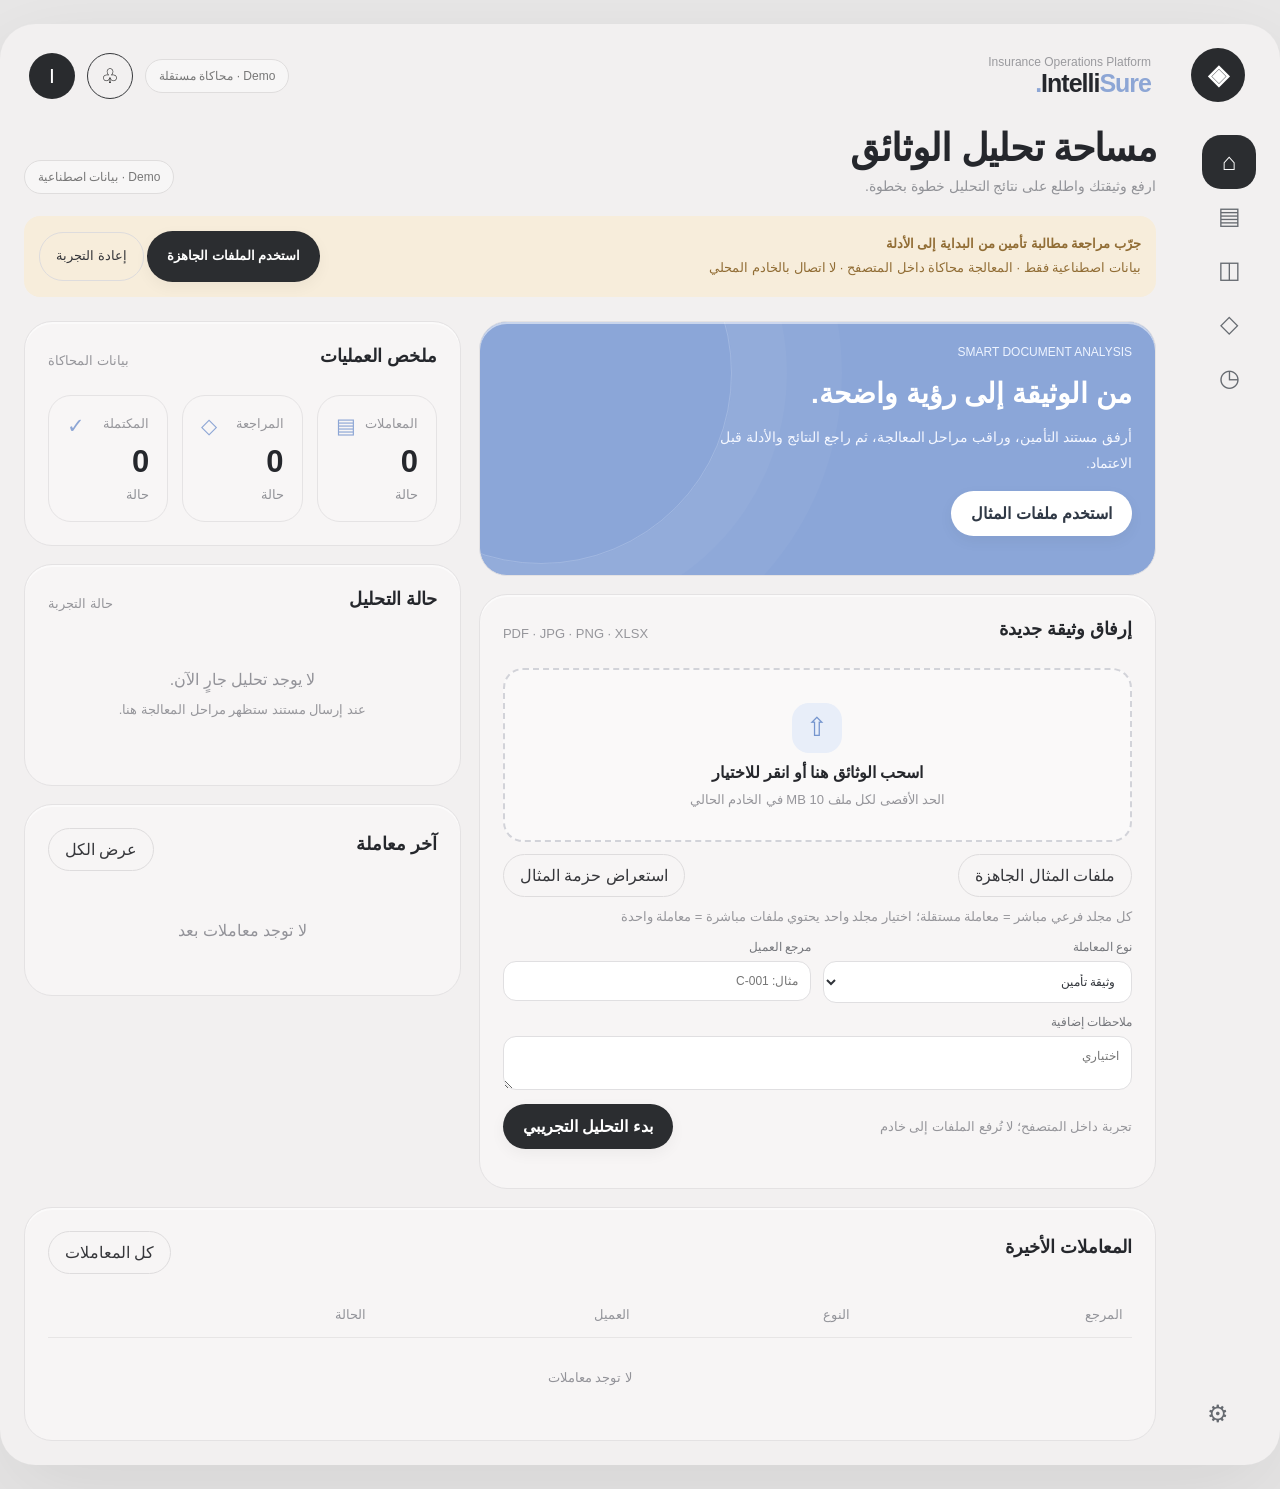
<file: demo/index.html>
<!doctype html><html lang="ar" dir="rtl"><head><meta name="description" content="جرّب مراجعة مطالبة تأمين بمستندات اصطناعية: عرض الأدلة والتصحيح وإعادة التحليل في محاكاة مستقلة."><meta charset="utf-8"><meta name="viewport" content="width=device-width,initial-scale=1"><title>IntelliSure · عرض تفاعلي مستقل</title><style>
:root{--bg:#e8e7e7;--panel:#f8f7f7;--ink:#25272c;--muted:#898b92;--blue:#839ed2;--line:#e5e3e4;--dark:#2b2d30;--good:#348b73;--warn:#c78c42;font-family:'Segoe UI',Tahoma,Arial,sans-serif}*{box-sizing:border-box}body{margin:0;background:var(--bg);color:var(--ink)}button,input,select,textarea{font:inherit}button{cursor:pointer;transition:transform .18s,background .2s,box-shadow .2s}button:active{transform:scale(.94)}button:focus-visible,input:focus-visible,textarea:focus-visible,select:focus-visible{outline:3px solid #9ab6e6;outline-offset:2px}button:hover{transform:translateY(-2px)}.shell{max-width:1480px;min-height:calc(100vh - 48px);margin:24px auto;background:#f2f0f0;border-radius:35px;padding:24px;box-shadow:0 30px 90px #25252518;display:flex;gap:24px}.rail{width:76px;flex-shrink:0;display:flex;flex-direction:column;align-items:center;gap:13px}.brand-icon{width:54px;height:54px;background:#292b2e;color:white;border-radius:50%;display:grid;place-items:center;font-size:27px;font-weight:800;margin-bottom:20px}.navbtn{border:0;width:54px;height:54px;border-radius:19px;background:transparent;color:#666a70;font-size:24px;position:relative}.navbtn:hover,.navbtn.active{background:var(--dark);color:white}.navbtn span{display:none;position:absolute;right:64px;top:9px;background:var(--dark);color:white;font-size:12px;padding:8px 11px;border-radius:8px;white-space:nowrap;z-index:9}.navbtn:hover span{display:block}.rail-end{margin-top:auto;display:flex;flex-direction:column;gap:10px}.workspace{min-width:0;flex:1}.topbar{display:flex;justify-content:space-between;align-items:center;gap:18px;padding:5px 5px 26px}.brand-title{font-size:25px;font-weight:850;letter-spacing:-1px}.eyebrow{font-size:12px;color:#9a9a9e}.top-actions{display:flex;align-items:center;gap:12px}.circle{border:1px solid #36383b;border-radius:50%;width:46px;height:46px;background:transparent;font-size:20px}.avatar{background:#292b2e;color:white;border-radius:50%;height:46px;width:46px;display:grid;place-items:center;font-size:21px}.heading{display:flex;justify-content:space-between;align-items:end;gap:14px;margin-bottom:22px}.heading h1{font-size:clamp(26px,3vw,40px);letter-spacing:-1.2px;margin:0 0 8px}.heading h1 em{font-style:normal;color:#829dd1}.sub{color:#929398;font-size:14px}.chip{display:inline-flex;gap:7px;align-items:center;padding:9px 13px;border:1px solid #dfdddd;border-radius:30px;font-size:12px;color:#777;background:#f7f6f6}.dot{height:8px;width:8px;border-radius:50%;background:#b5b5b5}.dot.online{background:#42a486}.dashboard{display:grid;grid-template-columns:minmax(0,1.55fr) minmax(280px,1fr);gap:18px}.card{border:1px solid #e4e2e3;border-radius:28px;background:#f7f5f5;padding:23px;min-width:0;box-shadow:0 2px 0 #fff8 inset}.card h2{font-size:18px;margin:0 0 10px}.card-head{display:flex;justify-content:space-between;align-items:center;margin-bottom:18px}.muted{color:#96969b;font-size:13px}.hero{background:#8ba6d8;color:#fff;position:relative;overflow:hidden;min-height:255px}.hero:after{content:'';position:absolute;width:380px;height:380px;border:1px solid #ffffff30;border-radius:50%;left:-130px;top:-140px;box-shadow:0 0 0 55px #ffffff08,0 0 0 110px #ffffff08;pointer-events:none}.hero h2{font-size:28px;max-width:520px;margin:0 0 10px}.hero p{max-width:450px;color:#f4f7ff;font-size:14px;line-height:1.9}.hero .primary{background:#fff;color:#303946}.hero>*{position:relative;z-index:1}.primary{border:0;background:#2b2d30;color:white;padding:13px 20px;border-radius:30px;font-weight:650;box-shadow:0 5px 15px #0000000c}.ghost{border:1px solid #dedcdd;background:transparent;color:#35363a;padding:11px 16px;border-radius:24px}.upload-zone{border:2px dashed #d2d3d9;border-radius:20px;min-height:174px;display:flex;align-items:center;justify-content:center;flex-direction:column;gap:10px;text-align:center;padding:22px;transition:.2s;background:#faf9f9;cursor:pointer}.upload-zone:hover,.upload-zone.drag{border-color:#829ed2;background:#f0f4fc;transform:translateY(-2px)}.upload-icon{height:50px;width:50px;border-radius:17px;background:#e8eef9;display:grid;place-items:center;color:#7595ce;font-size:26px}.formrow{display:grid;grid-template-columns:1fr 1fr;gap:12px;margin:14px 0}.field{display:flex;flex-direction:column;gap:7px;font-size:12px;color:#74767b}.field input,.field select,.field textarea{border:1px solid #e0dfe1;background:white;border-radius:13px;padding:12px;color:#30343a;width:100%;min-width:0}.wide{grid-column:1/-1}.stat-grid{display:grid;grid-template-columns:repeat(3,1fr);gap:14px}.stat{border:1px solid #e5e3e4;background:#f8f6f6;border-radius:23px;padding:18px}.stat strong{display:block;font-size:31px;margin:12px 0 5px}.stat small{color:#929398}.stat .mini{float:left;font-size:21px;color:#8da6d5}.table-wrap{overflow:auto}table{width:100%;border-collapse:collapse;text-align:right}th,td{padding:15px 9px;border-bottom:1px solid #e7e5e5;font-size:13px;white-space:nowrap}th{color:#93949a;font-weight:500}tr:last-child td{border-bottom:0}tbody tr{transition:background .2s}tbody tr:hover{background:#eceff7}.pill{font-size:11px;border-radius:25px;padding:7px 11px;background:#e9ebef;color:#6d737d;display:inline-block}.pill.review{background:#f8ebd9;color:#a57535}.pill.approved{background:#dff1e9;color:#34856e}.pill.processing,.pill.queued{background:#e3ecfb;color:#6689c5}.progress{height:8px;border-radius:12px;background:#e4e6eb;overflow:hidden}.progress>div{height:100%;background:#89a4d7;border-radius:12px;transition:width .6s}.steps{display:grid;gap:11px;margin:18px 0}.step{display:flex;align-items:center;gap:12px;padding:13px;border-radius:16px;background:#f1eff0;color:#777}.step.active{background:#e7eefb;color:#466ba9}.step.done{color:#2e876c}.spinner{width:22px;height:22px;border-radius:50%;border:3px solid #d4dff2;border-top-color:#7598d4;animation:spin 1s linear infinite}.step .stepicon{width:22px;text-align:center}.step.active .stepicon{display:none}.step:not(.active) .spinner{display:none}@keyframes spin{to{transform:rotate(360deg)}}.two{display:grid;grid-template-columns:1fr 1fr;gap:18px}.resultbox{background:#f0f0f1;border-radius:18px;padding:18px;line-height:1.9;overflow-wrap:anywhere}.kv{display:grid;grid-template-columns:130px 1fr;gap:10px;border-bottom:1px solid #e5e5e5;padding:10px 0;font-size:13px}.kv span{color:#898a90}.notice{background:#f7eddb;border-radius:16px;padding:15px;font-size:13px;color:#916d35;line-height:1.8}.empty{text-align:center;padding:32px;color:#939399}.toolbar{display:flex;justify-content:space-between;align-items:center;gap:12px;margin-bottom:16px;flex-wrap:wrap}.toast{position:fixed;bottom:25px;left:25px;background:#2d3035;color:white;padding:14px 20px;border-radius:16px;box-shadow:0 10px 30px #0002;z-index:20;max-width:360px}.hidden{display:none!important}.pulse{animation:pulse 1.7s infinite}@keyframes pulse{50%{opacity:.45}}.click-ripple{position:fixed;width:12px;height:12px;border:2px solid #6e94d3;border-radius:50%;pointer-events:none;z-index:100;animation:ripple .48s ease-out forwards}@keyframes ripple{to{transform:scale(5);opacity:0}}@media(max-width:1000px){.dashboard,.two{grid-template-columns:1fr}.stat-grid{grid-template-columns:repeat(3,1fr)}}@media(max-width:640px){.shell{margin:0;min-height:100vh;border-radius:0;padding:12px;gap:8px}.rail{width:48px}.navbtn,.brand-icon{width:44px;height:44px;font-size:19px}.card{padding:17px;border-radius:22px}.topbar{flex-wrap:wrap}.heading{align-items:start;flex-direction:column}.formrow{grid-template-columns:1fr}.stat-grid{grid-template-columns:1fr 1fr}.hero h2{font-size:23px}.circle{width:38px;height:38px}}@media(prefers-reduced-motion:reduce){*,*:before,*:after{animation:none!important;transition:none!important}}
.auth-pending .shell{display:none} #account-entry{padding:16px}</style><style id="evidence-review-styles">.review-workspace{display:grid;grid-template-columns:minmax(310px,.85fr) minmax(0,1.3fr);gap:22px;align-items:start}.review-workspace .card{background:#faf9f9}.evidence-list{display:flex;flex-direction:column;border-top:1px solid var(--line);margin-top:18px}.document-link{display:flex;align-items:center;justify-content:space-between;gap:12px;text-align:start;width:100%;border:0;border-bottom:1px solid var(--line);border-radius:0;background:transparent;padding:15px 12px;color:#444b56;transform:none!important}.document-link[aria-pressed=true]{background:#e9eef7;color:#314f7d;box-shadow:inset -3px 0 #7c98c7}.document-link span{overflow-wrap:anywhere;min-width:0}.document-link small{white-space:nowrap;color:#626b79}.document-link:hover{background:#edf0f5}.evidence-toolbar{display:flex;justify-content:space-between;gap:12px;align-items:center;flex-wrap:wrap;margin:20px 0 14px}.evidence-tabs{display:flex;gap:4px;background:#eeedef;padding:4px;border-radius:12px}.evidence-tabs button{border:0;background:transparent;border-radius:9px;padding:10px 14px;transform:none}.evidence-tabs button[aria-pressed=true]{background:#fafafa;color:#2f507e;box-shadow:0 1px 4px #26344a14}.evidence-reader{background:#fff;border:1px solid #e0e1e5;border-radius:14px;overflow:hidden}.evidence-reader iframe{display:block;width:100%;height:620px;border:0;background:#eceef1}.evidence-reader img{display:block;max-width:100%;max-height:650px;object-fit:contain;margin:auto}.source-text{white-space:pre-wrap;overflow-wrap:anywhere;line-height:1.95;font-family:Segoe UI,Tahoma,Arial,sans-serif;font-size:15px;margin:0;padding:24px;color:#303744;max-height:650px;overflow:auto}.reader-message{padding:30px;line-height:1.9;color:#586372}.reader-caption{display:flex;justify-content:space-between;align-items:center;gap:12px;flex-wrap:wrap;font-size:13px;color:#606978;margin:12px 0}.reader-caption a{color:#3e5e91}.review-findings{margin-top:24px}.finding-button{width:100%;text-align:start;display:flex;align-items:start;gap:12px;background:transparent;border:0;border-bottom:1px solid #e6dfd3;padding:18px 4px;color:#343941;transform:none!important;border-radius:0}.finding-button:hover{background:#f7f2e9}.finding-index{display:grid;place-items:center;flex-shrink:0;width:26px;height:26px;background:#f1e3c9;color:#88612c;border-radius:8px;font-size:12px}.finding-body{flex:1;min-width:0}.finding-body strong{display:block;font-size:14px;line-height:1.7}.finding-body small{display:block;font-size:13px;color:#6e6d69;line-height:1.8;margin-top:4px}.finding-arrow{color:#657692;margin-top:3px}.finding-detail{background:#f4f0e8;border-radius:14px;padding:18px;margin-top:18px;line-height:1.9}.finding-detail h3{font-size:16px;margin:0 0 8px}.source-match{margin:14px 0 0;border-top:1px solid #dbd6cd;padding-top:14px}.source-match blockquote{margin:8px 0;padding:0 14px;border-inline-start:3px solid #b2bfd2;font-size:14px;white-space:pre-wrap;overflow-wrap:anywhere}.source-action{border:0;padding:6px 0;background:transparent;color:#3f5f91;text-decoration:underline;transform:none!important}.review-kv{display:grid;grid-template-columns:125px minmax(0,1fr);gap:16px;padding:13px 0;border-bottom:1px solid var(--line);font-size:14px;line-height:1.8}.review-kv span{color:#727782}.review-kv strong{font-weight:500;overflow-wrap:anywhere}.review-summary{line-height:1.95;font-size:15px;margin:12px 0 24px}.review-history{margin-top:24px;border-top:1px solid var(--line);padding-top:18px}.evidence-page-select{padding:8px 12px;border:1px solid #dadde2;border-radius:9px;background:#fff;color:#384253}.review-status{font-size:12px;color:#69778b;margin-top:5px}@media(max-width:1050px){.review-workspace{grid-template-columns:1fr}.evidence-reader iframe{height:540px}}@media(max-width:640px){.source-text{padding:16px}.review-kv{grid-template-columns:100px minmax(0,1fr)}.evidence-reader iframe{height:430px}.document-link{padding:14px 8px}}@media(prefers-reduced-motion:no-preference){.finding-button,.document-link{transition:background .16s ease}}
</style><link rel="stylesheet" href="review-center.css"></head><body ><div class="shell"><aside class="rail"><div class="brand-icon">◈</div><div id="nav"></div><div class="rail-end"><button class="navbtn" onclick="go('settings')" aria-label="الإعدادات">⚙<span>الإعدادات</span></button></div></aside><main class="workspace"><header class="topbar"><div><div class="eyebrow">Insurance Operations Platform</div><div class="brand-title">Intelli<span style="color:#8da6d5">Sure.</span></div></div><div class="top-actions"><span class="chip" id="connection"><i class="dot"></i> وضع العرض</span><button class="circle" onclick="go('review')" aria-label="مركز المراجعة">♧</button><div class="avatar">I</div></div></header><section class="heading"><div><h1 id="title">مرحبًا بك في <em>مساحة التحليل</em></h1><div class="sub" id="subtitle">ارفع مستندًا، وتابع التحليل والمراجعة من مكان واحد.</div></div><span class="chip">Demo · بيانات اصطناعية</span></section><div id="content"></div></main></div><div id="toast" class="toast hidden" role="status"></div><input id="fileinput" type="file" accept=".pdf,.png,.jpg,.jpeg,.xlsx" multiple hidden><input id="folderinput" type="file" webkitdirectory directory multiple hidden><script>
const nav=[['home','⌂','الرئيسية'],['cases','▤','المعاملات'],['results','◫','النتائج'],['review','◇','المراجعة'],['audit','◷','السجل']];let page='home',files=[],token='',connected=false,busy=false,currentId='',poller=null;let cases=[{id:'DEMO-1042',kind:'مطالبة مركبة',client:'عميل تجريبي',status:'review',created_at:'2026-11-22',result:JSON.stringify({summary:'نموذج توضيحي لعرض ملخص التحليل. يجب مراجعة المستند والمصادر قبل أي قرار.',extracted:{'نوع المستند':'مطالبة تأمين','رقم الوثيقة':'DEMO-4821','تاريخ المستند':'2026-11-20'},flags:['بيان يحتاج تأكيد المشرف']})},{id:'DEMO-1041',kind:'وثيقة تأمين',client:'حالة تجريبية',status:'approved',created_at:'2026-11-21'},{id:'DEMO-1040',kind:'مطالبة صحية',client:'حالة تجريبية',status:'processing',created_at:'2026-11-21'}];let logs=[];const $=id=>document.getElementById(id);const esc=s=>String(s??'').replace(/[&<>"']/g,c=>({'&':'&amp;','<':'&lt;','>':'&gt;','"':'&quot;',"'":'&#39;'}[c]));function toast(s){$('toast').textContent=s;$('toast').classList.remove('hidden');setTimeout(()=>$('toast').classList.add('hidden'),3500)}function badge(s){let names={draft:'مسودة',queued:'في الانتظار',processing:'قيد التحليل',review:'تحتاج مراجعة',approved:'معتمدة',rejected:'مرفوضة'};return `<span class="pill ${esc(s)}">${names[s]||esc(s)}</span>`}function go(p){page=p;render();window.scrollTo({top:0,behavior:'smooth'})}function render(){let titles={home:['مساحة تحليل الوثائق','ارفع وثيقتك واطلع على نتائج التحليل خطوة بخطوة.'],cases:['إدارة المعاملات','جميع الطلبات وحالات المعالجة.'],results:['نتائج التحليل','تفاصيل التحليل والمعلومات المستخرجة وملاحظات المراجعة.'],review:['مركز المراجعة','تحقق بشري قبل اتخاذ أي قرار.'],audit:['سجل النشاط','متابعة الأحداث والتعديلات.'],settings:['إعدادات الاتصال','ربط الواجهة بالخادم المحلي.']};$('title').textContent=titles[page][0];$('subtitle').textContent=titles[page][1];$('nav').innerHTML=nav.map(([id,ic,label])=>`<button class="navbtn ${page===id?'active':''}" onclick="go('${id}')" aria-label="${label}">${ic}<span>${label}</span></button>`).join('');$('connection').innerHTML=`<i class="dot ${connected?'online':''}"></i> ${connected?'متصل بالخادم':'وضع العرض'}`;$('content').innerHTML=({home,casePage,resultPage,reviewPage,auditPage,settingsPage}[{home:'home',cases:'casePage',results:'resultPage',review:'reviewPage',audit:'auditPage',settings:'settingsPage'}[page]]||home)();if(page==='results'&&connected&&currentId)loadDetail(currentId);if(page==='audit'&&connected)loadAudit()}
function home(){return `<div class="dashboard"><div style="display:grid;gap:18px"><section class="card hero"><div class="eyebrow" style="color:#eef4ff;margin-bottom:18px">SMART DOCUMENT ANALYSIS</div><h2>من الوثيقة إلى رؤية واضحة.</h2><p>أرفق مستند التأمين، وراقب مراحل المعالجة، ثم راجع النتائج والأدلة قبل الاعتماد.</p><button class="primary" onclick="loadDemoSample()">استخدم ملفات المثال</button></section><section class="card"><div class="card-head"><h2>إرفاق وثيقة جديدة</h2><span class="muted">PDF · JPG · PNG · XLSX</span></div><div class="upload-zone" id="drop" onclick="loadDemoSample()" ondragover="event.preventDefault();this.classList.add('drag')" ondragleave="this.classList.remove('drag')" ondrop="dropFiles(event)"><div class="upload-icon">⇧</div><strong>${files.length?files.length+' ملف محدد':'اسحب الوثائق هنا أو انقر للاختيار'}</strong><span class="muted">${files.length?files.map(f=>esc(f.name)).join(' · '):'الحد الأقصى لكل ملف 10 MB في الخادم الحالي'}</span></div><div class="toolbar" style="margin-top:12px;flex-wrap:wrap"><button class="ghost" onclick="loadDemoSample()">ملفات المثال الجاهزة</button><button class="ghost" onclick="loadDemoSample()">استعراض حزمة المثال</button><span class="muted">كل مجلد فرعي مباشر = معاملة مستقلة؛ اختيار مجلد واحد يحتوي ملفات مباشرة = معاملة واحدة</span></div><div class="formrow"><label class="field">نوع المعاملة<select id="kind"><option>وثيقة تأمين</option><option>مطالبة تأمين مركبة</option><option>مطالبة تأمين صحي</option><option>طلب مراجعة مستندات</option></select></label><label class="field">مرجع العميل<input id="client" placeholder="مثال: C-001"></label><label class="field wide">ملاحظات إضافية<textarea id="notes" rows="2" placeholder="اختياري"></textarea></label></div><div class="toolbar"><span class="muted">${connected?'تجربة داخل المتصفح؛ لا تُرفع الملفات إلى خادم':'وضع العرض: لن يتم رفع أي ملف'}</span><button class="primary" id="submit" onclick="submit()" ${busy?'disabled':''}>✦ بدء التحليل</button></div></section></div><div style="display:grid;gap:18px;align-content:start"><section class="card"><div class="card-head"><h2>ملخص العمليات</h2><span class="muted">${connected?'بيانات المحاكاة':'بيانات توضيحية'}</span></div><div class="stat-grid">${[['المعاملات',cases.length,'▤'],['المراجعة',cases.filter(c=>c.status==='review').length,'◇'],['المكتملة',cases.filter(c=>c.status==='approved').length,'✓']].map(([n,v,i])=>`<div class="stat"><span class="muted">${n}</span><span class="mini">${i}</span><strong>${v}</strong><small>حالة</small></div>`).join('')}</div></section><section class="card"><div class="card-head"><h2>حالة التحليل</h2><span class="muted">حالة التجربة</span></div><div id="analysisStatus">${analysisStatus()}</div></section><section class="card"><div class="card-head"><h2>آخر معاملة</h2><button class="ghost" onclick="go('cases')">عرض الكل</button></div>${cases.length?`<strong>${esc(cases[0].id)}</strong><p class="muted">${esc(cases[0].kind)} · ${esc(cases[0].client)}</p>${badge(cases[0].status)}<div style="margin-top:16px"><button class="ghost" onclick="openResult('${esc(cases[0].id)}')">عرض التفاصيل ←</button></div>`:'<div class="empty">لا توجد معاملات بعد</div>'}</section></div></div><section class="card" style="margin-top:18px"><div class="card-head"><h2>المعاملات الأخيرة</h2><button class="ghost" onclick="go('cases')">كل المعاملات</button></div>${table(cases.slice(0,5))}</section>`}
function analysisStatus(){let c=cases.find(x=>x.id===currentId)||cases.find(x=>['processing','queued'].includes(x.status));if(!c)return `<div class="empty">لا يوجد تحليل جارٍ الآن.<p class="muted">عند إرسال مستند ستظهر مراحل المعالجة هنا.</p></div>`;let done=['review','approved','rejected'].includes(c.status),active=['processing','queued'].includes(c.status);return `<div class="muted">${esc(c.id)} ${badge(c.status)}</div><div class="steps">${[['✓','استلام الوثيقة'],['⌁','إرسال إلى n8n'],['◈','انتظار نتيجة التحليل'],['◇','المراجعة البشرية']].map(([ic,n],i)=>`<div class="step ${i===0?'done':i===1&&active?'done':i===2&&active?'active':i===3&&done?'done':''}"><span class="stepicon">${ic}</span><span class="spinner"></span><span>${n}</span></div>`).join('')}</div><div class="progress"><div style="width:${done?100:active?65:12}%"></div></div><p class="muted">${active?'بانتظار استجابة النظام الفعلية، وليست نسبة إنجاز محسوبة.':done?'وصلت النتيجة؛ راجعها قبل الاعتماد.':'المعاملة لم تبدأ المعالجة بعد.'}</p><button class="ghost" onclick="openResult('${esc(c.id)}')">تفاصيل المعاملة</button>`}
function table(arr){return `<div class="table-wrap"><table><thead><tr><th>المرجع</th><th>النوع</th><th>العميل</th><th>الحالة</th><th></th></tr></thead><tbody>${arr.map(c=>`<tr><td><b>${esc(c.id)}</b></td><td>${esc(c.kind)}</td><td>${esc(c.client)}</td><td>${badge(c.status)}</td><td><button class="ghost" onclick="openResult('${esc(c.id)}')">عرض</button></td></tr>`).join('')||'<tr><td colspan="5" class="empty">لا توجد معاملات</td></tr>'}</tbody></table></div>`}function casePage(){return `<section class="card"><div class="toolbar"><h2>المعاملات</h2><input id="search" placeholder="ابحث عن معاملة..." oninput="filterRows(this.value)" style="padding:12px;border:1px solid #ddd;border-radius:14px"></div><div id="rows">${table(cases)}</div></section>`}function filterRows(q){$('rows').innerHTML=table(cases.filter(c=>[c.id,c.kind,c.client].some(x=>String(x).toLowerCase().includes(q.toLowerCase()))))}function openResult(id){currentId=id;go('results')}
function resultPage(){let c=cases.find(x=>x.id===currentId)||cases[0];if(!c)return '<div class="card empty">لا توجد نتائج</div>';currentId=c.id;return `<div class="toolbar"><select id="pick" onchange="openResult(this.value)" style="padding:12px;border-radius:14px;border:1px solid #ddd">${cases.map(x=>`<option value="${esc(x.id)}" ${x.id===c.id?'selected':''}>${esc(x.id)} · ${esc(x.kind)}</option>`).join('')}</select>${badge(c.status)}</div><div class="two"><section class="card"><h2>نتيجة التحليل</h2><p class="muted">${esc(c.id)} · ${esc(c.client)}</p><div id="detail">${renderDetail(c)}</div></section><section class="card"><h2>المستندات والأدلة</h2><div id="docs" class="resultbox"><div class="empty">${connected?'جارٍ تحميل قائمة المستندات...':'معاينة المستندات غير متاحة في وضع العرض'}</div></div><div class="notice" style="margin-top:18px">النتائج مساعدة للمراجع وليست قرارًا آليًا بشأن قبول المطالبة أو رفضها.</div></section></div>`}function renderDetail(c){let r;try{r=typeof c.result==='string'?JSON.parse(c.result):c.result}catch{r=null}if(!r)return `<div class="empty">${['processing','queued'].includes(c.status)?'<div class="spinner" style="margin:auto"></div><p>جاري انتظار نتيجة التحليل من n8n...</p>':'لم تصل نتيجة تحليل بعد.'}</div>`;let summary=r.summary||r.overview||r.analysis||r.message;let extracted=r.extracted||r.fields||r.extracted_data||{};let flags=r.flags||r.warnings||r.uncertainties||[];return `<div class="resultbox"><strong>ملخص التحليل</strong><p>${esc(typeof summary==='string'?summary:'لم يقدم النظام ملخصًا نصيًا واضحًا.')}</p></div><h2 style="margin-top:22px">البيانات المستخرجة</h2>${Object.keys(extracted).length?Object.entries(extracted).map(([k,v])=>`<div class="kv"><span>${esc(k)}</span><strong>${esc(typeof v==='object'?JSON.stringify(v):v)}</strong></div>`).join(''):'<p class="muted">لم تتوفر حقول منظمة. يمكنك مراجعة البيانات الخام أدناه.</p>'}<h2 style="margin-top:22px">ملاحظات وتحقق</h2>${flags.length?flags.map(f=>`<div class="notice" style="margin:8px 0">⚠ ${esc(typeof f==='object'?JSON.stringify(f):f)}</div>`).join(''):'<p class="muted">لم يرسل النظام قائمة ملاحظات منفصلة.</p>'}<details style="margin-top:20px"><summary>عرض نتيجة JSON الكاملة</summary><pre style="white-space:pre-wrap;overflow-wrap:anywhere;font-size:12px">${esc(JSON.stringify(r,null,2))}</pre></details>`}function reviewPage(){let arr=cases.filter(c=>c.status==='review');return `<section class="card"><h2>المعاملات بانتظار المراجعة</h2><div class="notice">لا تعتمد النتائج إلا بعد مقارنة المعلومات مع المستند الأصلي والتحقق من صلاحيات المراجع.</div>${arr.map(c=>`<div class="resultbox" style="margin-top:14px"><div class="toolbar"><b>${esc(c.id)} · ${esc(c.kind)}</b>${badge(c.status)}</div><button class="ghost" onclick="openResult('${esc(c.id)}')">مراجعة النتيجة</button>${connected?`<label class="field" style="margin:15px 0">سبب القرار<textarea id="note-${esc(c.id)}" rows="2" placeholder="سبب مكتوب إلزامي"></textarea></label><button class="primary" onclick="decide('${esc(c.id)}','approve')">اعتماد</button> <button class="ghost" onclick="decide('${esc(c.id)}','reject')">رفض</button>`:'<p class="muted">الاعتماد غير متاح في وضع العرض</p>'}</div>`).join('')||'<div class="empty">لا توجد معاملات معلقة</div>'}</section>`}function auditPage(){return `<section class="card"><h2>سجل الأحداث</h2><div id="auditRows">${logs.length?tableLogs():`<div class="empty">${connected?'جارٍ التحميل...':'السجل الفعلي متاح بعد الاتصال بالخادم'}</div>`}</div></section>`}function tableLogs(){return `<div class="table-wrap"><table><thead><tr><th>التاريخ</th><th>الإجراء</th><th>المستخدم</th></tr></thead><tbody>${logs.map(x=>`<tr><td>${esc(x.created_at)}</td><td>${esc(x.action)}</td><td>${esc(x.actor)}</td></tr>`).join('')}</tbody></table></div>`}function settingsPage(){return `<div class="two"><section class="card"><h2>الاتصال المحلي</h2><p class="muted">أدخل رمز API الذي استخدمته عند تشغيل الخادم. يبقى في ذاكرة الصفحة فقط.</p><label class="field">API Token<input id="token" type="password" autocomplete="off" placeholder="الرمز المحلي"></label><div style="margin-top:18px"><button class="primary" onclick="connect()">اتصال وتحديث البيانات</button> <button class="ghost" onclick="disconnect()">قطع الاتصال</button></div><p class="muted">${connected?'الخادم متصل':'وضع العرض فقط'}</p></section><section class="card"><h2>معلومات النظام</h2><div class="kv"><span>Backend</span><b>Python · Local API</b></div><div class="kv"><span>n8n</span><b>حسب إعدادات الخادم</b></div><div class="kv"><span>النتائج</span><b>تتطلب مراجعة بشرية</b></div><div class="notice">توصية: لا تستخدم بيانات تأمين حقيقية قبل إكمال المصادقة والتشفير والاختبارات الأمنية.</div></section></div>`}
async function api(path,method='GET',body=null,headers={}){let h={Authorization:'Bearer '+token,...headers};let data=body;if(body&&!(body instanceof Blob)){h['Content-Type']='application/json';data=JSON.stringify(body)}let res=await fetch('/api'+path,{method,headers:h,body:data});let j=await res.json();if(!res.ok)throw Error(j.error||'HTTP '+res.status);return j}async function connect(){let t=$('token').value.trim();if(!t)return toast('أدخل الرمز أولًا');token=t;try{await refresh();connected=true;toast('تم الاتصال بالخادم');render()}catch(e){token='';toast('فشل الاتصال: '+e.message)}}function disconnect(){token='';connected=false;cases=cases.filter(x=>x.id.startsWith('DEMO-'));render()}async function refresh(){let arr=await api('/cases');cases=arr;return arr}async function loadDetail(id){try{let c=await api('/cases/'+encodeURIComponent(id));if(currentId!==id||page!=='results')return;let el=$('detail');if(el)el.innerHTML=renderDetail(c);let docs=$('docs');if(docs)docs.innerHTML=c.documents?.length?c.documents.map(d=>`<div class="kv"><span>📄</span><strong>${esc(d.original_name)}</strong></div>`).join(''):'<div class="empty">لا توجد مستندات مسجلة</div>'}catch(e){toast(e.message)}}async function loadAudit(){try{logs=await api('/audit');if(page==='audit')$('auditRows').innerHTML=tableLogs()}catch(e){toast(e.message)}}async function decide(id,decision){let note=$('note-'+id)?.value.trim();if(!note)return toast('اكتب سبب القرار');if(!confirm('تأكيد القرار بعد مراجعة المستندات؟'))return;try{await api('/cases/'+encodeURIComponent(id)+'/review','POST',{decision,note},{'X-Role':'supervisor'});await refresh();render();toast('تم تسجيل القرار')}catch(e){toast(e.message)}}function dropFiles(e){e.preventDefault();e.stopPropagation();files=Array.from(e.dataTransfer.files);render()}$('fileinput').addEventListener('change',e=>{files=Array.from(e.target.files);render()});$('folderinput').addEventListener('change',e=>{files=Array.from(e.target.files).filter(f=>/\.(pdf|png|jpe?g|xlsx)$/i.test(f.name));render();toast('تم اختيار '+files.length+' مستند من المجلد')});async function submit(){let kind=$('kind').value,client=$('client').value.trim(),notes=$('notes').value;if(!client||!files.length)return toast('أدخل مرجع العميل واختر مستندًا');if(!connected)return toast('اتصل بالخادم من الإعدادات أولًا');if(files.some(f=>f.size>10*1024*1024))return toast('ملف أكبر من 10 MB');let groups=new Map();for(let f of files){let path=f.webkitRelativePath||'',parts=path.split('/').filter(Boolean);let group=parts.length>2?parts[1]:'معاملة واحدة';if(!groups.has(group))groups.set(group,[]);groups.get(group).push(f)}if(groups.size>1&&!confirm('سيتم إنشاء '+groups.size+' معاملات منفصلة. هل تريد المتابعة؟'))return;busy=true;$('submit').disabled=true;$('submit').textContent='جاري إرسال الملفات...';let success=0,errors=[];try{for(let [group,docs] of groups){try{let c=await api('/cases','POST',{kind,client,notes:notes+(groups.size>1?' | مجلد: '+group:'')});currentId=c.id;for(let f of docs)await api('/cases/'+encodeURIComponent(c.id)+'/documents','POST',f,{'X-Filename':f.name});let r=await api('/cases/'+encodeURIComponent(c.id)+'/submit','POST',{});success++;if(r.warning)errors.push(group+': '+r.warning)}catch(e){errors.push(group+': '+e.message)}}files=[];await refresh();go('cases');toast('تم إنشاء '+success+' معاملات. '+(errors.length?'تنبيهات: '+errors.join('؛ '):''));startPolling()}finally{busy=false;if(page==='home')render()}}function startPolling(){clearInterval(poller);let count=0;poller=setInterval(async()=>{if(!connected||count++>120){clearInterval(poller);return}try{await refresh();if(page==='home')$('analysisStatus').innerHTML=analysisStatus();let c=cases.find(x=>x.id===currentId);if(c&&!['queued','processing'].includes(c.status)){clearInterval(poller);toast('وصل تحديث جديد للمعاملة');render()}}catch{}},5000)}document.addEventListener('pointerdown',e=>{if(e.pointerType==='mouse'&&!matchMedia('(prefers-reduced-motion: reduce)').matches){let d=document.createElement('div');d.className='click-ripple';d.style.left=e.clientX-6+'px';d.style.top=e.clientY-6+'px';document.body.append(d);setTimeout(()=>d.remove(),500)}});render();
</script><script>
// Functional additions using the existing interface components and styling.
const baseRenderDetail=renderDetail;
renderDetail=function(c){
 let html=baseRenderDetail(c);
 if(!connected)return html;
 if(c.status==='failed')return html+`<div class="notice">تعذرت المعالجة. راجع حالة الربط ثم أعد المحاولة.</div><button class="primary" onclick="retryCase('${esc(c.id)}')">إعادة المحاولة</button>`;
 if(c.status!=='review')return html;
 let r={};try{r=typeof c.result==='string'?JSON.parse(c.result):c.result||{}}catch{}
 const fields=r.extracted||{};
 const labels={policy_number:'رقم الوثيقة',accident_date:'تاريخ الحادث (YYYY-MM-DD)',vehicle_plate:'رقم المركبة',claim_type:'نوع المطالبة',incident_description:'وصف الحادث'};
 html+=`<details style="margin-top:24px"><summary>تصحيح البيانات وإعادة التحليل</summary><p class="muted">يُحفظ التصحيح بإصدار جديد وسبب مكتوب، وتبقى الأدلة والنتائج السابقة محفوظة.</p><form id="correction-form" onsubmit="reanalyzeCase(event,'${esc(c.id)}')"><div class="formrow">${Object.entries(labels).map(([key,label])=>`<label class="field ${key==='incident_description'?'wide':''}">${label}<input name="${key}" value="${esc(fields[key]||'')}" ${key==='accident_date'?'type="date"':''} maxlength="${key==='incident_description'?10000:150}" required></label>`).join('')}<label class="field wide">سبب التصحيح أو إعادة التحقق<textarea name="reason" required maxlength="2000" rows="3"></textarea></label></div><button class="primary" type="submit">حفظ التصحيح وإعادة التحليل</button></form></details>`;
 return html;
};
loadDetail=async function(id){
 try{
  const c=await api('/cases/'+encodeURIComponent(id));
  if(currentId!==id||page!=='results')return;
  if($('detail'))$('detail').innerHTML=renderDetail(c);
  let evidence=[];try{evidence=await api('/cases/'+encodeURIComponent(id)+'/evidence')}catch{}
  if(currentId!==id||page!=='results')return;
  if($('docs'))$('docs').innerHTML=(c.documents||[]).map(d=>{
   const e=evidence.find(x=>x.document_id===d.id);
   return `<section style="margin-bottom:18px"><strong>${esc(d.original_name)}</strong><p><button class="ghost" onclick="downloadEvidence('${esc(d.id)}','${esc(d.id)}')">تحميل المستند الأصلي</button></p><small>${esc(e?.method||'لم يعالج بعد')} · ${esc(e?.status||'pending')}</small>${(e?.uncertainties||[]).map(u=>`<div class="notice">${esc(u)}</div>`).join('')}${(e?.pages||[]).map(p=>`<details><summary>نص المصدر · الصفحة ${esc(p.page)}</summary><pre dir="auto" style="white-space:pre-wrap;overflow-wrap:anywhere;font-size:13px">${esc(p.text)}</pre></details>`).join('')}</section>`;
  }).join('')||'<p>لا توجد مستندات.</p>';
  const history=await api('/cases/'+encodeURIComponent(id)+'/history');
  if(currentId===id&&page==='results'&&$('docs'))$('docs').insertAdjacentHTML('beforeend',`<details style="margin-top:20px"><summary>سجل إصدارات التحليل (${history.length})</summary>${history.map(h=>`<details><summary>الإصدار ${esc(h.version)} · ${esc(h.created_at)}</summary><pre dir="auto" style="white-space:pre-wrap;overflow-wrap:anywhere;font-size:12px">${esc(JSON.stringify(JSON.parse(h.result),null,2))}</pre></details>`).join('')}</details>`);
 }catch(e){toast(e.message)}
};
async function downloadEvidence(id,name){
 try{
  const r=await fetch('/api/documents/'+encodeURIComponent(id),{headers:{Authorization:'Bearer '+token}});
  if(!r.ok)throw Error('تعذر تحميل المستند');
  const url=URL.createObjectURL(await r.blob()),a=document.createElement('a');a.href=url;a.download=name;document.body.append(a);a.click();a.remove();setTimeout(()=>URL.revokeObjectURL(url),30000);
 }catch(e){toast(e.message)}
}
async function reanalyzeCase(event,id){
 event.preventDefault();const form=event.currentTarget,button=form.querySelector('button[type="submit"]');
 const data=new FormData(form),fields=Object.fromEntries([...data.entries()].filter(([key])=>key!=='reason'));
 button.disabled=true;
 try{
  await api('/cases/'+encodeURIComponent(id)+'/reanalyze','POST',{fields,note:data.get('reason')},{'X-Role':'supervisor'});
  currentId=id;await refresh();render();startPolling();toast('حُفظ التصحيح وبدأ إصدار تحليل جديد');
 }catch(e){button.disabled=false;toast(e.message)}
}
async function retryCase(id){
 try{await api('/cases/'+encodeURIComponent(id)+'/retry','POST',{});currentId=id;await refresh();render();startPolling();toast('بدأت إعادة المحاولة')}catch(e){toast(e.message)}
}
const baseBadge=badge;
badge=function(s){return s==='failed'?'<span class="pill review">تعذرت المعالجة</span>':s==='preparing'?'<span class="pill processing">استخراج المستندات</span>':baseBadge(s)};
const baseConnect=connect;
connect=async function(){await baseConnect();if(connected)startPolling()};
startPolling=function(){
 clearInterval(poller);
 poller=setInterval(async()=>{
  if(!connected){clearInterval(poller);return}
  try{
   const previous=new Map(cases.map(c=>[c.id,c.status]));await refresh();
   const changed=cases.some(c=>previous.has(c.id)&&previous.get(c.id)!==c.status);
   if(changed){if(page!=='results'||!$('correction-form'))render()}
  }catch{}
 },3000);
};

</script><script>
// Evidence links are derived from available page text, never from invented provenance.
let evidenceReview=null,reviewLoad=0;
const previousDetailRenderer=renderDetail;
const fieldLabels={claim_number:'رقم المعاملة',policy_number:'رقم الوثيقة',claim_type:'نوع المطالبة',accident_date:'تاريخ الحادث',vehicle_plate:'رقم المركبة',incident_description:'وصف الحادث'};
function reviewResult(c){try{return typeof c.result==='string'?JSON.parse(c.result):c.result||{}}catch{return {}}}
function findingInfo(raw){
 const text=typeof raw==='string'?raw:raw?.message||raw?.description||JSON.stringify(raw);
 if(/HOOD_REPAIR|hood|غطاء المحرك/i.test(text))return {key:'hood',title:'إصلاح غطاء المحرك يحتاج تحققًا',detail:(/850/.test(text)?'ورد تنبيه بشأن مبلغ 850 دينارًا لإصلاح الغطاء. ':'ورد تنبيه بشأن إصلاح غطاء المحرك. ')+'قارن الفاتورة مع تقرير الحادث والفحص؛ هذا تنبيه أولي وليس قرارًا باستحقاق المبلغ.',pattern:/hood|غطاء|850/i};
 if(/DOCUMENT_EVIDENCE_REQUIRES_REVIEW/.test(text))return {key:'evidence',title:'توجد معلومات في المستندات تحتاج مراجعة',detail:'ظهرت عبارات عن معلومات غير مؤكدة أو اختلافات. راجع المواضع المرتبطة أدناه في سياقها الأصلي.',pattern:/uncertain|discrepancy|not confirmed|غير مؤكد|تعارض/i};
 if(/POLICY_NOT_FOUND|Policy record was not found/i.test(text))return {key:'policy-missing',title:'لم يُعثر على سجل الوثيقة في قاعدة البيانات',detail:'هذا متعلق ببحث النظام في سجل السياسات؛ لا يعني أن ملف الوثيقة المرفوع غير موجود. تحقق من رقمها ومصدرها المعتمد.',field:'policy_number'};
 if(/UNVERIFIED_POLICY_SOURCE|Policy source has not been verified/i.test(text))return {key:'policy-source',title:'مصدر الوثيقة لم يُوثّق بعد',detail:'الوثيقة المرفوعة لا تمنح توثيقًا تلقائيًا لمصدر السياسة. يلزم التحقق من السجل المعتمد.',field:'policy_number'};
 if(/POLICY_STATUS_REQUIRES_REVIEW|not confirmed as ACTIVE/i.test(text))return {key:'policy-status',title:'حالة الوثيقة تحتاج تأكيدًا',detail:'لم يؤكد التحقق أن حالة الوثيقة فعّالة. راجع الحالة من مصدرها المعتمد.',field:'policy_number'};
 if(/CONFLICTING_POLICY_NUMBERS/.test(text))return {key:'policy-conflict',title:'رقم الوثيقة لا يتطابق بين البيانات والمستندات',detail:'قارن رقم الوثيقة المدخل مع الأرقام الظاهرة في المصادر؛ لم تُعدّل البيانات تلقائيًا.',pattern:/POL-[A-Z0-9-]+/i,field:'policy_number'};
 if(/NO_READABLE_TEXT|UNREADABLE_DOCUMENT|IMAGE_OCR_NOT_AVAILABLE/.test(text))return {key:text,title:'تعذر استخراج نص قابل للمراجعة',detail:'اعرض الأصل للتدقيق اليدوي. الصور أو ملفات PDF الممسوحة قد تحتاج OCR غير متوفر حاليًا.'};
 if(/DATE_OUTSIDE_POLICY_PERIOD|outside the recorded policy period/i.test(text))return {key:'date',title:'تاريخ الحادث خارج فترة الوثيقة المسجلة',detail:'راجع تاريخ الحادث وفترة الوثيقة. هذه نتيجة مقارنة أولية وليست قرار تغطية.',field:'accident_date'};
 if(/claim_data\./.test(text)){const field=text.split('claim_data.')[1]?.split(/\s/)[0];return {key:text,title:'بيان مطلوب يحتاج استكمالًا',detail:fieldLabels[field]||text,field}}
 return {key:text,title:'ملاحظة تحتاج مراجعتك',detail:text};
}
function collectFindings(result){
 const seen=new Set();return [...(result.flags||[]),...(result.findings||[])].map(findingInfo).filter(f=>{if(seen.has(f.key))return false;seen.add(f.key);return true});
}
function relatedSources(finding,evidence){
 if(!finding.pattern)return [];
 const matches=[];
 for(const doc of evidence)for(const page of doc.pages||[]){
  const lines=String(page.text||'').split('\n');const indices=lines.map((line,index)=>finding.pattern.test(line)?index:-1).filter(i=>i>=0);
  if(indices.length){const selected=new Set();for(const i of indices)for(let j=Math.max(0,i-1);j<=Math.min(lines.length-1,i+1);j++)selected.add(j);
   matches.push({document_id:doc.document_id,page:page.page,text:[...selected].sort((a,b)=>a-b).map(i=>lines[i]).join('\n')});}
 }return matches;
}
resultPage=function(){
 const c=cases.find(c=>c.id===currentId)||cases[0];if(!c)return '<section class="card"><div class="empty">اختر معاملة لعرض نتيجتها.</div></section>';
 currentId=c.id;
 return `<div class="toolbar"><span>${esc(c.id)} · ${esc(c.client)}</span>${badge(c.status)}</div><div class="review-workspace"><section class="card"><h2>نتيجة التحليل</h2><div id="detail" aria-live="polite"><p class="muted">جارٍ تحميل النتيجة…</p></div></section><section class="card" id="evidence-panel"><h2>المستندات والأدلة</h2><p class="muted">اختر اسم الملف لعرضه، أو انتقل إلى نصه المستخرج.</p><div id="docs" aria-live="polite"><p class="muted">جارٍ تحميل المستندات…</p></div></section></div>`;
};
renderDetail=function(c){
 const result=reviewResult(c);if(!c.result)return previousDetailRenderer(c);
 const fields=result.extracted||{};const findings=collectFindings(result);
 const local=result.analysis_type==='LOCAL_RULES_AND_DOCUMENT_EVIDENCE';
 let html=`<p class="review-summary">${esc(local?'اكتملت الفحوص الأولية. راجع البيانات المستخرجة والملاحظات المرتبطة بمصادرها قبل استكمال المراجعة.':result.summary||'وصلت نتيجة أولية تحتاج مراجعتك.')}</p><h2>البيانات المستخرجة</h2>${Object.entries(fields).map(([key,value])=>`<div class="review-kv" id="review-field-${esc(key)}"><span>${esc(fieldLabels[key]||key)}</span><strong dir="auto">${esc(key==='claim_type'&&value==='motor'?'مطالبة مركبة':typeof value==='object'?JSON.stringify(value):value)}</strong></div>`).join('')}<section class="review-findings"><h2>ملاحظات تحتاج تحققًا <small class="muted">${findings.length}</small></h2>${findings.map((f,i)=>`<button type="button" class="finding-button" onclick="showReviewFinding(${i})" aria-controls="finding-detail"><span class="finding-index">${i+1}</span><span class="finding-body"><strong>${esc(f.title)}</strong><small>${esc(f.detail)}</small></span><span class="finding-arrow" aria-hidden="true">←</span></button>`).join('')||'<p class="muted">لم ترد ملاحظات منفصلة. تبقى المراجعة البشرية مطلوبة.</p>'}<div id="finding-detail" tabindex="-1"></div></section>`;
 const old=previousDetailRenderer(c);const correction=old.indexOf('<details style="margin-top:24px">');if(correction>=0)html+=old.slice(correction);
 return html;
};
loadDetail=async function(id){
 const request=++reviewLoad;
 try{
  const [c,evidence,history]=await Promise.all([api('/cases/'+encodeURIComponent(id)),api('/cases/'+encodeURIComponent(id)+'/evidence'),api('/cases/'+encodeURIComponent(id)+'/history')]);
  if(request!==reviewLoad||currentId!==id||page!=='results')return;
  const old=evidenceReview;const result=reviewResult(c);
  evidenceReview={case_id:id,case:c,documents:c.documents||[],evidence,history,findings:collectFindings(result),selected:old?.case_id===id?old.selected:0,mode:old?.case_id===id?old.mode:'original',page:old?.case_id===id?old.page:0};
  $('detail').innerHTML=renderDetail(c);renderEvidenceWorkspace();
 }catch(e){if(request===reviewLoad&&page==='results'){$('docs').innerHTML=`<p class="notice">${esc(e.message)}</p>`;toast(e.message)}}
};
function renderEvidenceWorkspace(){
 const s=evidenceReview;if(!s||!$('docs'))return;
 if(!s.documents.length){$('docs').innerHTML='<div class="empty">لا توجد مستندات لهذه المعاملة.</div>';return}
 s.selected=Math.max(0,Math.min(s.selected,s.documents.length-1));
 $('docs').innerHTML=`<div class="evidence-list">${s.documents.map((d,i)=>`<button type="button" class="document-link" aria-pressed="${i===s.selected}" onclick="selectEvidence(${i},'original')"><span dir="auto">${esc(d.original_name)}</span><small>${esc((d.original_name.split('.').pop()||'').toUpperCase())} ↗</small></button>`).join('')}</div><div class="evidence-toolbar"><div class="evidence-tabs" aria-label="طريقة عرض الدليل"><button type="button" aria-pressed="${s.mode==='original'}" onclick="selectEvidence(${s.selected},'original')">المستند الأصلي</button><button type="button" aria-pressed="${s.mode==='text'}" onclick="selectEvidence(${s.selected},'text')">النص المستخرج</button></div><select id="evidence-page" class="evidence-page-select" aria-label="صفحة المصدر" onchange="changeEvidencePage(this.value)"></select></div><div id="evidence-reader"></div><details class="review-history"><summary>سجل إصدارات التحليل (${s.history.length})</summary>${s.history.map(h=>`<p>الإصدار ${esc(h.version)} · ${esc(h.created_at)}</p>`).join('')}</details>`;
 renderEvidenceReader();
}
function selectEvidence(index,mode,pageIndex=0){if(!evidenceReview)return;evidenceReview.selected=index;evidenceReview.mode=mode;evidenceReview.page=pageIndex;renderEvidenceWorkspace()}
function changeEvidencePage(value){evidenceReview.page=Number(value);renderEvidenceReader()}
function renderEvidenceReader(){
 const s=evidenceReview,d=s.documents[s.selected],e=s.evidence.find(e=>e.document_id===d.id),pages=e?.pages||[];
 s.page=Math.max(0,Math.min(s.page,Math.max(0,pages.length-1)));const p=pages[s.page];const selector=$('evidence-page');
 selector.innerHTML=pages.map((p,i)=>`<option value="${i}" ${i===s.page?'selected':''}>الصفحة ${esc(p.page)}</option>`).join('');selector.disabled=!pages.length;
 const url=demoDocumentUrl(d);const ext=d.original_name.split('.').pop().toLowerCase();
 let body;
 if(s.mode==='text')body=p?.text?.trim()?`<pre class="source-text" dir="auto">${esc(p.text)}</pre>`:'<p class="reader-message">لا يتوفر نص مستخرج لهذه الصفحة. يمكنك مراجعة المستند الأصلي.</p>';
 else if(ext==='pdf')body=`<iframe title="${esc('معاينة '+d.original_name)}" src="${url}#page=${Number(p?.page)||1}"></iframe>`;
 else if(['png','jpg','jpeg'].includes(ext))body=`<img src="${url}" alt="${esc(d.original_name)}">`;
 else body='<p class="reader-message">هذا النوع لا يملك عارضًا أصليًا داخل المتصفح. افتح «النص المستخرج» لمراجعته.</p>';
 $('evidence-reader').innerHTML=`<div class="reader-caption"><strong dir="auto">${esc(d.original_name)}</strong>${['pdf','png','jpg','jpeg'].includes(ext)?`<a href="${url}" target="_blank" rel="noopener noreferrer">فتح الأصل في تبويب مستقل ↗</a>`:''}</div><div class="evidence-reader">${body}</div>`;
}
function showReviewFinding(index){
 const s=evidenceReview;if(!s)return;const finding=s.findings[index];if(!finding)return;
 const matches=relatedSources(finding,s.evidence);
 $('finding-detail').innerHTML=`<section class="finding-detail"><h3>${esc(finding.title)}</h3><p>${esc(finding.detail)}</p>${matches.length?'<p class="muted">مواضع مرتبطة بالتنبيه وفق بحث نصي؛ تحقق من السياق في الأصل.</p>':`<p>${finding.field?'هذا التنبيه متعلق ببيانات النظام والتحقق، وليس اقتباسًا من مستند.':'لا يتوفر موضع نصي محدد لهذا التنبيه. راجع الأصول دون افتراض مصدر غير مسجل.'}</p>`}${matches.map((m,i)=>{const d=s.documents.find(d=>d.id===m.document_id);return `<div class="source-match"><button type="button" class="source-action" onclick="openFindingSource(${index},${i})">${esc(d?.original_name||'مستند')} · الصفحة ${esc(m.page)} ← عرض النص</button><blockquote dir="auto">${esc(m.text)}</blockquote></div>`}).join('')}</section>`;
 $('finding-detail').focus({preventScroll:true});$('finding-detail').scrollIntoView({behavior:matchMedia('(prefers-reduced-motion: reduce)').matches?'auto':'smooth',block:'nearest'});
}
function openFindingSource(findingIndex,matchIndex){
 const s=evidenceReview,m=relatedSources(s.findings[findingIndex],s.evidence)[matchIndex];if(!m)return;
 const index=s.documents.findIndex(d=>d.id===m.document_id);if(index<0)return;
 const e=s.evidence.find(e=>e.document_id===m.document_id);const p=e.pages.findIndex(p=>String(p.page)===String(m.page));selectEvidence(index,'text',Math.max(0,p));
 $('evidence-panel').scrollIntoView({behavior:matchMedia('(prefers-reduced-motion: reduce)').matches?'auto':'smooth',block:'start'});
}

</script><script src="review-center.js"></script><script src="demo-data.js"></script><script src="demo.js"></script></body></html>
</file>
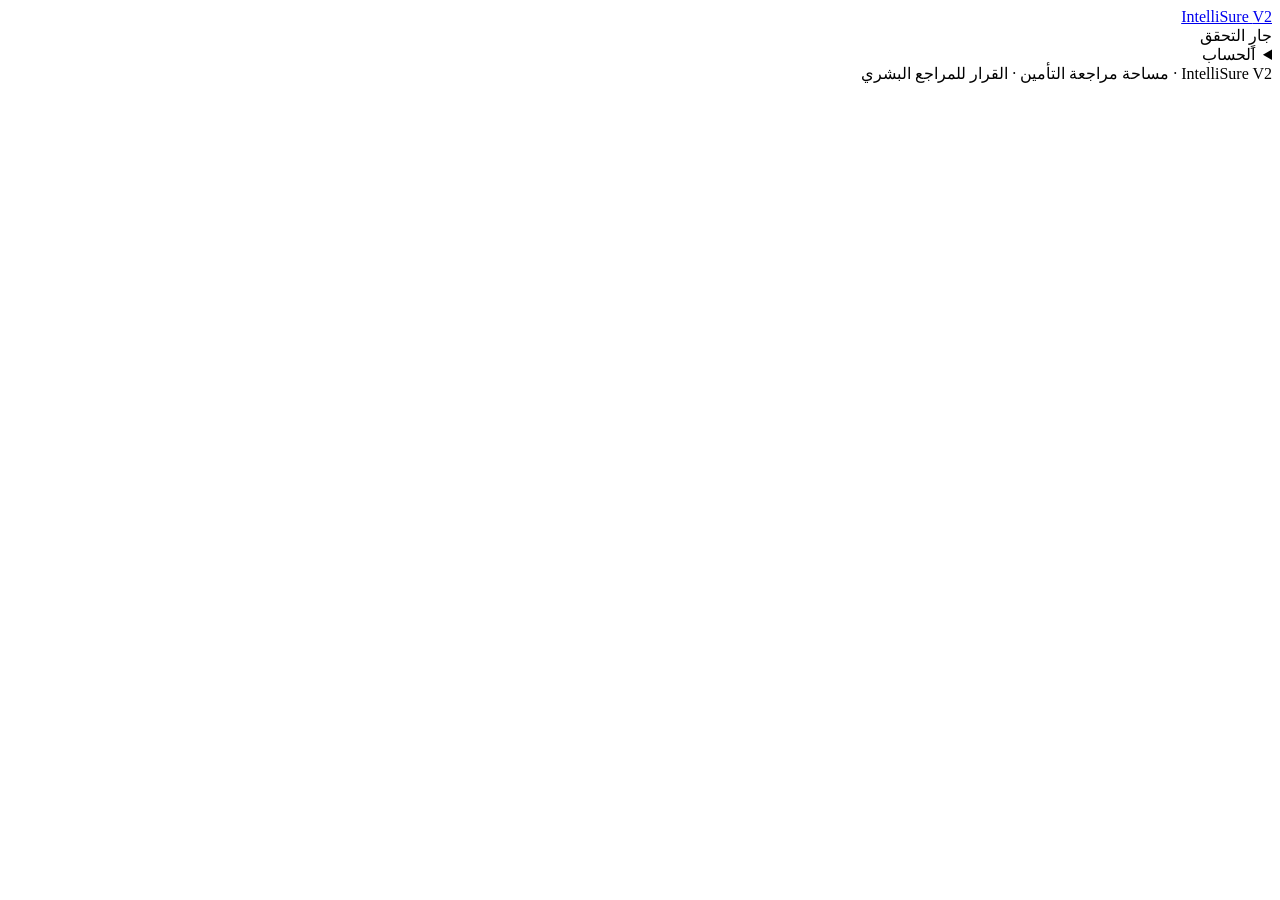
<file: workspace.html>
<!doctype html><html lang="ar" dir="rtl"><head><meta charset="utf-8"><meta name="viewport" content="width=device-width,initial-scale=1"><title>IntelliSure V2 — المعاملات</title><!-- WORKSPACE_STYLES --></head><body class="auth-pending"><div class="shell"><header class="app-header"><a class="wordmark" href="#/cases">IntelliSure <span>V2</span></a><nav id="nav" aria-label="التنقل الرئيسي"></nav><span id="service-indicator" role="status">جارٍ التحقق</span><details class="account-menu"><summary><span id="connection">الحساب</span></summary><strong id="account-name"></strong><a href="#/account">الحساب وحالة الخدمات</a><a href="#/audit">سجل النشاط</a><button class="text-button" onclick="disconnect()">تسجيل الخروج</button></details></header><main id="content"></main><footer class="app-footer">IntelliSure V2 · مساحة مراجعة التأمين · القرار للمراجع البشري</footer></div><input id="fileinput" type="file" accept=".pdf,.png,.jpg,.jpeg,.xlsx" multiple hidden><input id="folderinput" type="file" webkitdirectory multiple hidden><div id="toast" role="status" hidden></div><!-- WORKSPACE_SCRIPTS --></body></html>
</file>
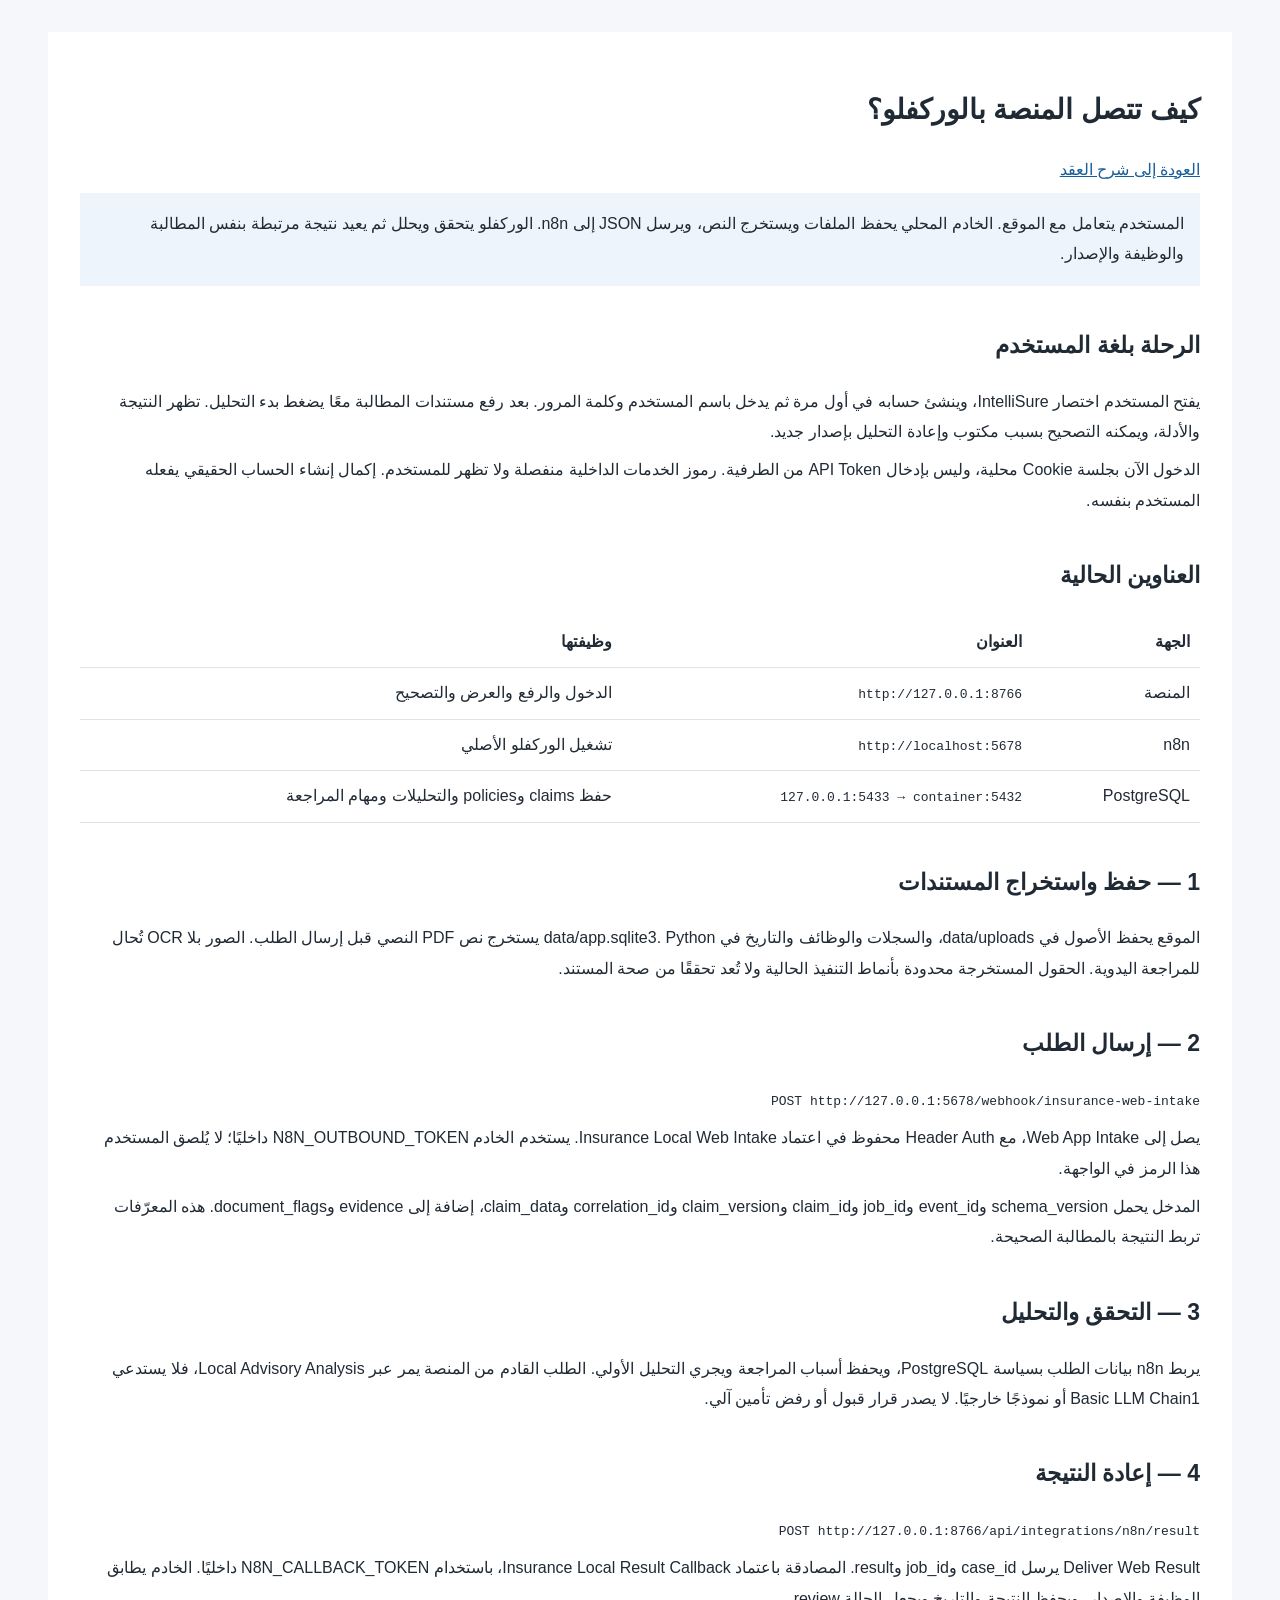
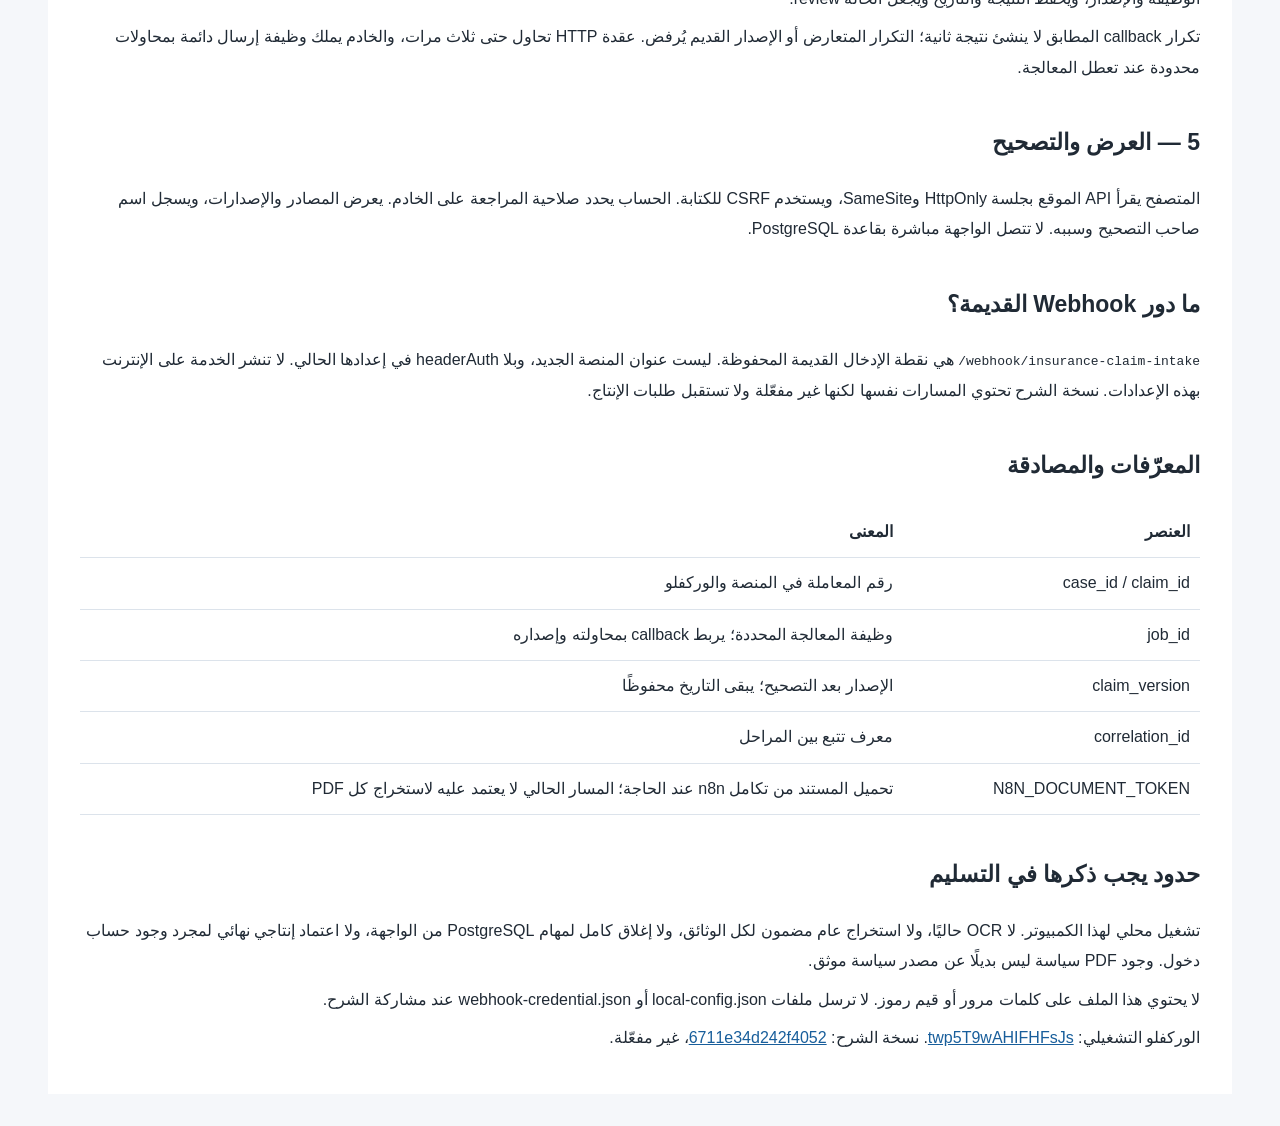
<file: docs/PLATFORM_CONNECTION_AR.html>
<!doctype html><html lang="ar" dir="rtl"><meta charset="utf-8"><meta name="viewport" content="width=device-width,initial-scale=1"><title>ربط منصة التأمين مع n8n</title><style>body{font-family:Segoe UI,Tahoma,Arial,sans-serif;color:#202a35;background:#f5f7fa;line-height:1.9;margin:0}main{max-width:1120px;margin:32px auto;padding:32px;background:white}h1{font-size:28px}h2{font-size:23px;margin-top:38px}h3{font-size:18px;margin-bottom:6px}p{margin:8px 0}a{color:#185e9b}code,bdi{direction:ltr;unicode-bidi:isolate}code{overflow-wrap:anywhere}article{border-top:1px solid #dce3eb;padding:18px 0}dl{display:grid;grid-template-columns:100px 1fr;gap:8px;margin:12px 0}dt{font-weight:600}dd{margin:0}nav{display:flex;flex-wrap:wrap;gap:14px}.notice{background:#fff3d5;padding:16px}.summary{background:#edf4fb;padding:16px}table{width:100%;border-collapse:collapse}td,th{border-bottom:1px solid #dce3eb;text-align:right;padding:10px;vertical-align:top}@media(max-width:700px){main{margin:0;padding:18px}dl{grid-template-columns:1fr}}@media print{body{background:white}main{margin:0;padding:0}article{break-inside:avoid}a{color:inherit}nav{display:none}}</style><main><h1>كيف تتصل المنصة بالوركفلو؟</h1><p><a href="WORKFLOW_GUIDE_AR.html">العودة إلى شرح العقد</a></p><p class="summary">المستخدم يتعامل مع الموقع. الخادم المحلي يحفظ الملفات ويستخرج النص، ويرسل JSON إلى n8n. الوركفلو يتحقق ويحلل ثم يعيد نتيجة مرتبطة بنفس المطالبة والوظيفة والإصدار.</p><h2>الرحلة بلغة المستخدم</h2><p>يفتح المستخدم اختصار IntelliSure، وينشئ حسابه في أول مرة ثم يدخل باسم المستخدم وكلمة المرور. بعد رفع مستندات المطالبة معًا يضغط بدء التحليل. تظهر النتيجة والأدلة، ويمكنه التصحيح بسبب مكتوب وإعادة التحليل بإصدار جديد.</p><p>الدخول الآن بجلسة Cookie محلية، وليس بإدخال API Token من الطرفية. رموز الخدمات الداخلية منفصلة ولا تظهر للمستخدم. إكمال إنشاء الحساب الحقيقي يفعله المستخدم بنفسه.</p><h2>العناوين الحالية</h2><table><tr><th>الجهة</th><th>العنوان</th><th>وظيفتها</th></tr><tr><td>المنصة</td><td><code>http://127.0.0.1:8766</code></td><td>الدخول والرفع والعرض والتصحيح</td></tr><tr><td>n8n</td><td><code>http://localhost:5678</code></td><td>تشغيل الوركفلو الأصلي</td></tr><tr><td>PostgreSQL</td><td><code>127.0.0.1:5433 → container:5432</code></td><td>حفظ claims وpolicies والتحليلات ومهام المراجعة</td></tr></table><h2>1 — حفظ واستخراج المستندات</h2><p>الموقع يحفظ الأصول في data/uploads، والسجلات والوظائف والتاريخ في data/app.sqlite3. Python يستخرج نص PDF النصي قبل إرسال الطلب. الصور بلا OCR تُحال للمراجعة اليدوية. الحقول المستخرجة محدودة بأنماط التنفيذ الحالية ولا تُعد تحققًا من صحة المستند.</p><h2>2 — إرسال الطلب</h2><p><code>POST http://127.0.0.1:5678/webhook/insurance-web-intake</code></p><p>يصل إلى Web App Intake، مع Header Auth محفوظ في اعتماد Insurance Local Web Intake. يستخدم الخادم N8N_OUTBOUND_TOKEN داخليًا؛ لا يُلصق المستخدم هذا الرمز في الواجهة.</p><p>المدخل يحمل schema_version وevent_id وjob_id وclaim_id وclaim_version وcorrelation_id وclaim_data، إضافة إلى evidence وdocument_flags. هذه المعرّفات تربط النتيجة بالمطالبة الصحيحة.</p><h2>3 — التحقق والتحليل</h2><p>يربط n8n بيانات الطلب بسياسة PostgreSQL، ويحفظ أسباب المراجعة ويجري التحليل الأولي. الطلب القادم من المنصة يمر عبر Local Advisory Analysis، فلا يستدعي Basic LLM Chain1 أو نموذجًا خارجيًا. لا يصدر قرار قبول أو رفض تأمين آلي.</p><h2>4 — إعادة النتيجة</h2><p><code>POST http://127.0.0.1:8766/api/integrations/n8n/result</code></p><p>Deliver Web Result يرسل case_id وjob_id وresult. المصادقة باعتماد Insurance Local Result Callback، باستخدام N8N_CALLBACK_TOKEN داخليًا. الخادم يطابق الوظيفة والإصدار، ويحفظ النتيجة والتاريخ ويجعل الحالة review.</p><p>تكرار callback المطابق لا ينشئ نتيجة ثانية؛ التكرار المتعارض أو الإصدار القديم يُرفض. عقدة HTTP تحاول حتى ثلاث مرات، والخادم يملك وظيفة إرسال دائمة بمحاولات محدودة عند تعطل المعالجة.</p><h2>5 — العرض والتصحيح</h2><p>المتصفح يقرأ API الموقع بجلسة HttpOnly وSameSite، ويستخدم CSRF للكتابة. الحساب يحدد صلاحية المراجعة على الخادم. يعرض المصادر والإصدارات، ويسجل اسم صاحب التصحيح وسببه. لا تتصل الواجهة مباشرة بقاعدة PostgreSQL.</p><h2>ما دور Webhook القديمة؟</h2><p><code>/webhook/insurance-claim-intake</code> هي نقطة الإدخال القديمة المحفوظة. ليست عنوان المنصة الجديد، وبلا headerAuth في إعدادها الحالي. لا تنشر الخدمة على الإنترنت بهذه الإعدادات. نسخة الشرح تحتوي المسارات نفسها لكنها غير مفعّلة ولا تستقبل طلبات الإنتاج.</p><h2>المعرّفات والمصادقة</h2><table><tr><th>العنصر</th><th>المعنى</th></tr><tr><td>case_id / claim_id</td><td>رقم المعاملة في المنصة والوركفلو</td></tr><tr><td>job_id</td><td>وظيفة المعالجة المحددة؛ يربط callback بمحاولته وإصداره</td></tr><tr><td>claim_version</td><td>الإصدار بعد التصحيح؛ يبقى التاريخ محفوظًا</td></tr><tr><td>correlation_id</td><td>معرف تتبع بين المراحل</td></tr><tr><td>N8N_DOCUMENT_TOKEN</td><td>تحميل المستند من تكامل n8n عند الحاجة؛ المسار الحالي لا يعتمد عليه لاستخراج كل PDF</td></tr></table><h2>حدود يجب ذكرها في التسليم</h2><p>تشغيل محلي لهذا الكمبيوتر. لا OCR حاليًا، ولا استخراج عام مضمون لكل الوثائق، ولا إغلاق كامل لمهام PostgreSQL من الواجهة، ولا اعتماد إنتاجي نهائي لمجرد وجود حساب دخول. وجود PDF سياسة ليس بديلًا عن مصدر سياسة موثق.</p><p>لا يحتوي هذا الملف على كلمات مرور أو قيم رموز. لا ترسل ملفات local-config.json أو webhook-credential.json عند مشاركة الشرح.</p><p>الوركفلو التشغيلي: <a href="http://localhost:5678/workflow/twp5T9wAHIFHFsJs">twp5T9wAHIFHFsJs</a>. نسخة الشرح: <a href="http://localhost:5678/workflow/6711e34d242f4052">6711e34d242f4052</a>، غير مفعّلة.</p></main></html>
</file>
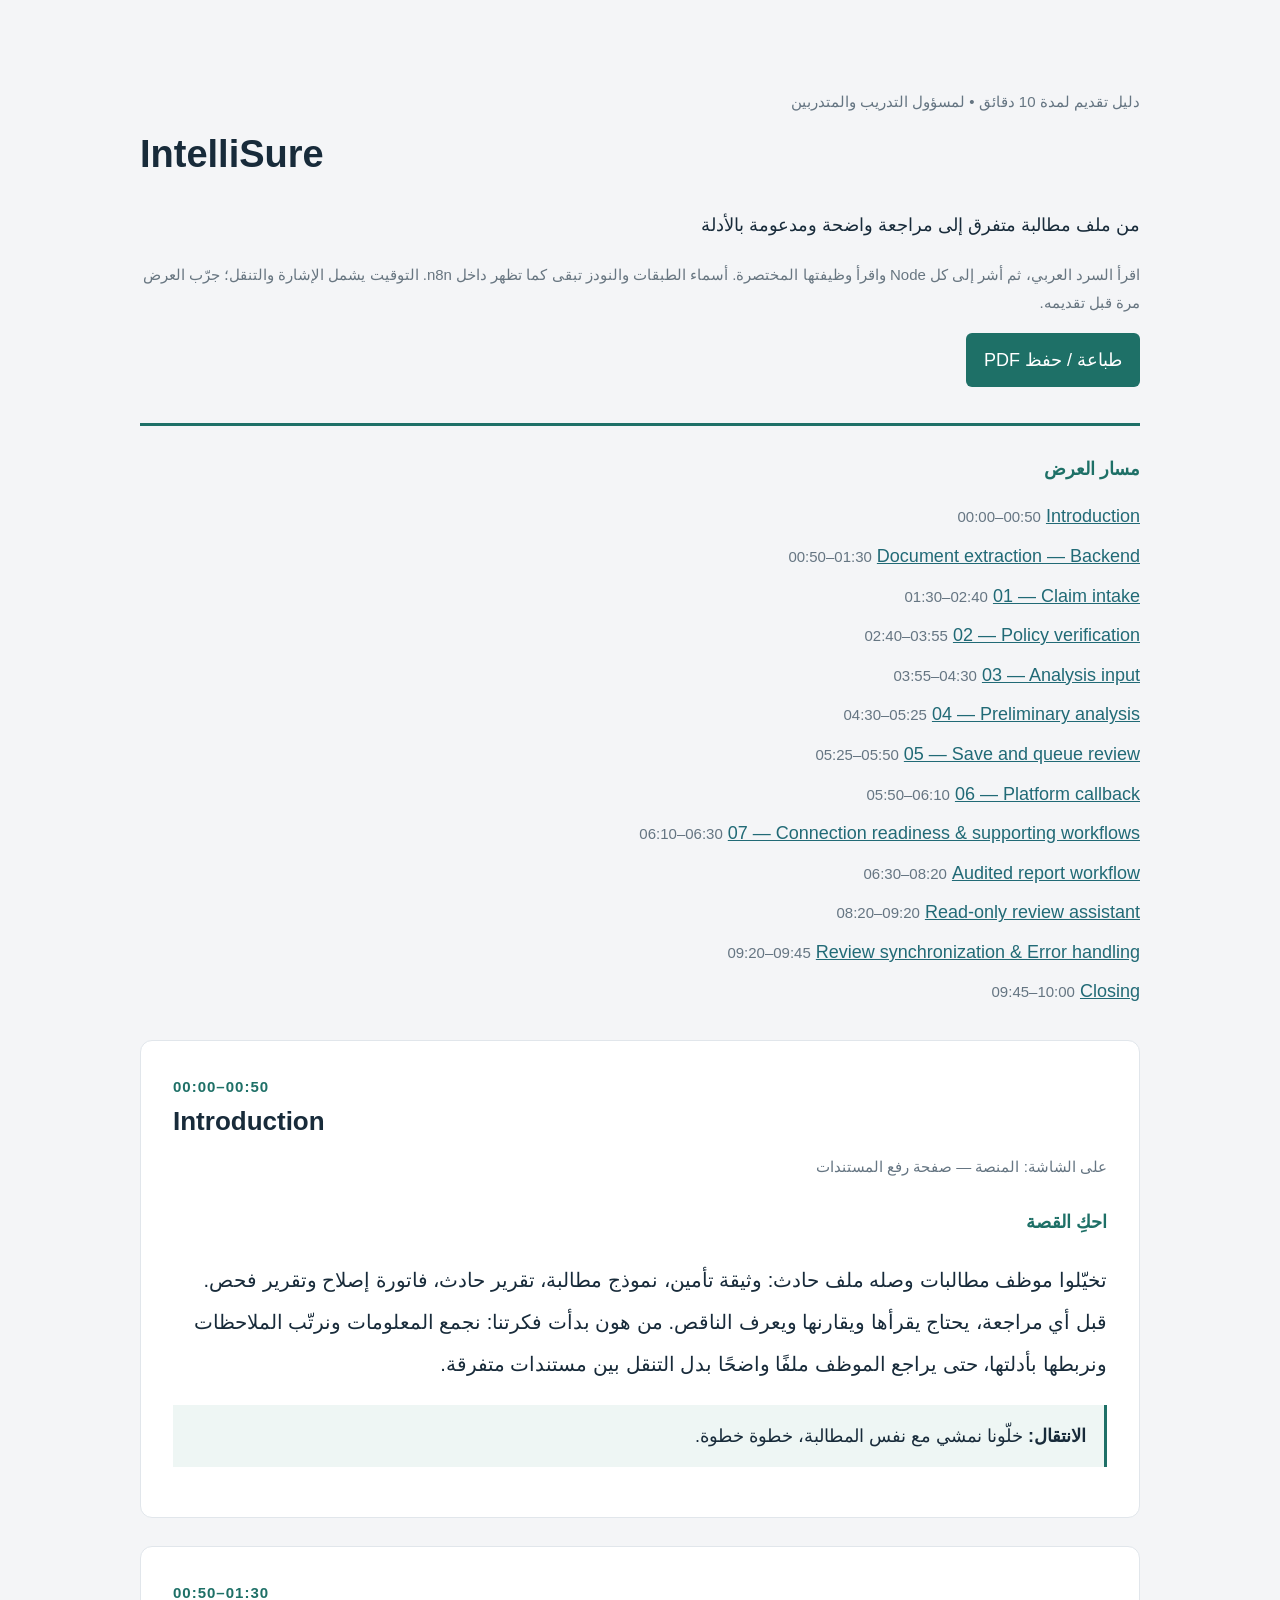
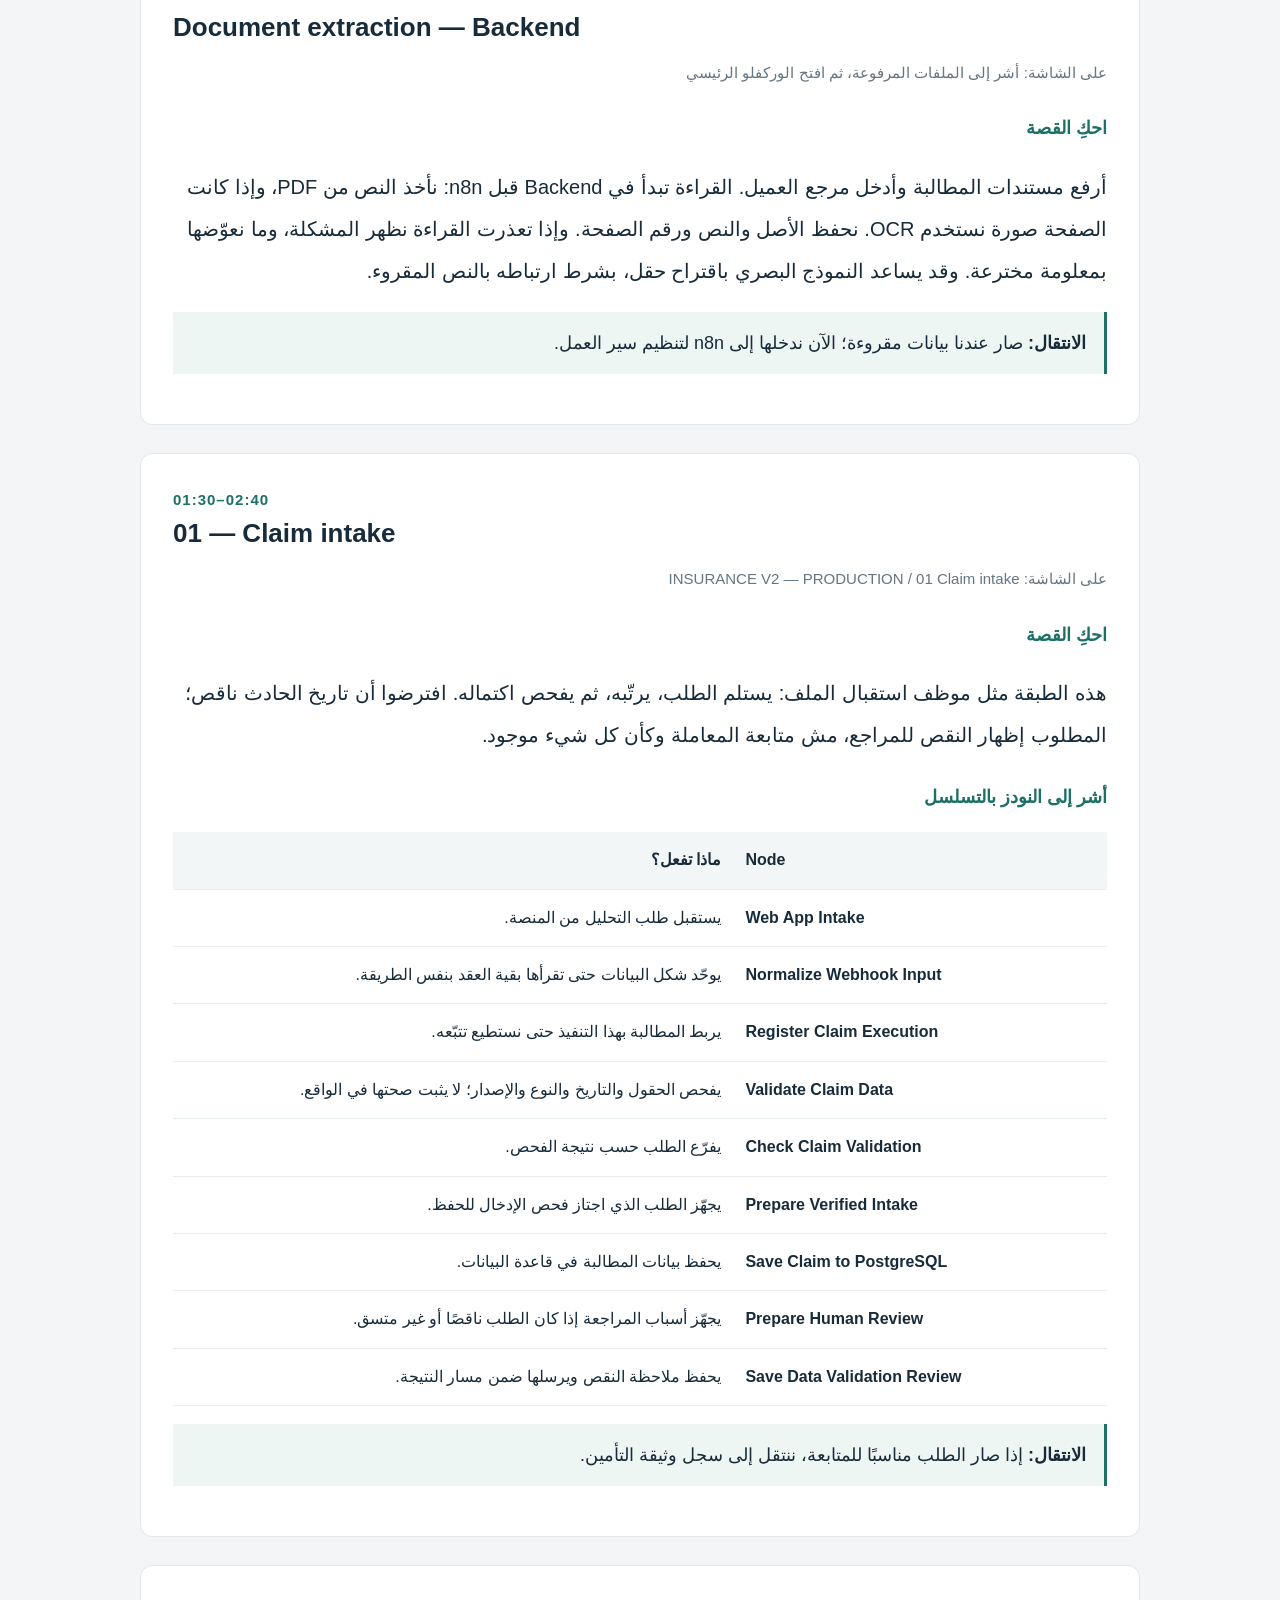
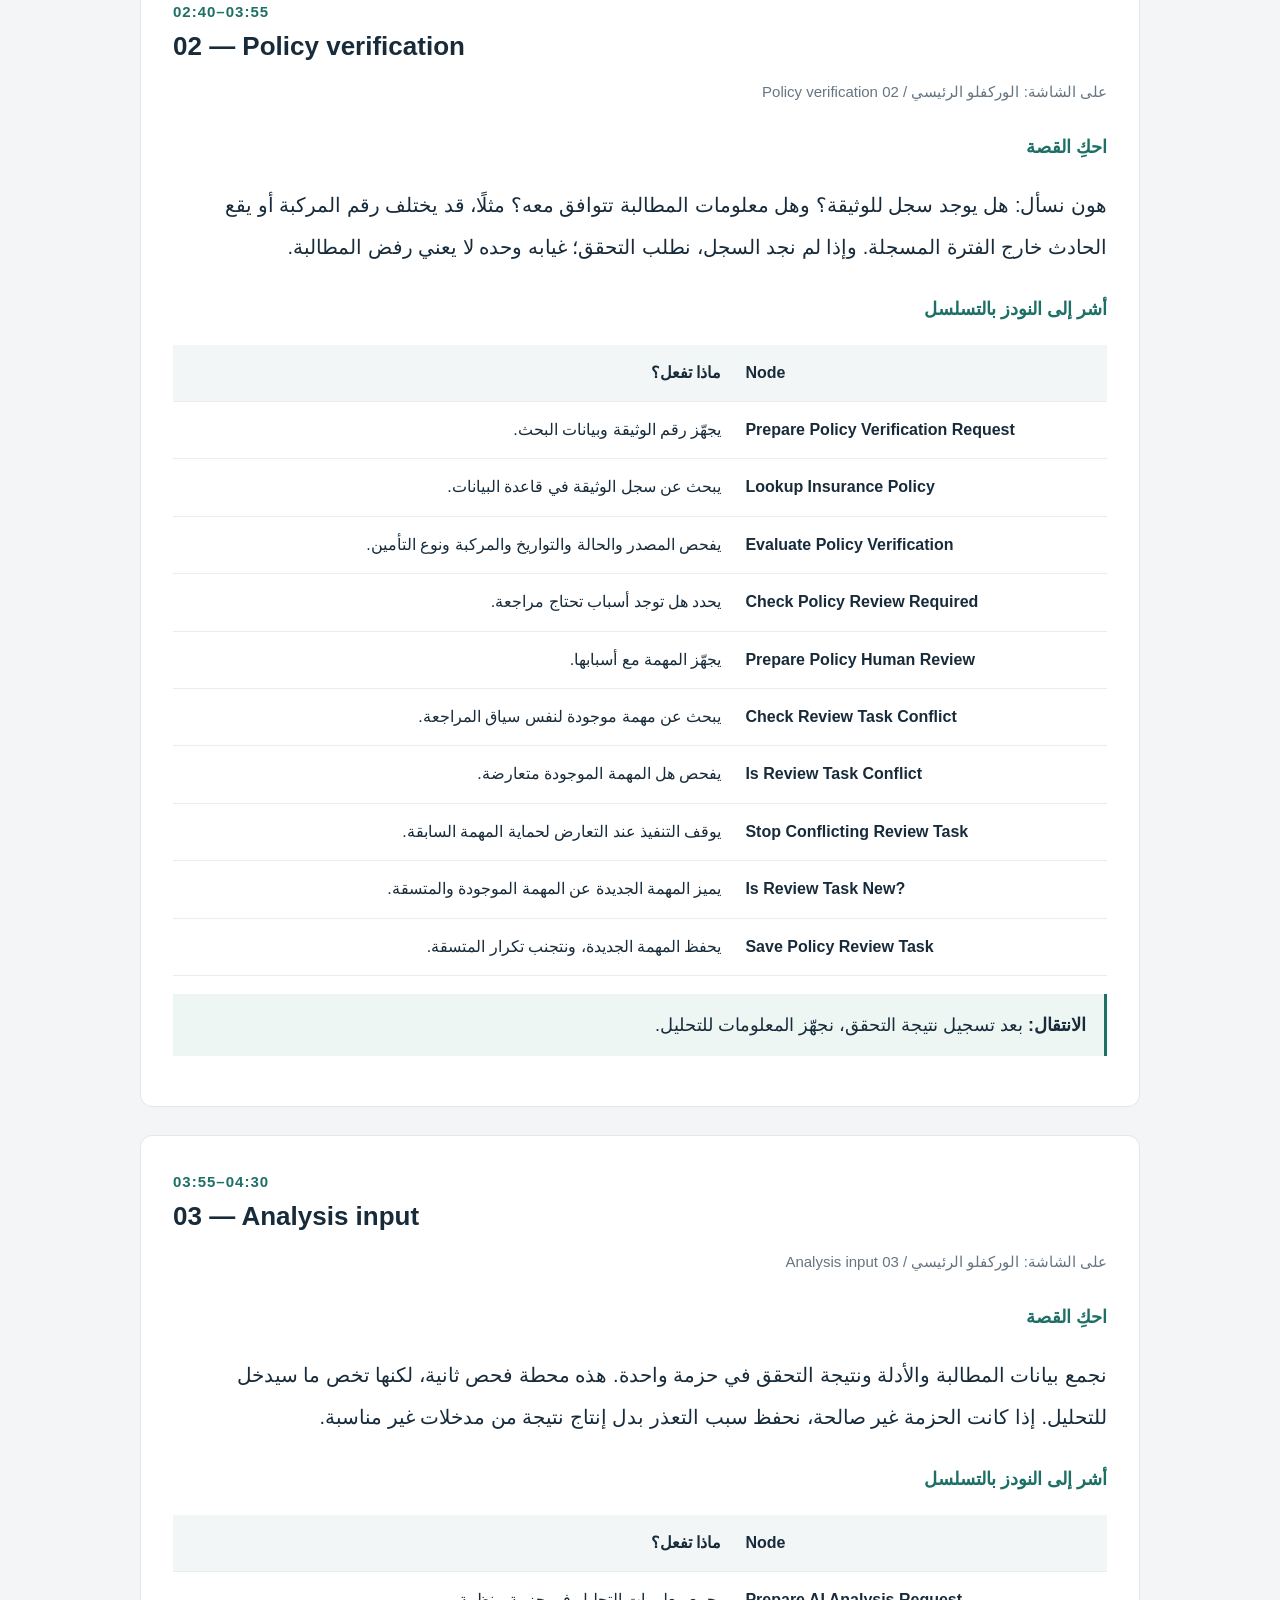
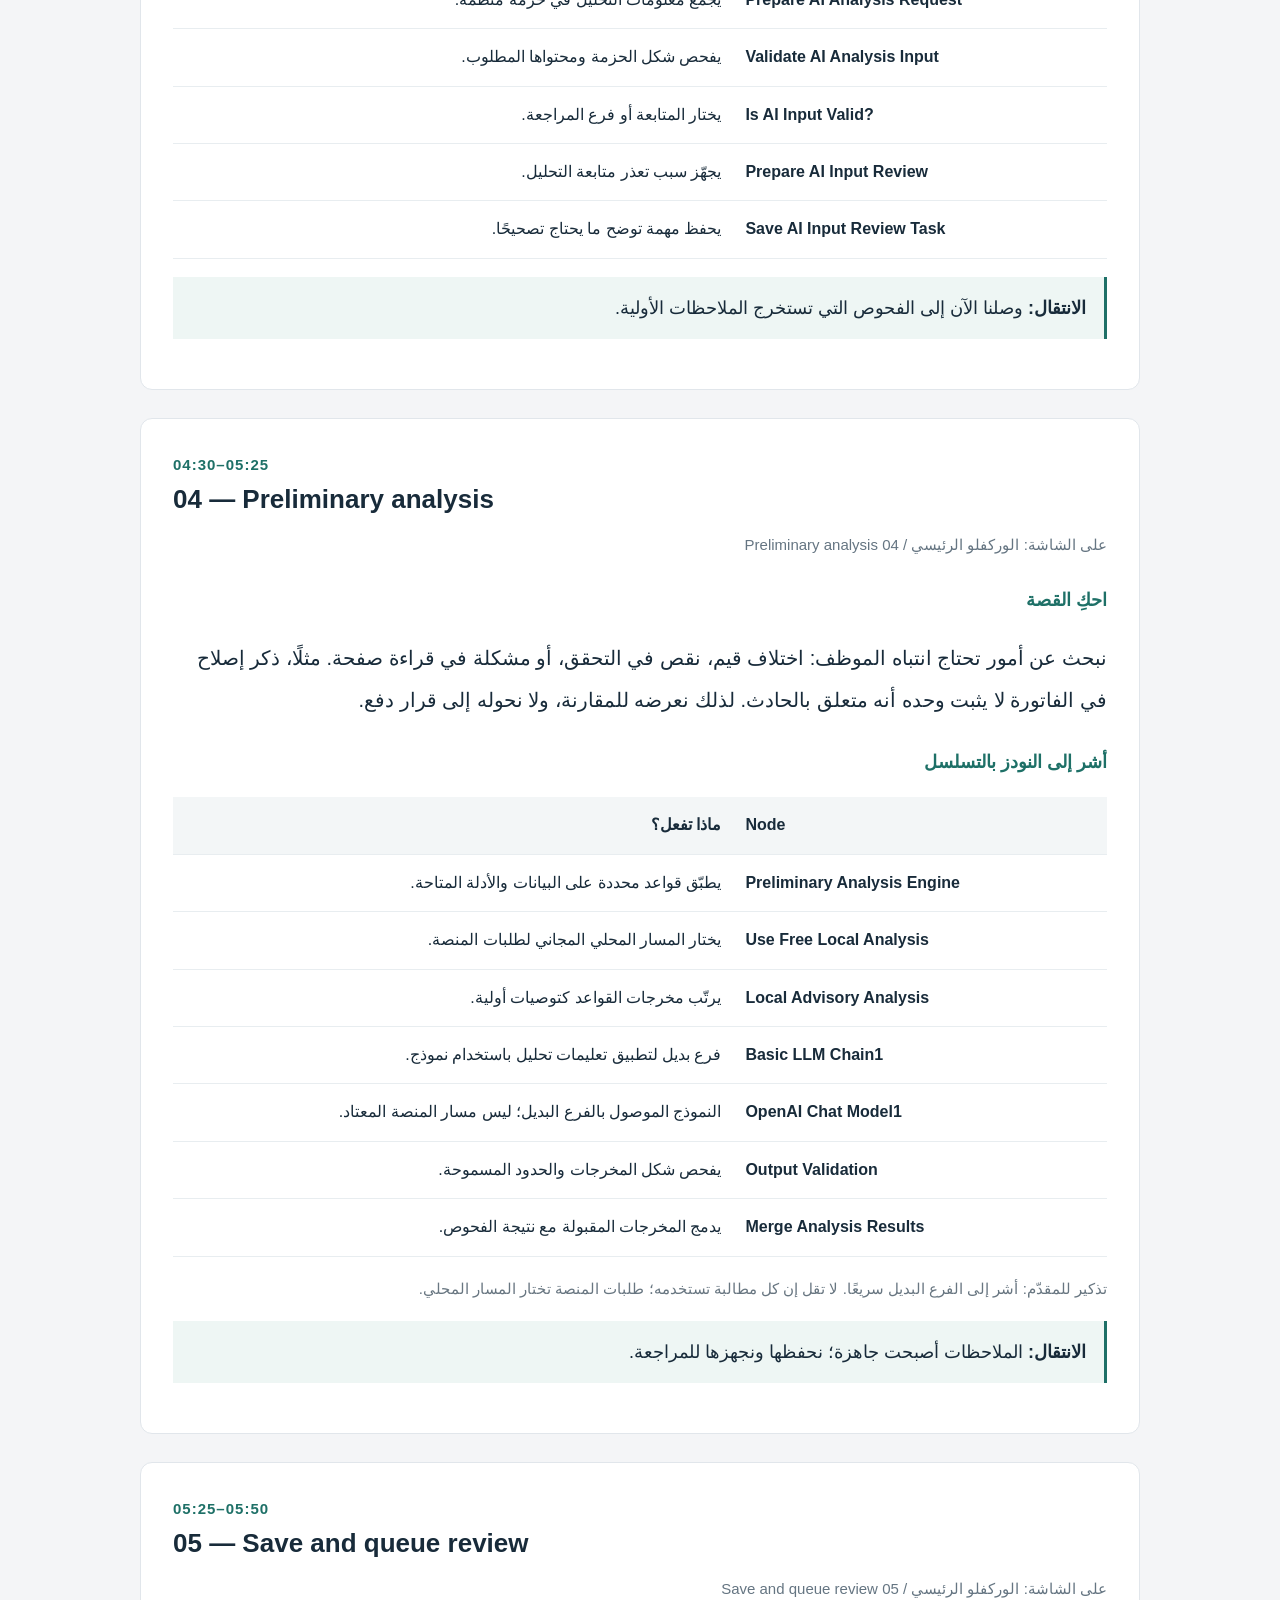
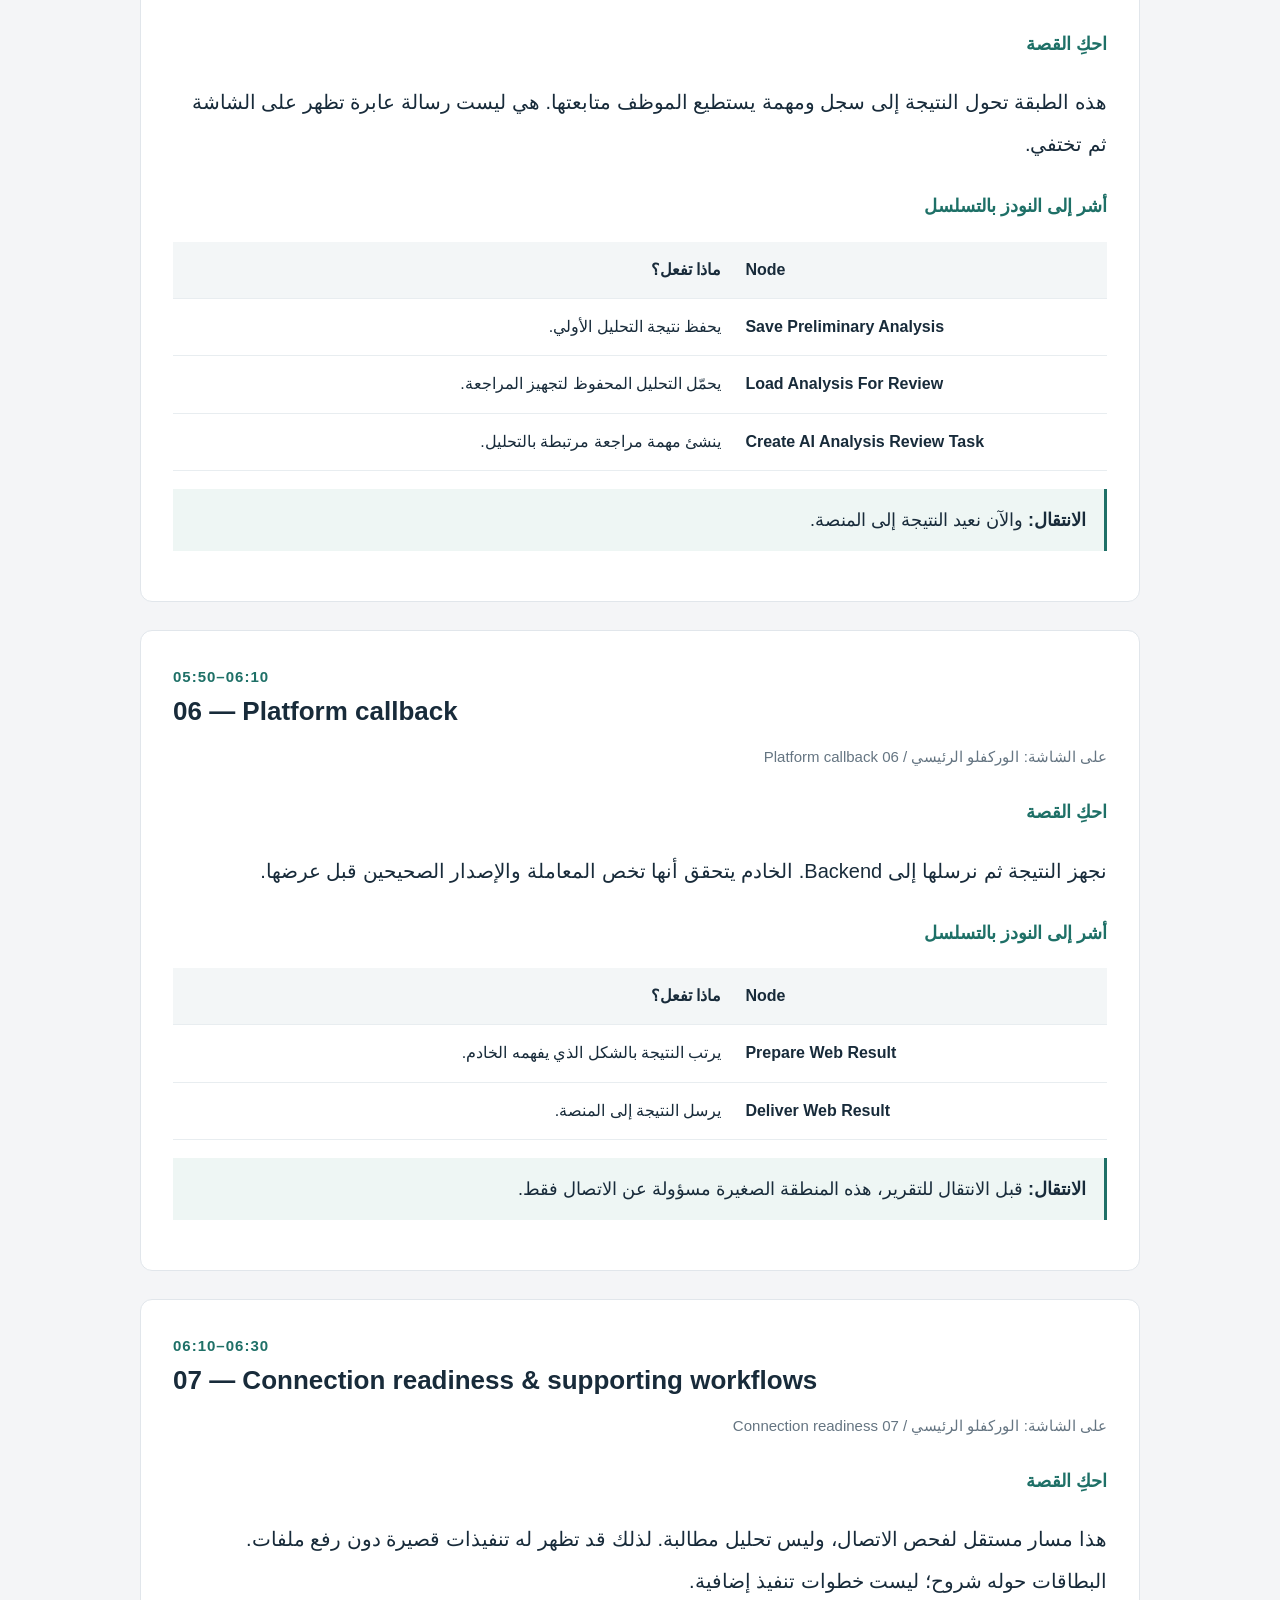
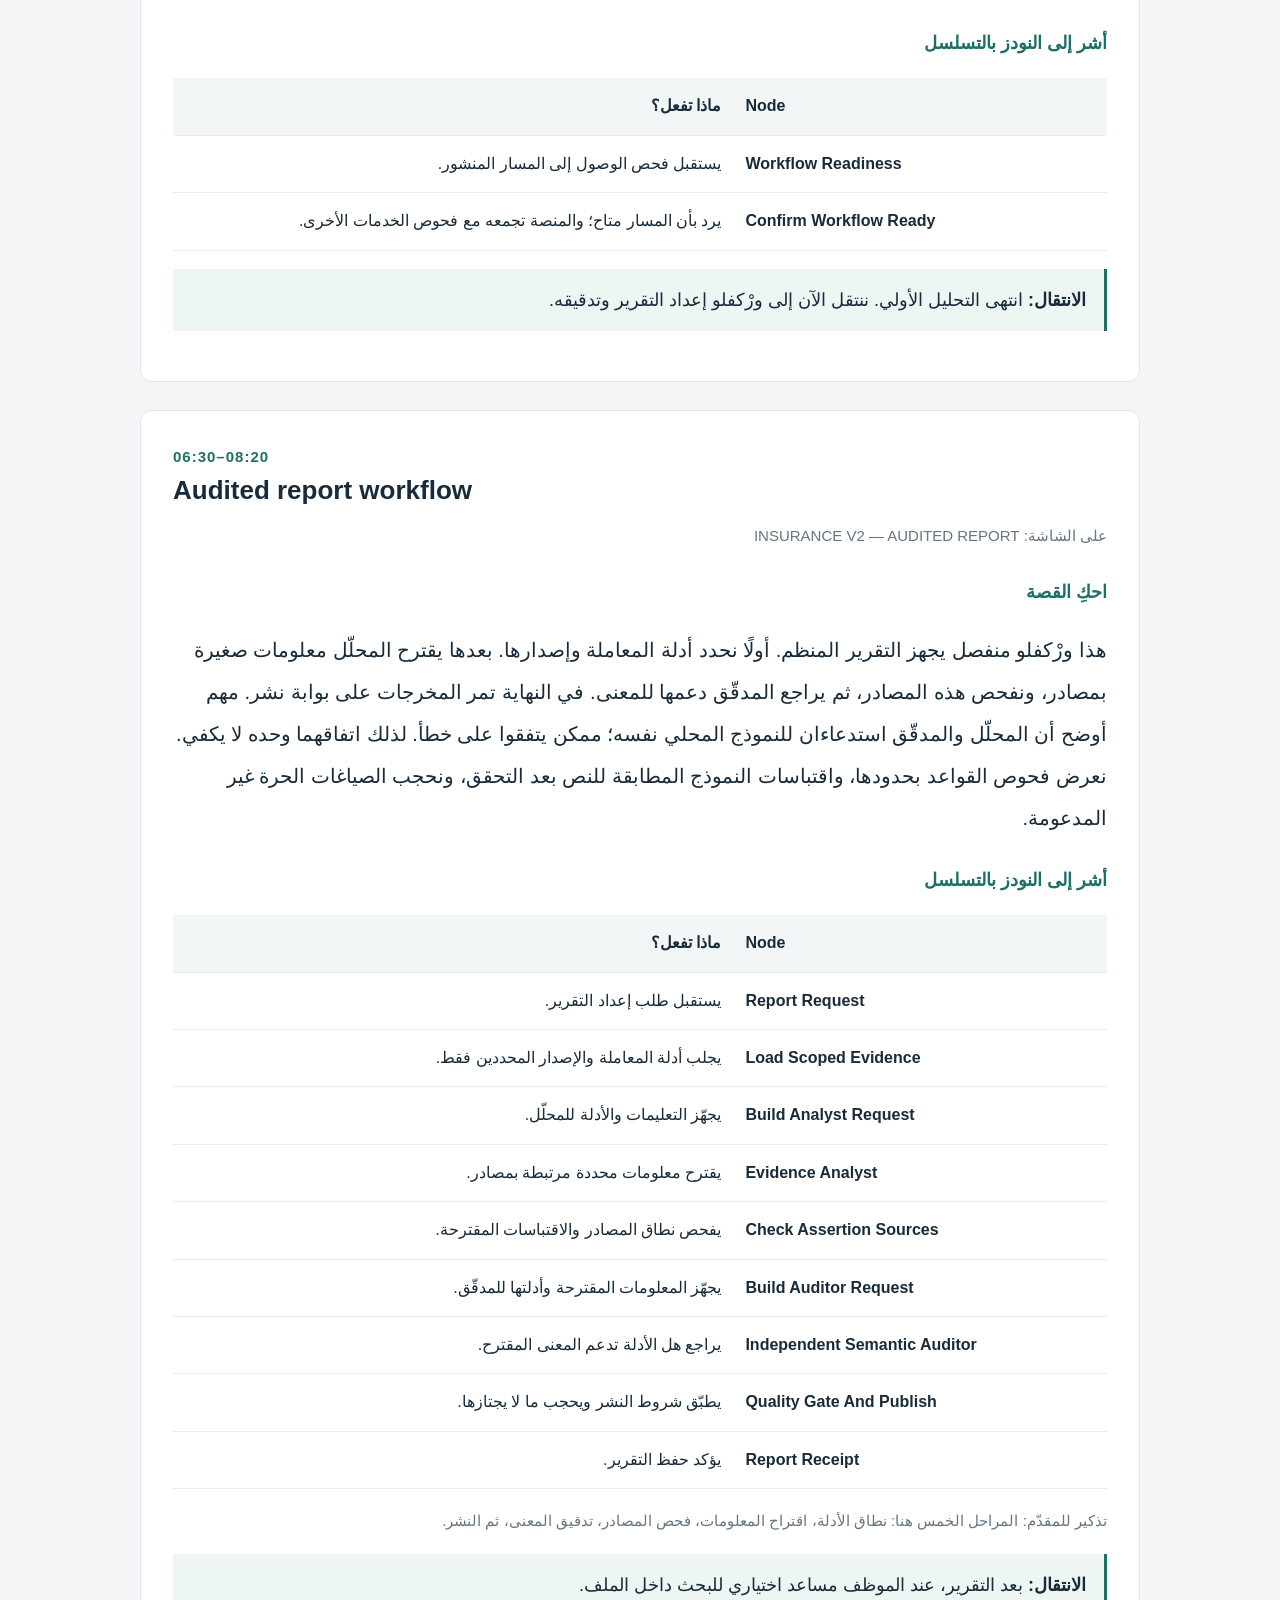
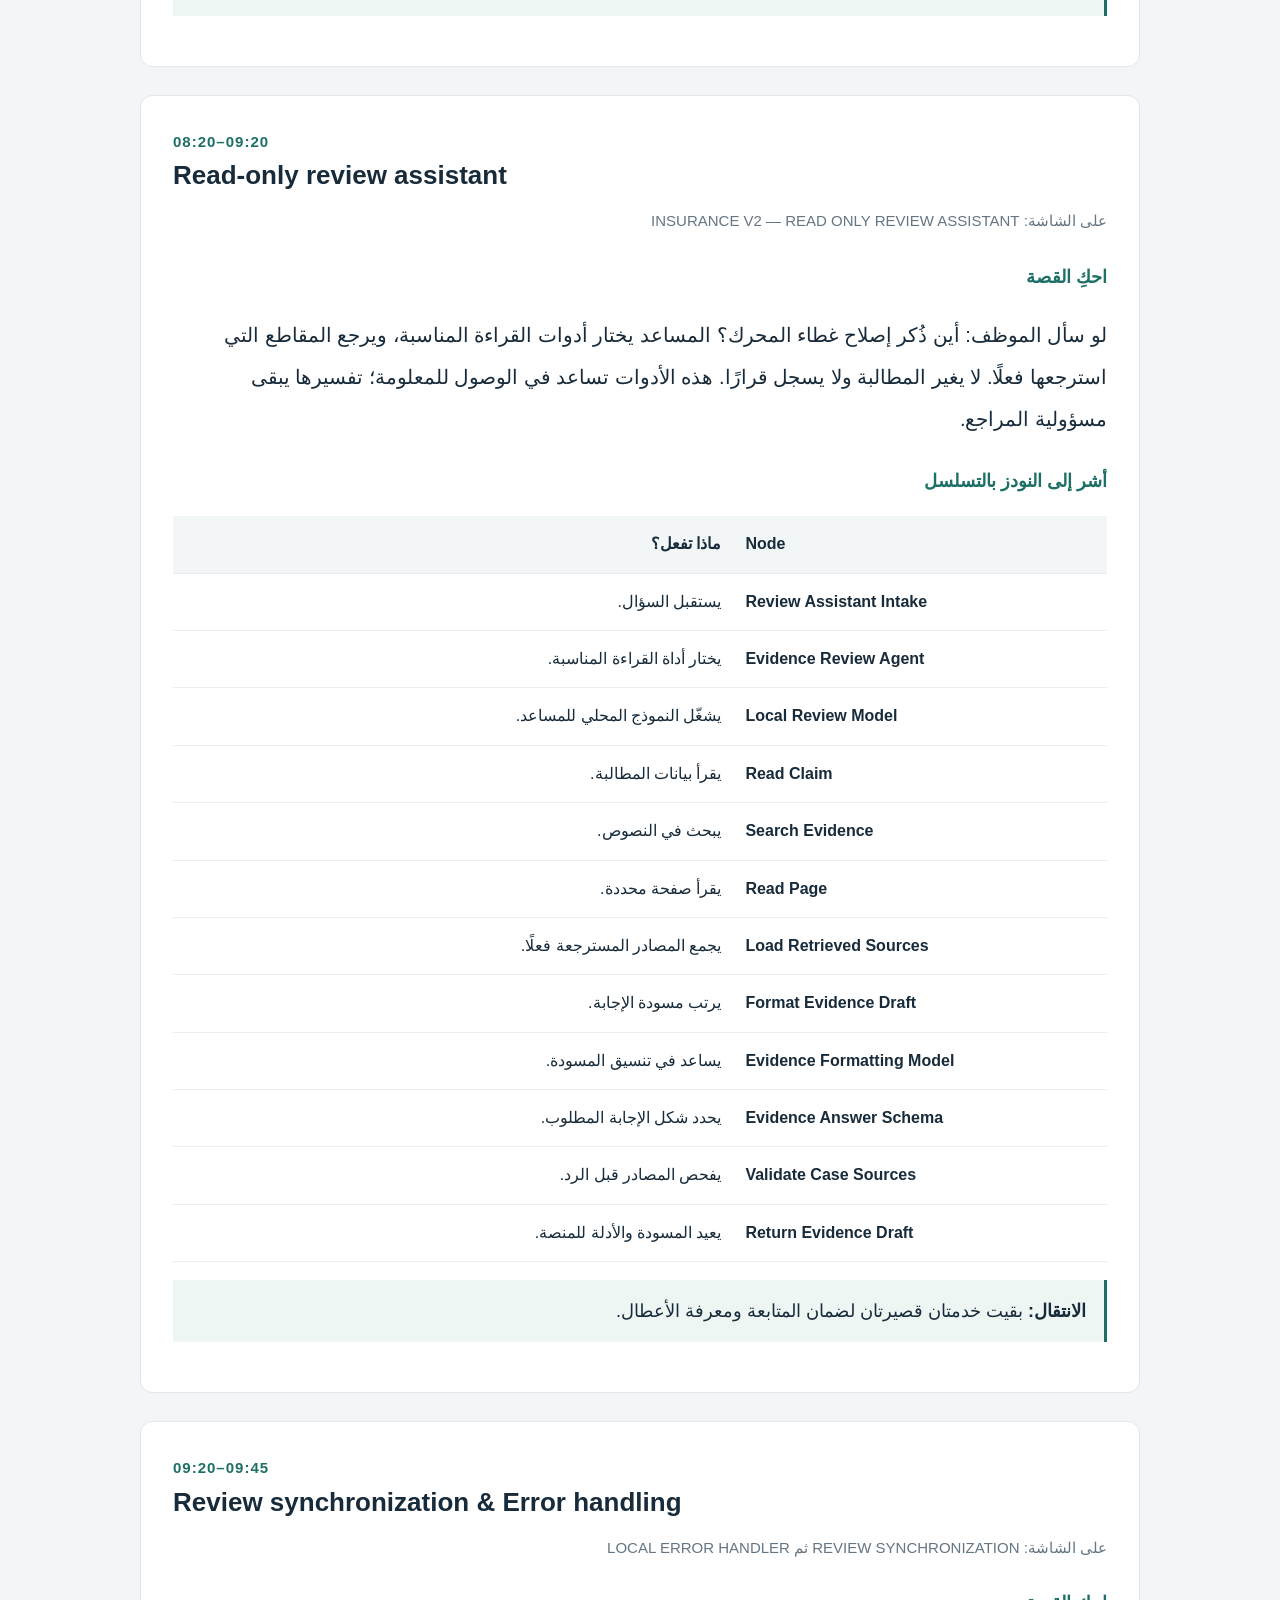
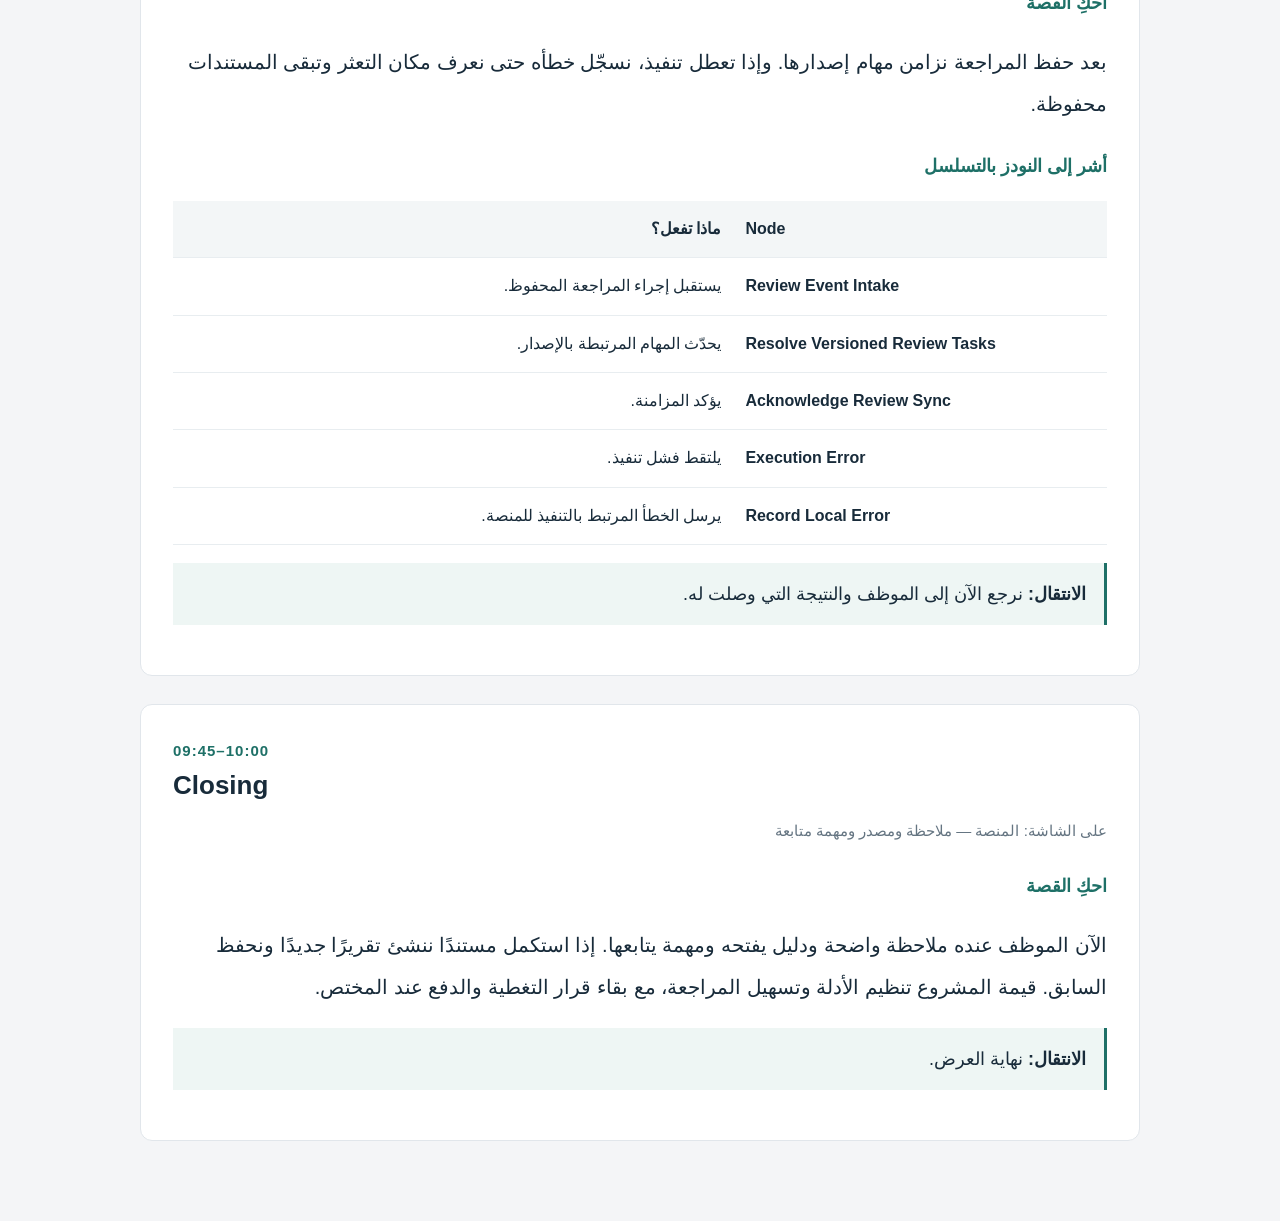
<file: docs/PRESENTATION_10_MIN_AR.html>
<!doctype html><html lang="ar" dir="rtl"><head><meta charset="utf-8"><meta name="viewport" content="width=device-width,initial-scale=1"><title>IntelliSure | Presentation Guide</title><style>body{margin:0;background:#f4f5f7;color:#182b3a;font:18px/1.9 Tahoma,Arial,sans-serif}main{max-width:1000px;margin:auto;padding:52px 28px}header{padding:32px 0 36px;border-bottom:3px solid #1e7067}h1{font-size:38px;margin:0}h2{font-size:26px;line-height:1.5;margin:0 0 12px}h3{font-size:18px;margin:24px 0 8px;color:#1e7067}section{background:white;border:1px solid #e1e6eb;border-radius:12px;margin:28px 0;padding:32px;break-inside:avoid}small,.screen{color:#657582;font-size:15px}.time{color:#1e7067;font-size:15px;font-weight:bold;letter-spacing:1px}.spoken{font-size:20px;line-height:2.1}table{width:100%;border-collapse:collapse;margin:18px 0;font-size:16px}td,th{text-align:right;vertical-align:top;padding:13px 12px;border-bottom:1px solid #e8edf0}th{background:#f3f6f7}td:first-child{direction:ltr;text-align:left;width:40%;font-family:Arial,sans-serif;font-weight:600}.transition{padding:14px 18px;background:#eef6f4;border-right:3px solid #1e7067}.note{color:#687681;font-size:15px}nav{line-height:2.2}a{color:#216a76}button{border:0;border-radius:6px;padding:10px 18px;background:#1e7067;color:white;cursor:pointer;font:inherit} @media(max-width:650px){main{padding:18px 12px}section{padding:20px}h1{font-size:29px}h2{font-size:22px}td{padding:10px 5px;font-size:14px}}@media print{body{background:white;font-size:12pt}main{padding:0;max-width:none}button,nav{display:none}section{border:0;border-top:1px solid #ddd;border-radius:0;padding:20px 0;margin:20px 0;break-inside:auto}table{font-size:10pt}tr{break-inside:avoid}.spoken{font-size:13pt}h2{break-after:avoid}}</style></head><body><main><header><small>دليل تقديم لمدة 10 دقائق • لمسؤول التدريب والمتدربين</small><h1 dir="ltr">IntelliSure</h1><p>من ملف مطالبة متفرق إلى مراجعة واضحة ومدعومة بالأدلة</p><p class="note">اقرأ السرد العربي، ثم أشر إلى كل Node واقرأ وظيفتها المختصرة. أسماء الطبقات والنودز تبقى كما تظهر داخل n8n. التوقيت يشمل الإشارة والتنقل؛ جرّب العرض مرة قبل تقديمه.</p><button onclick="window.print()">طباعة / حفظ PDF</button></header><nav><h3>مسار العرض</h3><div><a href="#part-0"><bdi>Introduction</bdi></a> <small><bdi>00:00–00:50</bdi></small></div><div><a href="#part-1"><bdi>Document extraction — Backend</bdi></a> <small><bdi>00:50–01:30</bdi></small></div><div><a href="#part-2"><bdi>01 — Claim intake</bdi></a> <small><bdi>01:30–02:40</bdi></small></div><div><a href="#part-3"><bdi>02 — Policy verification</bdi></a> <small><bdi>02:40–03:55</bdi></small></div><div><a href="#part-4"><bdi>03 — Analysis input</bdi></a> <small><bdi>03:55–04:30</bdi></small></div><div><a href="#part-5"><bdi>04 — Preliminary analysis</bdi></a> <small><bdi>04:30–05:25</bdi></small></div><div><a href="#part-6"><bdi>05 — Save and queue review</bdi></a> <small><bdi>05:25–05:50</bdi></small></div><div><a href="#part-7"><bdi>06 — Platform callback</bdi></a> <small><bdi>05:50–06:10</bdi></small></div><div><a href="#part-8"><bdi>07 — Connection readiness &amp; supporting workflows</bdi></a> <small><bdi>06:10–06:30</bdi></small></div><div><a href="#part-9"><bdi>Audited report workflow</bdi></a> <small><bdi>06:30–08:20</bdi></small></div><div><a href="#part-10"><bdi>Read-only review assistant</bdi></a> <small><bdi>08:20–09:20</bdi></small></div><div><a href="#part-11"><bdi>Review synchronization &amp; Error handling</bdi></a> <small><bdi>09:20–09:45</bdi></small></div><div><a href="#part-12"><bdi>Closing</bdi></a> <small><bdi>09:45–10:00</bdi></small></div></nav><section id="part-0"><div class="time" dir="ltr">00:00–00:50</div><h2 dir="ltr">Introduction</h2><div class="screen">على الشاشة: المنصة — صفحة رفع المستندات</div><h3>احكِ القصة</h3><p class="spoken">تخيّلوا موظف مطالبات وصله ملف حادث: وثيقة تأمين، نموذج مطالبة، تقرير حادث، فاتورة إصلاح وتقرير فحص. قبل أي مراجعة، يحتاج يقرأها ويقارنها ويعرف الناقص. من هون بدأت فكرتنا: نجمع المعلومات ونرتّب الملاحظات ونربطها بأدلتها، حتى يراجع الموظف ملفًا واضحًا بدل التنقل بين مستندات متفرقة.</p><p class="transition"><strong>الانتقال:</strong> خلّونا نمشي مع نفس المطالبة، خطوة خطوة.</p></section><section id="part-1"><div class="time" dir="ltr">00:50–01:30</div><h2 dir="ltr">Document extraction — Backend</h2><div class="screen">على الشاشة: أشر إلى الملفات المرفوعة، ثم افتح الوركفلو الرئيسي</div><h3>احكِ القصة</h3><p class="spoken">أرفع مستندات المطالبة وأدخل مرجع العميل. القراءة تبدأ في Backend قبل n8n: نأخذ النص من PDF، وإذا كانت الصفحة صورة نستخدم OCR. نحفظ الأصل والنص ورقم الصفحة. وإذا تعذرت القراءة نظهر المشكلة، وما نعوّضها بمعلومة مخترعة. وقد يساعد النموذج البصري باقتراح حقل، بشرط ارتباطه بالنص المقروء.</p><p class="transition"><strong>الانتقال:</strong> صار عندنا بيانات مقروءة؛ الآن ندخلها إلى n8n لتنظيم سير العمل.</p></section><section id="part-2"><div class="time" dir="ltr">01:30–02:40</div><h2 dir="ltr">01 — Claim intake</h2><div class="screen">على الشاشة: INSURANCE V2 — PRODUCTION / 01 Claim intake</div><h3>احكِ القصة</h3><p class="spoken">هذه الطبقة مثل موظف استقبال الملف: يستلم الطلب، يرتّبه، ثم يفحص اكتماله. افترضوا أن تاريخ الحادث ناقص؛ المطلوب إظهار النقص للمراجع، مش متابعة المعاملة وكأن كل شيء موجود.</p><h3>أشر إلى النودز بالتسلسل</h3><table><thead><tr><th dir="ltr" style="text-align:left">Node</th><th>ماذا تفعل؟</th></tr></thead><tbody><tr><td>Web App Intake</td><td>يستقبل طلب التحليل من المنصة.</td></tr><tr><td>Normalize Webhook Input</td><td>يوحّد شكل البيانات حتى تقرأها بقية العقد بنفس الطريقة.</td></tr><tr><td>Register Claim Execution</td><td>يربط المطالبة بهذا التنفيذ حتى نستطيع تتبّعه.</td></tr><tr><td>Validate Claim Data</td><td>يفحص الحقول والتاريخ والنوع والإصدار؛ لا يثبت صحتها في الواقع.</td></tr><tr><td>Check Claim Validation</td><td>يفرّع الطلب حسب نتيجة الفحص.</td></tr><tr><td>Prepare Verified Intake</td><td>يجهّز الطلب الذي اجتاز فحص الإدخال للحفظ.</td></tr><tr><td>Save Claim to PostgreSQL</td><td>يحفظ بيانات المطالبة في قاعدة البيانات.</td></tr><tr><td>Prepare Human Review</td><td>يجهّز أسباب المراجعة إذا كان الطلب ناقصًا أو غير متسق.</td></tr><tr><td>Save Data Validation Review</td><td>يحفظ ملاحظة النقص ويرسلها ضمن مسار النتيجة.</td></tr></tbody></table><p class="transition"><strong>الانتقال:</strong> إذا صار الطلب مناسبًا للمتابعة، ننتقل إلى سجل وثيقة التأمين.</p></section><section id="part-3"><div class="time" dir="ltr">02:40–03:55</div><h2 dir="ltr">02 — Policy verification</h2><div class="screen">على الشاشة: الوركفلو الرئيسي / 02 Policy verification</div><h3>احكِ القصة</h3><p class="spoken">هون نسأل: هل يوجد سجل للوثيقة؟ وهل معلومات المطالبة تتوافق معه؟ مثلًا، قد يختلف رقم المركبة أو يقع الحادث خارج الفترة المسجلة. وإذا لم نجد السجل، نطلب التحقق؛ غيابه وحده لا يعني رفض المطالبة.</p><h3>أشر إلى النودز بالتسلسل</h3><table><thead><tr><th dir="ltr" style="text-align:left">Node</th><th>ماذا تفعل؟</th></tr></thead><tbody><tr><td>Prepare Policy Verification Request</td><td>يجهّز رقم الوثيقة وبيانات البحث.</td></tr><tr><td>Lookup Insurance Policy</td><td>يبحث عن سجل الوثيقة في قاعدة البيانات.</td></tr><tr><td>Evaluate Policy Verification</td><td>يفحص المصدر والحالة والتواريخ والمركبة ونوع التأمين.</td></tr><tr><td>Check Policy Review Required</td><td>يحدد هل توجد أسباب تحتاج مراجعة.</td></tr><tr><td>Prepare Policy Human Review</td><td>يجهّز المهمة مع أسبابها.</td></tr><tr><td>Check Review Task Conflict</td><td>يبحث عن مهمة موجودة لنفس سياق المراجعة.</td></tr><tr><td>Is Review Task Conflict</td><td>يفحص هل المهمة الموجودة متعارضة.</td></tr><tr><td>Stop Conflicting Review Task</td><td>يوقف التنفيذ عند التعارض لحماية المهمة السابقة.</td></tr><tr><td>Is Review Task New?</td><td>يميز المهمة الجديدة عن المهمة الموجودة والمتسقة.</td></tr><tr><td>Save Policy Review Task</td><td>يحفظ المهمة الجديدة، ونتجنب تكرار المتسقة.</td></tr></tbody></table><p class="transition"><strong>الانتقال:</strong> بعد تسجيل نتيجة التحقق، نجهّز المعلومات للتحليل.</p></section><section id="part-4"><div class="time" dir="ltr">03:55–04:30</div><h2 dir="ltr">03 — Analysis input</h2><div class="screen">على الشاشة: الوركفلو الرئيسي / 03 Analysis input</div><h3>احكِ القصة</h3><p class="spoken">نجمع بيانات المطالبة والأدلة ونتيجة التحقق في حزمة واحدة. هذه محطة فحص ثانية، لكنها تخص ما سيدخل للتحليل. إذا كانت الحزمة غير صالحة، نحفظ سبب التعذر بدل إنتاج نتيجة من مدخلات غير مناسبة.</p><h3>أشر إلى النودز بالتسلسل</h3><table><thead><tr><th dir="ltr" style="text-align:left">Node</th><th>ماذا تفعل؟</th></tr></thead><tbody><tr><td>Prepare AI Analysis Request</td><td>يجمع معلومات التحليل في حزمة منظمة.</td></tr><tr><td>Validate AI Analysis Input</td><td>يفحص شكل الحزمة ومحتواها المطلوب.</td></tr><tr><td>Is AI Input Valid?</td><td>يختار المتابعة أو فرع المراجعة.</td></tr><tr><td>Prepare AI Input Review</td><td>يجهّز سبب تعذر متابعة التحليل.</td></tr><tr><td>Save AI Input Review Task</td><td>يحفظ مهمة توضح ما يحتاج تصحيحًا.</td></tr></tbody></table><p class="transition"><strong>الانتقال:</strong> وصلنا الآن إلى الفحوص التي تستخرج الملاحظات الأولية.</p></section><section id="part-5"><div class="time" dir="ltr">04:30–05:25</div><h2 dir="ltr">04 — Preliminary analysis</h2><div class="screen">على الشاشة: الوركفلو الرئيسي / 04 Preliminary analysis</div><h3>احكِ القصة</h3><p class="spoken">نبحث عن أمور تحتاج انتباه الموظف: اختلاف قيم، نقص في التحقق، أو مشكلة في قراءة صفحة. مثلًا، ذكر إصلاح في الفاتورة لا يثبت وحده أنه متعلق بالحادث. لذلك نعرضه للمقارنة، ولا نحوله إلى قرار دفع.</p><h3>أشر إلى النودز بالتسلسل</h3><table><thead><tr><th dir="ltr" style="text-align:left">Node</th><th>ماذا تفعل؟</th></tr></thead><tbody><tr><td>Preliminary Analysis Engine</td><td>يطبّق قواعد محددة على البيانات والأدلة المتاحة.</td></tr><tr><td>Use Free Local Analysis</td><td>يختار المسار المحلي المجاني لطلبات المنصة.</td></tr><tr><td>Local Advisory Analysis</td><td>يرتّب مخرجات القواعد كتوصيات أولية.</td></tr><tr><td>Basic LLM Chain1</td><td>فرع بديل لتطبيق تعليمات تحليل باستخدام نموذج.</td></tr><tr><td>OpenAI Chat Model1</td><td>النموذج الموصول بالفرع البديل؛ ليس مسار المنصة المعتاد.</td></tr><tr><td>Output Validation</td><td>يفحص شكل المخرجات والحدود المسموحة.</td></tr><tr><td>Merge Analysis Results</td><td>يدمج المخرجات المقبولة مع نتيجة الفحوص.</td></tr></tbody></table><p class="note">تذكير للمقدّم: أشر إلى الفرع البديل سريعًا. لا تقل إن كل مطالبة تستخدمه؛ طلبات المنصة تختار المسار المحلي.</p><p class="transition"><strong>الانتقال:</strong> الملاحظات أصبحت جاهزة؛ نحفظها ونجهزها للمراجعة.</p></section><section id="part-6"><div class="time" dir="ltr">05:25–05:50</div><h2 dir="ltr">05 — Save and queue review</h2><div class="screen">على الشاشة: الوركفلو الرئيسي / 05 Save and queue review</div><h3>احكِ القصة</h3><p class="spoken">هذه الطبقة تحول النتيجة إلى سجل ومهمة يستطيع الموظف متابعتها. هي ليست رسالة عابرة تظهر على الشاشة ثم تختفي.</p><h3>أشر إلى النودز بالتسلسل</h3><table><thead><tr><th dir="ltr" style="text-align:left">Node</th><th>ماذا تفعل؟</th></tr></thead><tbody><tr><td>Save Preliminary Analysis</td><td>يحفظ نتيجة التحليل الأولي.</td></tr><tr><td>Load Analysis For Review</td><td>يحمّل التحليل المحفوظ لتجهيز المراجعة.</td></tr><tr><td>Create AI Analysis Review Task</td><td>ينشئ مهمة مراجعة مرتبطة بالتحليل.</td></tr></tbody></table><p class="transition"><strong>الانتقال:</strong> والآن نعيد النتيجة إلى المنصة.</p></section><section id="part-7"><div class="time" dir="ltr">05:50–06:10</div><h2 dir="ltr">06 — Platform callback</h2><div class="screen">على الشاشة: الوركفلو الرئيسي / 06 Platform callback</div><h3>احكِ القصة</h3><p class="spoken">نجهز النتيجة ثم نرسلها إلى Backend. الخادم يتحقق أنها تخص المعاملة والإصدار الصحيحين قبل عرضها.</p><h3>أشر إلى النودز بالتسلسل</h3><table><thead><tr><th dir="ltr" style="text-align:left">Node</th><th>ماذا تفعل؟</th></tr></thead><tbody><tr><td>Prepare Web Result</td><td>يرتب النتيجة بالشكل الذي يفهمه الخادم.</td></tr><tr><td>Deliver Web Result</td><td>يرسل النتيجة إلى المنصة.</td></tr></tbody></table><p class="transition"><strong>الانتقال:</strong> قبل الانتقال للتقرير، هذه المنطقة الصغيرة مسؤولة عن الاتصال فقط.</p></section><section id="part-8"><div class="time" dir="ltr">06:10–06:30</div><h2 dir="ltr">07 — Connection readiness &amp; supporting workflows</h2><div class="screen">على الشاشة: الوركفلو الرئيسي / 07 Connection readiness</div><h3>احكِ القصة</h3><p class="spoken">هذا مسار مستقل لفحص الاتصال، وليس تحليل مطالبة. لذلك قد تظهر له تنفيذات قصيرة دون رفع ملفات. البطاقات حوله شروح؛ ليست خطوات تنفيذ إضافية.</p><h3>أشر إلى النودز بالتسلسل</h3><table><thead><tr><th dir="ltr" style="text-align:left">Node</th><th>ماذا تفعل؟</th></tr></thead><tbody><tr><td>Workflow Readiness</td><td>يستقبل فحص الوصول إلى المسار المنشور.</td></tr><tr><td>Confirm Workflow Ready</td><td>يرد بأن المسار متاح؛ والمنصة تجمعه مع فحوص الخدمات الأخرى.</td></tr></tbody></table><p class="transition"><strong>الانتقال:</strong> انتهى التحليل الأولي. ننتقل الآن إلى ورْكفلو إعداد التقرير وتدقيقه.</p></section><section id="part-9"><div class="time" dir="ltr">06:30–08:20</div><h2 dir="ltr">Audited report workflow</h2><div class="screen">على الشاشة: INSURANCE V2 — AUDITED REPORT</div><h3>احكِ القصة</h3><p class="spoken">هذا ورْكفلو منفصل يجهز التقرير المنظم. أولًا نحدد أدلة المعاملة وإصدارها. بعدها يقترح المحلّل معلومات صغيرة بمصادر، ونفحص هذه المصادر، ثم يراجع المدقّق دعمها للمعنى. في النهاية تمر المخرجات على بوابة نشر. مهم أوضح أن المحلّل والمدقّق استدعاءان للنموذج المحلي نفسه؛ ممكن يتفقوا على خطأ. لذلك اتفاقهما وحده لا يكفي. نعرض فحوص القواعد بحدودها، واقتباسات النموذج المطابقة للنص بعد التحقق، ونحجب الصياغات الحرة غير المدعومة.</p><h3>أشر إلى النودز بالتسلسل</h3><table><thead><tr><th dir="ltr" style="text-align:left">Node</th><th>ماذا تفعل؟</th></tr></thead><tbody><tr><td>Report Request</td><td>يستقبل طلب إعداد التقرير.</td></tr><tr><td>Load Scoped Evidence</td><td>يجلب أدلة المعاملة والإصدار المحددين فقط.</td></tr><tr><td>Build Analyst Request</td><td>يجهّز التعليمات والأدلة للمحلّل.</td></tr><tr><td>Evidence Analyst</td><td>يقترح معلومات محددة مرتبطة بمصادر.</td></tr><tr><td>Check Assertion Sources</td><td>يفحص نطاق المصادر والاقتباسات المقترحة.</td></tr><tr><td>Build Auditor Request</td><td>يجهّز المعلومات المقترحة وأدلتها للمدقّق.</td></tr><tr><td>Independent Semantic Auditor</td><td>يراجع هل الأدلة تدعم المعنى المقترح.</td></tr><tr><td>Quality Gate And Publish</td><td>يطبّق شروط النشر ويحجب ما لا يجتازها.</td></tr><tr><td>Report Receipt</td><td>يؤكد حفظ التقرير.</td></tr></tbody></table><p class="note">تذكير للمقدّم: المراحل الخمس هنا: نطاق الأدلة، اقتراح المعلومات، فحص المصادر، تدقيق المعنى، ثم النشر.</p><p class="transition"><strong>الانتقال:</strong> بعد التقرير، عند الموظف مساعد اختياري للبحث داخل الملف.</p></section><section id="part-10"><div class="time" dir="ltr">08:20–09:20</div><h2 dir="ltr">Read-only review assistant</h2><div class="screen">على الشاشة: INSURANCE V2 — READ ONLY REVIEW ASSISTANT</div><h3>احكِ القصة</h3><p class="spoken">لو سأل الموظف: أين ذُكر إصلاح غطاء المحرك؟ المساعد يختار أدوات القراءة المناسبة، ويرجع المقاطع التي استرجعها فعلًا. لا يغير المطالبة ولا يسجل قرارًا. هذه الأدوات تساعد في الوصول للمعلومة؛ تفسيرها يبقى مسؤولية المراجع.</p><h3>أشر إلى النودز بالتسلسل</h3><table><thead><tr><th dir="ltr" style="text-align:left">Node</th><th>ماذا تفعل؟</th></tr></thead><tbody><tr><td>Review Assistant Intake</td><td>يستقبل السؤال.</td></tr><tr><td>Evidence Review Agent</td><td>يختار أداة القراءة المناسبة.</td></tr><tr><td>Local Review Model</td><td>يشغّل النموذج المحلي للمساعد.</td></tr><tr><td>Read Claim</td><td>يقرأ بيانات المطالبة.</td></tr><tr><td>Search Evidence</td><td>يبحث في النصوص.</td></tr><tr><td>Read Page</td><td>يقرأ صفحة محددة.</td></tr><tr><td>Load Retrieved Sources</td><td>يجمع المصادر المسترجعة فعلًا.</td></tr><tr><td>Format Evidence Draft</td><td>يرتب مسودة الإجابة.</td></tr><tr><td>Evidence Formatting Model</td><td>يساعد في تنسيق المسودة.</td></tr><tr><td>Evidence Answer Schema</td><td>يحدد شكل الإجابة المطلوب.</td></tr><tr><td>Validate Case Sources</td><td>يفحص المصادر قبل الرد.</td></tr><tr><td>Return Evidence Draft</td><td>يعيد المسودة والأدلة للمنصة.</td></tr></tbody></table><p class="transition"><strong>الانتقال:</strong> بقيت خدمتان قصيرتان لضمان المتابعة ومعرفة الأعطال.</p></section><section id="part-11"><div class="time" dir="ltr">09:20–09:45</div><h2 dir="ltr">Review synchronization &amp; Error handling</h2><div class="screen">على الشاشة: REVIEW SYNCHRONIZATION ثم LOCAL ERROR HANDLER</div><h3>احكِ القصة</h3><p class="spoken">بعد حفظ المراجعة نزامن مهام إصدارها. وإذا تعطل تنفيذ، نسجّل خطأه حتى نعرف مكان التعثر وتبقى المستندات محفوظة.</p><h3>أشر إلى النودز بالتسلسل</h3><table><thead><tr><th dir="ltr" style="text-align:left">Node</th><th>ماذا تفعل؟</th></tr></thead><tbody><tr><td>Review Event Intake</td><td>يستقبل إجراء المراجعة المحفوظ.</td></tr><tr><td>Resolve Versioned Review Tasks</td><td>يحدّث المهام المرتبطة بالإصدار.</td></tr><tr><td>Acknowledge Review Sync</td><td>يؤكد المزامنة.</td></tr><tr><td>Execution Error</td><td>يلتقط فشل تنفيذ.</td></tr><tr><td>Record Local Error</td><td>يرسل الخطأ المرتبط بالتنفيذ للمنصة.</td></tr></tbody></table><p class="transition"><strong>الانتقال:</strong> نرجع الآن إلى الموظف والنتيجة التي وصلت له.</p></section><section id="part-12"><div class="time" dir="ltr">09:45–10:00</div><h2 dir="ltr">Closing</h2><div class="screen">على الشاشة: المنصة — ملاحظة ومصدر ومهمة متابعة</div><h3>احكِ القصة</h3><p class="spoken">الآن الموظف عنده ملاحظة واضحة ودليل يفتحه ومهمة يتابعها. إذا استكمل مستندًا ننشئ تقريرًا جديدًا ونحفظ السابق. قيمة المشروع تنظيم الأدلة وتسهيل المراجعة، مع بقاء قرار التغطية والدفع عند المختص.</p><p class="transition"><strong>الانتقال:</strong> نهاية العرض.</p></section></main></body></html>
</file>
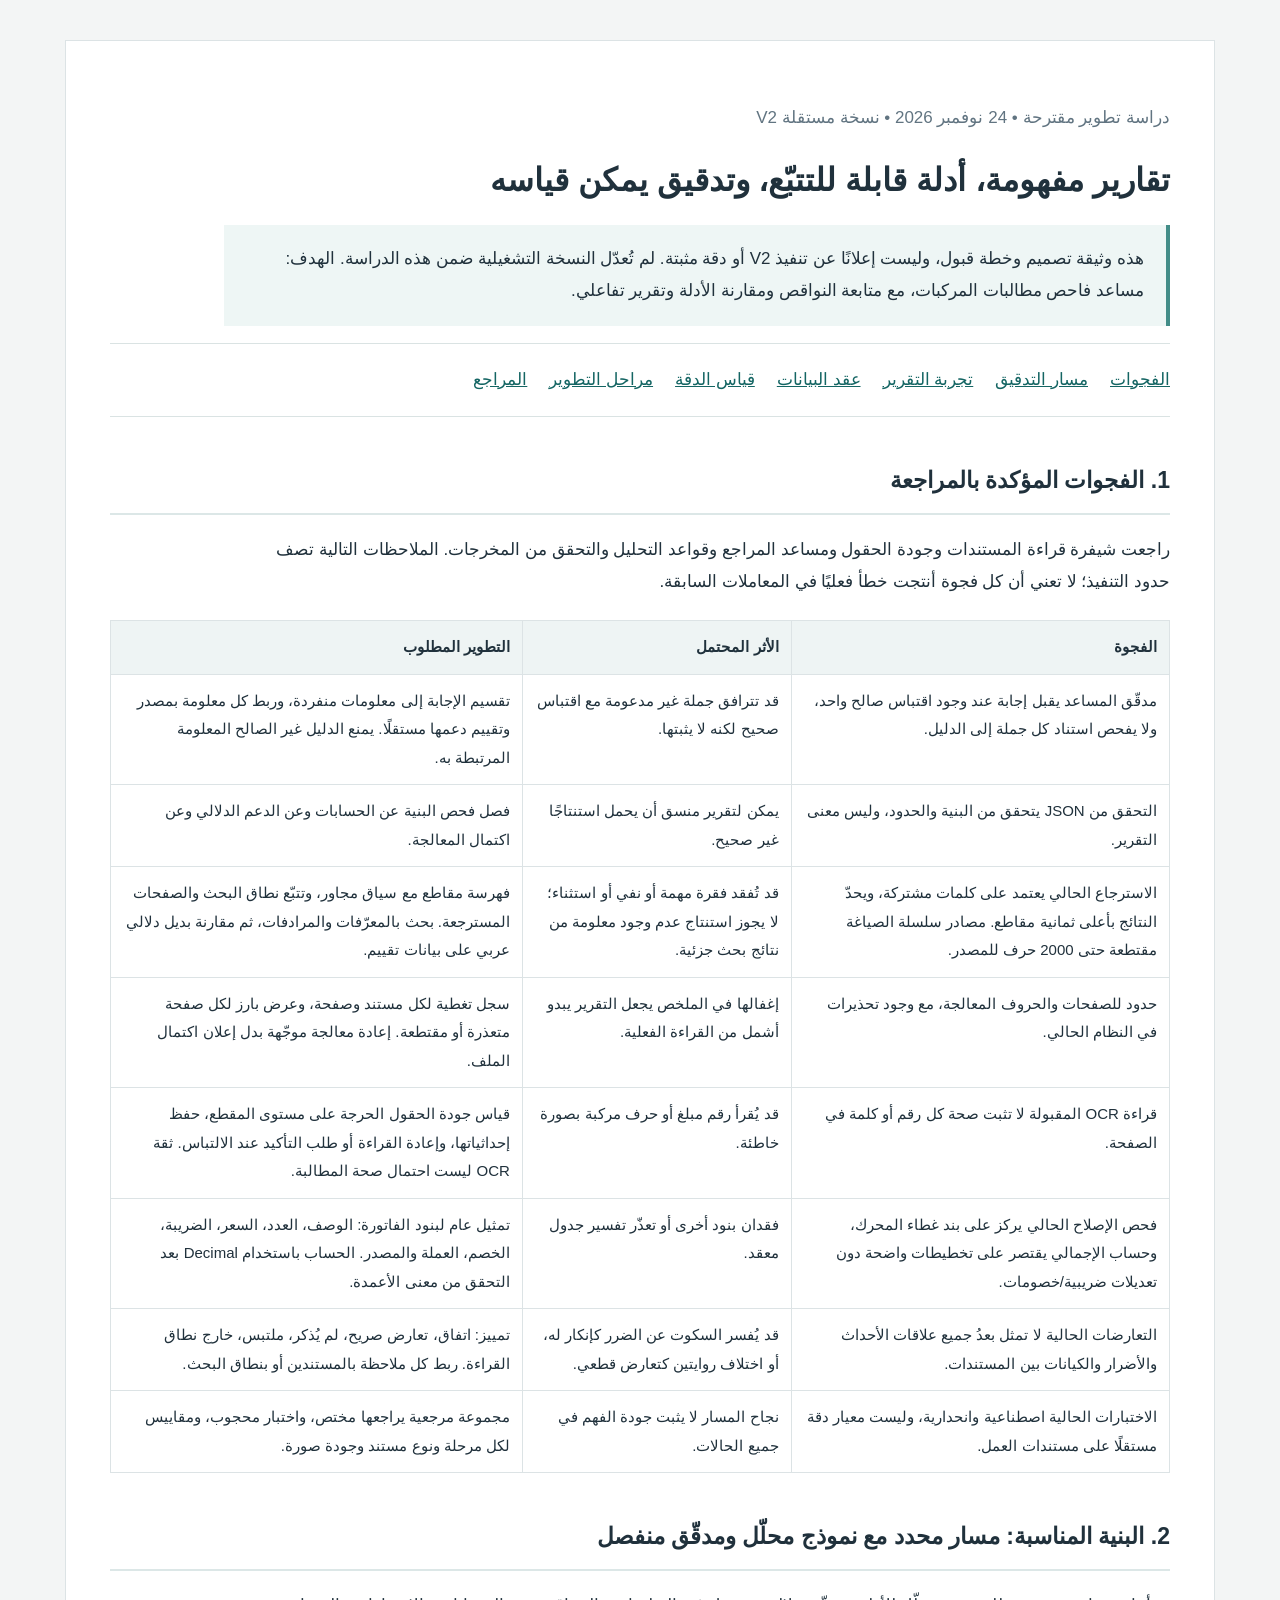
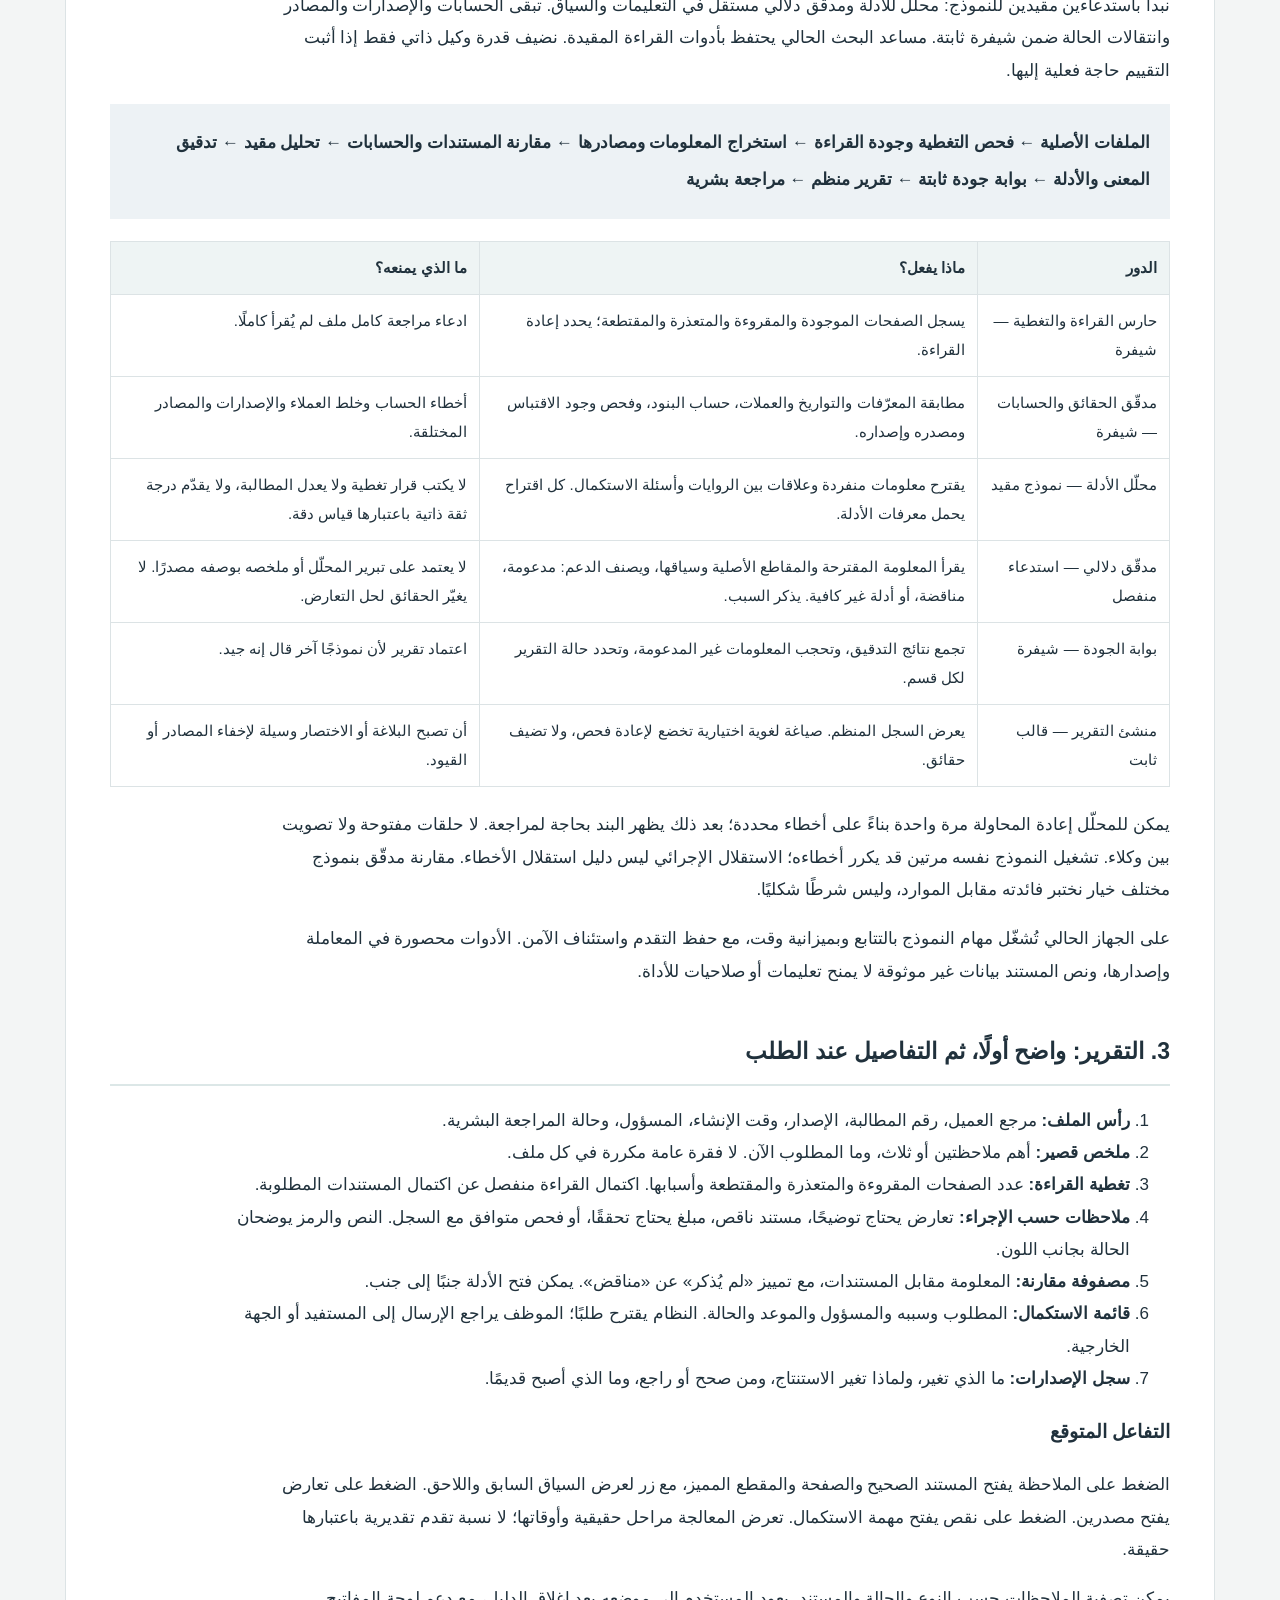
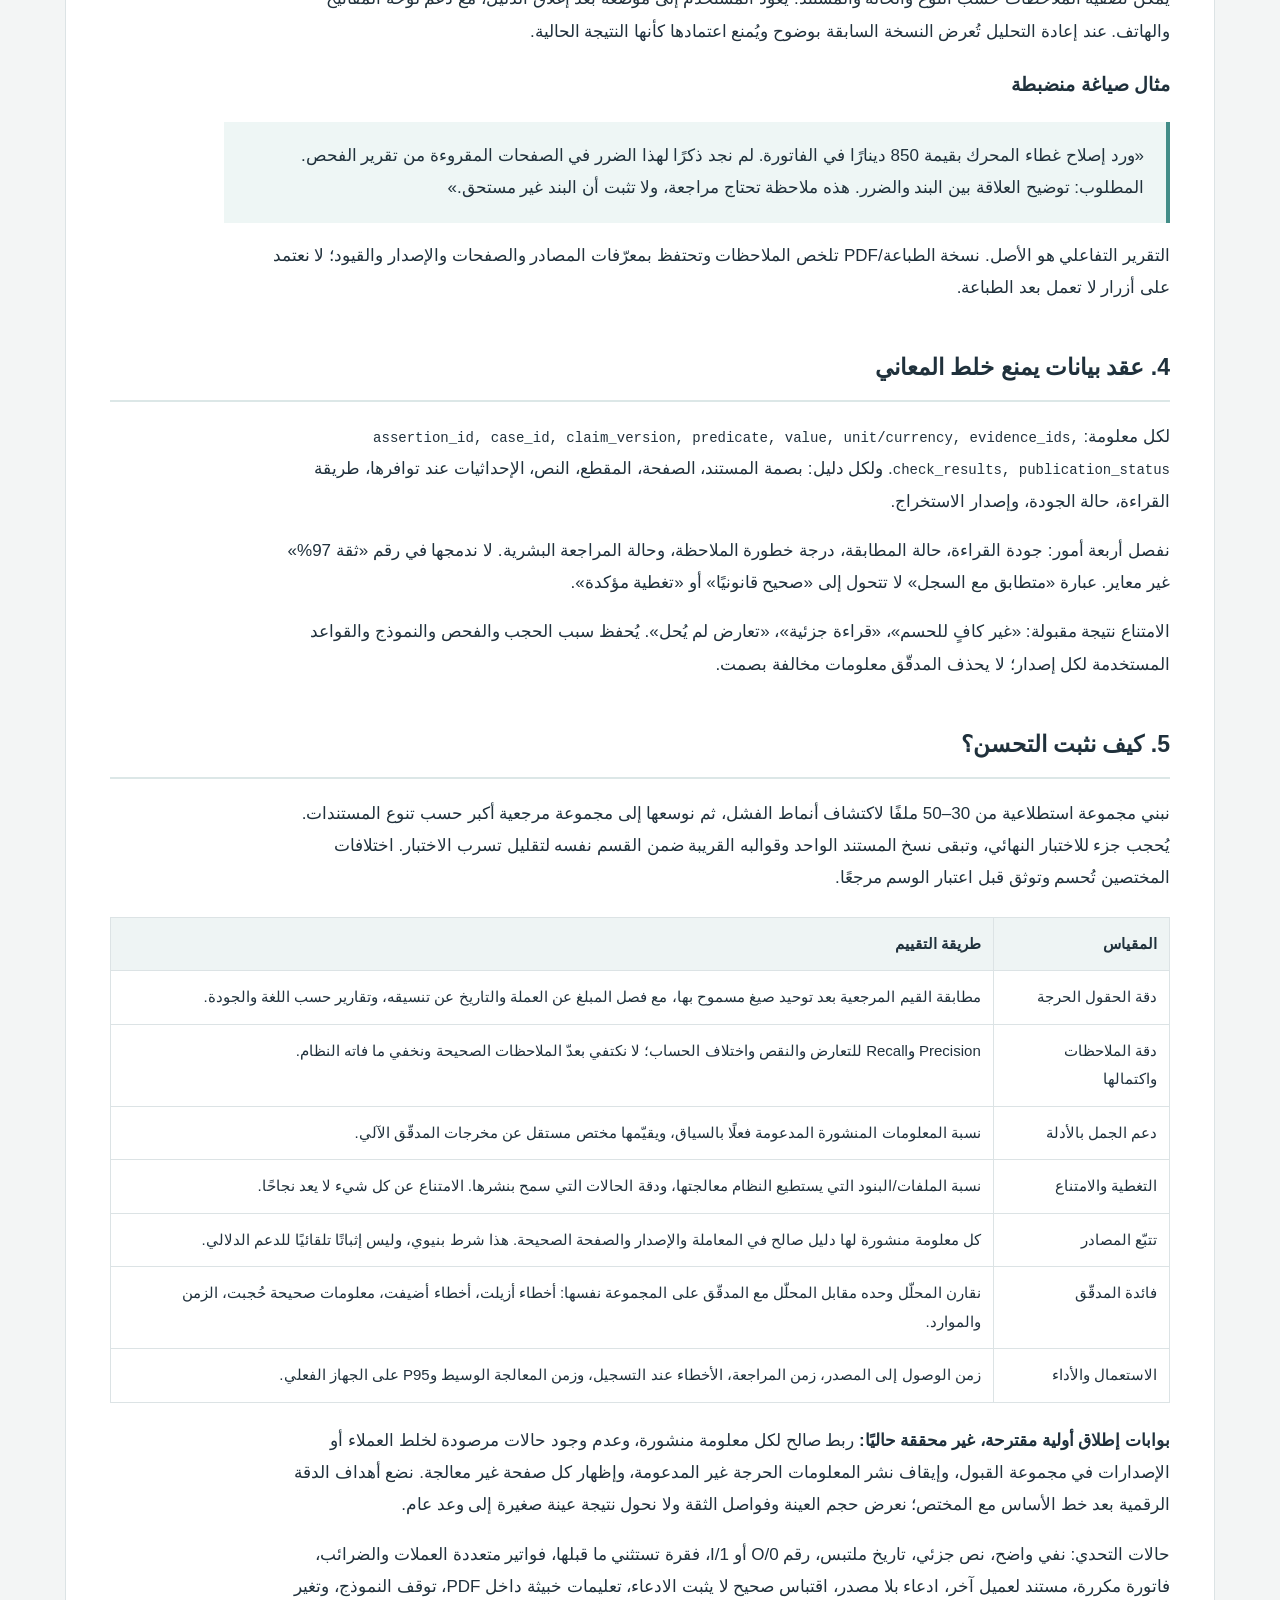
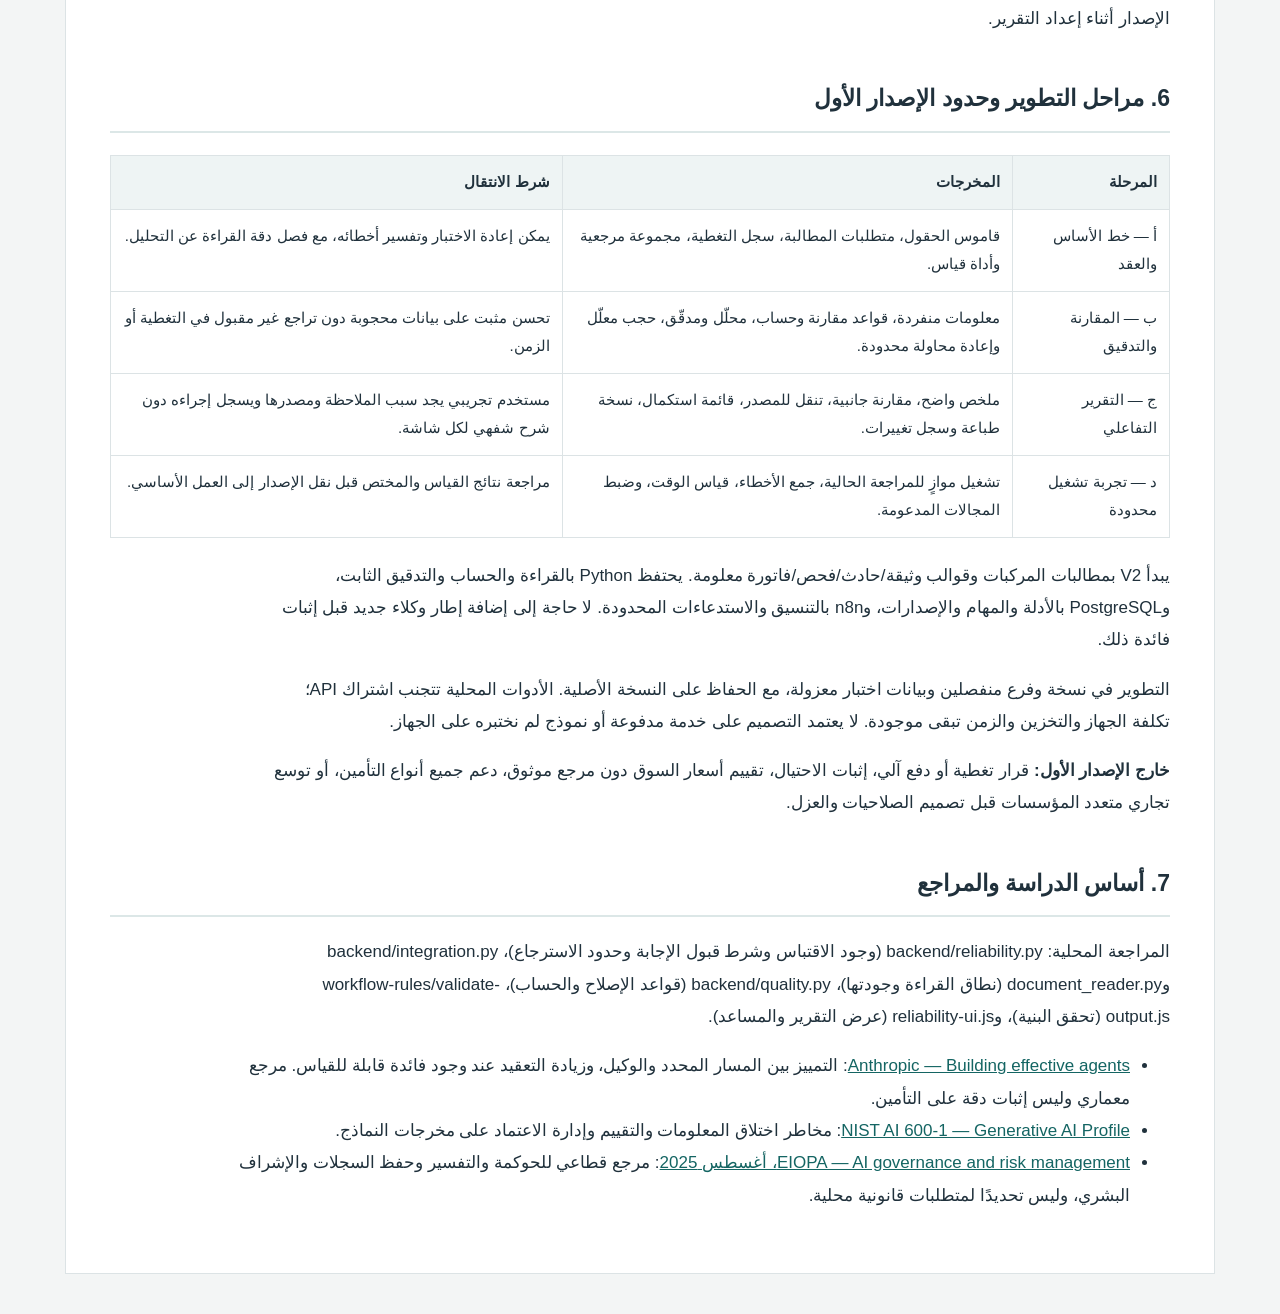
<file: docs/V2_DEVELOPMENT_STUDY_AR.html>
<!doctype html>
<html lang="ar" dir="rtl"><meta charset="utf-8"><meta name="viewport" content="width=device-width,initial-scale=1">
<title>IntelliSure V2 — دراسة الدقة والتقارير</title>
<style>
body{font:17px/1.9 Tahoma,Arial,sans-serif;color:#20313c;background:#f3f5f5;margin:0}main{max-width:1060px;margin:40px auto;background:white;padding:44px;border:1px solid #dce3e5}h1{font-size:32px;line-height:1.5}h2{font-size:23px;margin-top:42px;border-bottom:2px solid #dce7e7;padding-bottom:10px}h3{font-size:19px}p,li{max-width:95ch}a{color:#146563}nav{display:flex;flex-wrap:wrap;gap:10px 22px;padding:20px 0;border-block:1px solid #dae3e3}table{width:100%;border-collapse:collapse;font-size:15px;margin:22px 0}th,td{border:1px solid #dce3e5;padding:12px;text-align:right;vertical-align:top}th{background:#eef4f4}.notice{padding:18px 22px;border-right:4px solid #438d88;background:#eef6f5}.muted{color:#617481}.flow{padding:20px;background:#edf2f5;font-weight:bold;line-height:2.2}code{direction:ltr;unicode-bidi:embed;font-size:14px}section{scroll-margin-top:24px}@media(max-width:700px){main{padding:22px;margin:0}table{display:block;overflow:auto}h1{font-size:26px}}@media print{body{background:white;font-size:12px}main{margin:0;max-width:none;padding:0;border:0}nav{display:none}h2,h3{break-after:avoid}tr,.notice{break-inside:avoid}a{color:inherit}}
</style>
<main>
<p class="muted">دراسة تطوير مقترحة • 24 نوفمبر 2026 • نسخة مستقلة V2</p>
<h1>تقارير مفهومة، أدلة قابلة للتتبّع، وتدقيق يمكن قياسه</h1>
<p class="notice">هذه وثيقة تصميم وخطة قبول، وليست إعلانًا عن تنفيذ V2 أو دقة مثبتة. لم تُعدّل النسخة التشغيلية ضمن هذه الدراسة. الهدف: مساعد فاحص مطالبات المركبات، مع متابعة النواقص ومقارنة الأدلة وتقرير تفاعلي.</p>
<nav><a href="#gaps">الفجوات</a><a href="#architecture">مسار التدقيق</a><a href="#report">تجربة التقرير</a><a href="#data">عقد البيانات</a><a href="#evaluation">قياس الدقة</a><a href="#delivery">مراحل التطوير</a><a href="#sources">المراجع</a></nav>

<section id="gaps"><h2>1. الفجوات المؤكدة بالمراجعة</h2>
<p>راجعت شيفرة قراءة المستندات وجودة الحقول ومساعد المراجع وقواعد التحليل والتحقق من المخرجات. الملاحظات التالية تصف حدود التنفيذ؛ لا تعني أن كل فجوة أنتجت خطأ فعليًا في المعاملات السابقة.</p>
<table><thead><tr><th>الفجوة</th><th>الأثر المحتمل</th><th>التطوير المطلوب</th></tr></thead><tbody>
<tr><td>مدقّق المساعد يقبل إجابة عند وجود اقتباس صالح واحد، ولا يفحص استناد كل جملة إلى الدليل.</td><td>قد تترافق جملة غير مدعومة مع اقتباس صحيح لكنه لا يثبتها.</td><td>تقسيم الإجابة إلى معلومات منفردة، وربط كل معلومة بمصدر وتقييم دعمها مستقلًا. يمنع الدليل غير الصالح المعلومة المرتبطة به.</td></tr>
<tr><td>التحقق من JSON يتحقق من البنية والحدود، وليس معنى التقرير.</td><td>يمكن لتقرير منسق أن يحمل استنتاجًا غير صحيح.</td><td>فصل فحص البنية عن الحسابات وعن الدعم الدلالي وعن اكتمال المعالجة.</td></tr>
<tr><td>الاسترجاع الحالي يعتمد على كلمات مشتركة، ويحدّ النتائج بأعلى ثمانية مقاطع. مصادر سلسلة الصياغة مقتطعة حتى 2000 حرف للمصدر.</td><td>قد تُفقد فقرة مهمة أو نفي أو استثناء؛ لا يجوز استنتاج عدم وجود معلومة من نتائج بحث جزئية.</td><td>فهرسة مقاطع مع سياق مجاور، وتتبّع نطاق البحث والصفحات المسترجعة. بحث بالمعرّفات والمرادفات، ثم مقارنة بديل دلالي عربي على بيانات تقييم.</td></tr>
<tr><td>حدود للصفحات والحروف المعالجة، مع وجود تحذيرات في النظام الحالي.</td><td>إغفالها في الملخص يجعل التقرير يبدو أشمل من القراءة الفعلية.</td><td>سجل تغطية لكل مستند وصفحة، وعرض بارز لكل صفحة متعذرة أو مقتطعة. إعادة معالجة موجّهة بدل إعلان اكتمال الملف.</td></tr>
<tr><td>قراءة OCR المقبولة لا تثبت صحة كل رقم أو كلمة في الصفحة.</td><td>قد يُقرأ رقم مبلغ أو حرف مركبة بصورة خاطئة.</td><td>قياس جودة الحقول الحرجة على مستوى المقطع، حفظ إحداثياتها، وإعادة القراءة أو طلب التأكيد عند الالتباس. ثقة OCR ليست احتمال صحة المطالبة.</td></tr>
<tr><td>فحص الإصلاح الحالي يركز على بند غطاء المحرك، وحساب الإجمالي يقتصر على تخطيطات واضحة دون تعديلات ضريبية/خصومات.</td><td>فقدان بنود أخرى أو تعذّر تفسير جدول معقد.</td><td>تمثيل عام لبنود الفاتورة: الوصف، العدد، السعر، الضريبة، الخصم، العملة والمصدر. الحساب باستخدام Decimal بعد التحقق من معنى الأعمدة.</td></tr>
<tr><td>التعارضات الحالية لا تمثل بعدُ جميع علاقات الأحداث والأضرار والكيانات بين المستندات.</td><td>قد يُفسر السكوت عن الضرر كإنكار له، أو اختلاف روايتين كتعارض قطعي.</td><td>تمييز: اتفاق، تعارض صريح، لم يُذكر، ملتبس، خارج نطاق القراءة. ربط كل ملاحظة بالمستندين أو بنطاق البحث.</td></tr>
<tr><td>الاختبارات الحالية اصطناعية وانحدارية، وليست معيار دقة مستقلًا على مستندات العمل.</td><td>نجاح المسار لا يثبت جودة الفهم في جميع الحالات.</td><td>مجموعة مرجعية يراجعها مختص، واختبار محجوب، ومقاييس لكل مرحلة ونوع مستند وجودة صورة.</td></tr>
</tbody></table></section>

<section id="architecture"><h2>2. البنية المناسبة: مسار محدد مع نموذج محلّل ومدقّق منفصل</h2>
<p>نبدأ باستدعاءين مقيدين للنموذج: محلّل للأدلة ومدقّق دلالي مستقل في التعليمات والسياق. تبقى الحسابات والإصدارات والمصادر وانتقالات الحالة ضمن شيفرة ثابتة. مساعد البحث الحالي يحتفظ بأدوات القراءة المقيدة. نضيف قدرة وكيل ذاتي فقط إذا أثبت التقييم حاجة فعلية إليها.</p>
<div class="flow">الملفات الأصلية ← فحص التغطية وجودة القراءة ← استخراج المعلومات ومصادرها ← مقارنة المستندات والحسابات ← تحليل مقيد ← تدقيق المعنى والأدلة ← بوابة جودة ثابتة ← تقرير منظم ← مراجعة بشرية</div>
<table><thead><tr><th>الدور</th><th>ماذا يفعل؟</th><th>ما الذي يمنعه؟</th></tr></thead><tbody>
<tr><td>حارس القراءة والتغطية — شيفرة</td><td>يسجل الصفحات الموجودة والمقروءة والمتعذرة والمقتطعة؛ يحدد إعادة القراءة.</td><td>ادعاء مراجعة كامل ملف لم يُقرأ كاملًا.</td></tr>
<tr><td>مدقّق الحقائق والحسابات — شيفرة</td><td>مطابقة المعرّفات والتواريخ والعملات، حساب البنود، وفحص وجود الاقتباس ومصدره وإصداره.</td><td>أخطاء الحساب وخلط العملاء والإصدارات والمصادر المختلقة.</td></tr>
<tr><td>محلّل الأدلة — نموذج مقيد</td><td>يقترح معلومات منفردة وعلاقات بين الروايات وأسئلة الاستكمال. كل اقتراح يحمل معرفات الأدلة.</td><td>لا يكتب قرار تغطية ولا يعدل المطالبة، ولا يقدّم درجة ثقة ذاتية باعتبارها قياس دقة.</td></tr>
<tr><td>مدقّق دلالي — استدعاء منفصل</td><td>يقرأ المعلومة المقترحة والمقاطع الأصلية وسياقها، ويصنف الدعم: مدعومة، مناقضة، أو أدلة غير كافية. يذكر السبب.</td><td>لا يعتمد على تبرير المحلّل أو ملخصه بوصفه مصدرًا. لا يغيّر الحقائق لحل التعارض.</td></tr>
<tr><td>بوابة الجودة — شيفرة</td><td>تجمع نتائج التدقيق، وتحجب المعلومات غير المدعومة، وتحدد حالة التقرير لكل قسم.</td><td>اعتماد تقرير لأن نموذجًا آخر قال إنه جيد.</td></tr>
<tr><td>منشئ التقرير — قالب ثابت</td><td>يعرض السجل المنظم. صياغة لغوية اختيارية تخضع لإعادة فحص، ولا تضيف حقائق.</td><td>أن تصبح البلاغة أو الاختصار وسيلة لإخفاء المصادر أو القيود.</td></tr>
</tbody></table>
<p>يمكن للمحلّل إعادة المحاولة مرة واحدة بناءً على أخطاء محددة؛ بعد ذلك يظهر البند بحاجة لمراجعة. لا حلقات مفتوحة ولا تصويت بين وكلاء. تشغيل النموذج نفسه مرتين قد يكرر أخطاءه؛ الاستقلال الإجرائي ليس دليل استقلال الأخطاء. مقارنة مدقّق بنموذج مختلف خيار نختبر فائدته مقابل الموارد، وليس شرطًا شكليًا.</p>
<p>على الجهاز الحالي تُشغّل مهام النموذج بالتتابع وبميزانية وقت، مع حفظ التقدم واستئناف الآمن. الأدوات محصورة في المعاملة وإصدارها، ونص المستند بيانات غير موثوقة لا يمنح تعليمات أو صلاحيات للأداة.</p>
</section>

<section id="report"><h2>3. التقرير: واضح أولًا، ثم التفاصيل عند الطلب</h2>
<ol>
<li><strong>رأس الملف:</strong> مرجع العميل، رقم المطالبة، الإصدار، وقت الإنشاء، المسؤول، وحالة المراجعة البشرية.</li>
<li><strong>ملخص قصير:</strong> أهم ملاحظتين أو ثلاث، وما المطلوب الآن. لا فقرة عامة مكررة في كل ملف.</li>
<li><strong>تغطية القراءة:</strong> عدد الصفحات المقروءة والمتعذرة والمقتطعة وأسبابها. اكتمال القراءة منفصل عن اكتمال المستندات المطلوبة.</li>
<li><strong>ملاحظات حسب الإجراء:</strong> تعارض يحتاج توضيحًا، مستند ناقص، مبلغ يحتاج تحققًا، أو فحص متوافق مع السجل. النص والرمز يوضحان الحالة بجانب اللون.</li>
<li><strong>مصفوفة مقارنة:</strong> المعلومة مقابل المستندات، مع تمييز «لم يُذكر» عن «مناقض». يمكن فتح الأدلة جنبًا إلى جنب.</li>
<li><strong>قائمة الاستكمال:</strong> المطلوب وسببه والمسؤول والموعد والحالة. النظام يقترح طلبًا؛ الموظف يراجع الإرسال إلى المستفيد أو الجهة الخارجية.</li>
<li><strong>سجل الإصدارات:</strong> ما الذي تغير، ولماذا تغير الاستنتاج، ومن صحح أو راجع، وما الذي أصبح قديمًا.</li>
</ol>
<h3>التفاعل المتوقع</h3>
<p>الضغط على الملاحظة يفتح المستند الصحيح والصفحة والمقطع المميز، مع زر لعرض السياق السابق واللاحق. الضغط على تعارض يفتح مصدرين. الضغط على نقص يفتح مهمة الاستكمال. تعرض المعالجة مراحل حقيقية وأوقاتها؛ لا نسبة تقدم تقديرية باعتبارها حقيقة.</p>
<p>يمكن تصفية الملاحظات حسب النوع والحالة والمستند. يعود المستخدم إلى موضعه بعد إغلاق الدليل، مع دعم لوحة المفاتيح والهاتف. عند إعادة التحليل تُعرض النسخة السابقة بوضوح ويُمنع اعتمادها كأنها النتيجة الحالية.</p>
<h3>مثال صياغة منضبطة</h3>
<p class="notice">«ورد إصلاح غطاء المحرك بقيمة 850 دينارًا في الفاتورة. لم نجد ذكرًا لهذا الضرر في الصفحات المقروءة من تقرير الفحص. المطلوب: توضيح العلاقة بين البند والضرر. هذه ملاحظة تحتاج مراجعة، ولا تثبت أن البند غير مستحق.»</p>
<p>التقرير التفاعلي هو الأصل. نسخة الطباعة/PDF تلخص الملاحظات وتحتفظ بمعرّفات المصادر والصفحات والإصدار والقيود؛ لا نعتمد على أزرار لا تعمل بعد الطباعة.</p>
</section>

<section id="data"><h2>4. عقد بيانات يمنع خلط المعاني</h2>
<p>لكل معلومة: <code>assertion_id, case_id, claim_version, predicate, value, unit/currency, evidence_ids, check_results, publication_status</code>. ولكل دليل: بصمة المستند، الصفحة، المقطع، النص، الإحداثيات عند توافرها، طريقة القراءة، حالة الجودة، وإصدار الاستخراج.</p>
<p>نفصل أربعة أمور: جودة القراءة، حالة المطابقة، درجة خطورة الملاحظة، وحالة المراجعة البشرية. لا ندمجها في رقم «ثقة 97%» غير معاير. عبارة «متطابق مع السجل» لا تتحول إلى «صحيح قانونيًا» أو «تغطية مؤكدة».</p>
<p>الامتناع نتيجة مقبولة: «غير كافٍ للحسم»، «قراءة جزئية»، «تعارض لم يُحل». يُحفظ سبب الحجب والفحص والنموذج والقواعد المستخدمة لكل إصدار؛ لا يحذف المدقّق معلومات مخالفة بصمت.</p>
</section>

<section id="evaluation"><h2>5. كيف نثبت التحسن؟</h2>
<p>نبني مجموعة استطلاعية من 30–50 ملفًا لاكتشاف أنماط الفشل، ثم نوسعها إلى مجموعة مرجعية أكبر حسب تنوع المستندات. يُحجب جزء للاختبار النهائي، وتبقى نسخ المستند الواحد وقوالبه القريبة ضمن القسم نفسه لتقليل تسرب الاختبار. اختلافات المختصين تُحسم وتوثق قبل اعتبار الوسم مرجعًا.</p>
<table><thead><tr><th>المقياس</th><th>طريقة التقييم</th></tr></thead><tbody>
<tr><td>دقة الحقول الحرجة</td><td>مطابقة القيم المرجعية بعد توحيد صيغ مسموح بها، مع فصل المبلغ عن العملة والتاريخ عن تنسيقه، وتقارير حسب اللغة والجودة.</td></tr>
<tr><td>دقة الملاحظات واكتمالها</td><td>Precision وRecall للتعارض والنقص واختلاف الحساب؛ لا نكتفي بعدّ الملاحظات الصحيحة ونخفي ما فاته النظام.</td></tr>
<tr><td>دعم الجمل بالأدلة</td><td>نسبة المعلومات المنشورة المدعومة فعلًا بالسياق، ويقيّمها مختص مستقل عن مخرجات المدقّق الآلي.</td></tr>
<tr><td>التغطية والامتناع</td><td>نسبة الملفات/البنود التي يستطيع النظام معالجتها، ودقة الحالات التي سمح بنشرها. الامتناع عن كل شيء لا يعد نجاحًا.</td></tr>
<tr><td>تتبّع المصادر</td><td>كل معلومة منشورة لها دليل صالح في المعاملة والإصدار والصفحة الصحيحة. هذا شرط بنيوي، وليس إثباتًا تلقائيًا للدعم الدلالي.</td></tr>
<tr><td>فائدة المدقّق</td><td>نقارن المحلّل وحده مقابل المحلّل مع المدقّق على المجموعة نفسها: أخطاء أزيلت، أخطاء أضيفت، معلومات صحيحة حُجبت، الزمن والموارد.</td></tr>
<tr><td>الاستعمال والأداء</td><td>زمن الوصول إلى المصدر، زمن المراجعة، الأخطاء عند التسجيل، وزمن المعالجة الوسيط وP95 على الجهاز الفعلي.</td></tr>
</tbody></table>
<p><strong>بوابات إطلاق أولية مقترحة، غير محققة حاليًا:</strong> ربط صالح لكل معلومة منشورة، وعدم وجود حالات مرصودة لخلط العملاء أو الإصدارات في مجموعة القبول، وإيقاف نشر المعلومات الحرجة غير المدعومة، وإظهار كل صفحة غير معالجة. نضع أهداف الدقة الرقمية بعد خط الأساس مع المختص؛ نعرض حجم العينة وفواصل الثقة ولا نحول نتيجة عينة صغيرة إلى وعد عام.</p>
<p>حالات التحدي: نفي واضح، نص جزئي، تاريخ ملتبس، رقم 0/O أو 1/I، فقرة تستثني ما قبلها، فواتير متعددة العملات والضرائب، فاتورة مكررة، مستند لعميل آخر، ادعاء بلا مصدر، اقتباس صحيح لا يثبت الادعاء، تعليمات خبيثة داخل PDF، توقف النموذج، وتغير الإصدار أثناء إعداد التقرير.</p>
</section>

<section id="delivery"><h2>6. مراحل التطوير وحدود الإصدار الأول</h2>
<table><thead><tr><th>المرحلة</th><th>المخرجات</th><th>شرط الانتقال</th></tr></thead><tbody>
<tr><td>أ — خط الأساس والعقد</td><td>قاموس الحقول، متطلبات المطالبة، سجل التغطية، مجموعة مرجعية وأداة قياس.</td><td>يمكن إعادة الاختبار وتفسير أخطائه، مع فصل دقة القراءة عن التحليل.</td></tr>
<tr><td>ب — المقارنة والتدقيق</td><td>معلومات منفردة، قواعد مقارنة وحساب، محلّل ومدقّق، حجب معلّل وإعادة محاولة محدودة.</td><td>تحسن مثبت على بيانات محجوبة دون تراجع غير مقبول في التغطية أو الزمن.</td></tr>
<tr><td>ج — التقرير التفاعلي</td><td>ملخص واضح، مقارنة جانبية، تنقل للمصدر، قائمة استكمال، نسخة طباعة وسجل تغييرات.</td><td>مستخدم تجريبي يجد سبب الملاحظة ومصدرها ويسجل إجراءه دون شرح شفهي لكل شاشة.</td></tr>
<tr><td>د — تجربة تشغيل محدودة</td><td>تشغيل موازٍ للمراجعة الحالية، جمع الأخطاء، قياس الوقت، وضبط المجالات المدعومة.</td><td>مراجعة نتائج القياس والمختص قبل نقل الإصدار إلى العمل الأساسي.</td></tr>
</tbody></table>
<p>يبدأ V2 بمطالبات المركبات وقوالب وثيقة/حادث/فحص/فاتورة معلومة. يحتفظ Python بالقراءة والحساب والتدقيق الثابت، وPostgreSQL بالأدلة والمهام والإصدارات، وn8n بالتنسيق والاستدعاءات المحدودة. لا حاجة إلى إضافة إطار وكلاء جديد قبل إثبات فائدة ذلك.</p>
<p>التطوير في نسخة وفرع منفصلين وبيانات اختبار معزولة، مع الحفاظ على النسخة الأصلية. الأدوات المحلية تتجنب اشتراك API؛ تكلفة الجهاز والتخزين والزمن تبقى موجودة. لا يعتمد التصميم على خدمة مدفوعة أو نموذج لم نختبره على الجهاز.</p>
<p><strong>خارج الإصدار الأول:</strong> قرار تغطية أو دفع آلي، إثبات الاحتيال، تقييم أسعار السوق دون مرجع موثوق، دعم جميع أنواع التأمين، أو توسع تجاري متعدد المؤسسات قبل تصميم الصلاحيات والعزل.</p>
</section>

<section id="sources"><h2>7. أساس الدراسة والمراجع</h2>
<p>المراجعة المحلية: backend/reliability.py (وجود الاقتباس وشرط قبول الإجابة وحدود الاسترجاع)، backend/integration.py وdocument_reader.py (نطاق القراءة وجودتها)، backend/quality.py (قواعد الإصلاح والحساب)، workflow-rules/validate-output.js (تحقق البنية)، وreliability-ui.js (عرض التقرير والمساعد).</p>
<ul>
<li><a href="https://www.anthropic.com/research/building-effective-agents">Anthropic — Building effective agents</a>: التمييز بين المسار المحدد والوكيل، وزيادة التعقيد عند وجود فائدة قابلة للقياس. مرجع معماري وليس إثبات دقة على التأمين.</li>
<li><a href="https://nvlpubs.nist.gov/nistpubs/ai/NIST.AI.600-1.pdf">NIST AI 600-1 — Generative AI Profile</a>: مخاطر اختلاق المعلومات والتقييم وإدارة الاعتماد على مخرجات النماذج.</li>
<li><a href="https://www.eiopa.europa.eu/eiopa-publishes-opinion-ai-governance-and-risk-management-2025-08-06_en">EIOPA — AI governance and risk management، أغسطس 2025</a>: مرجع قطاعي للحوكمة والتفسير وحفظ السجلات والإشراف البشري، وليس تحديدًا لمتطلبات قانونية محلية.</li>
</ul>
</section></main></html>
</file>
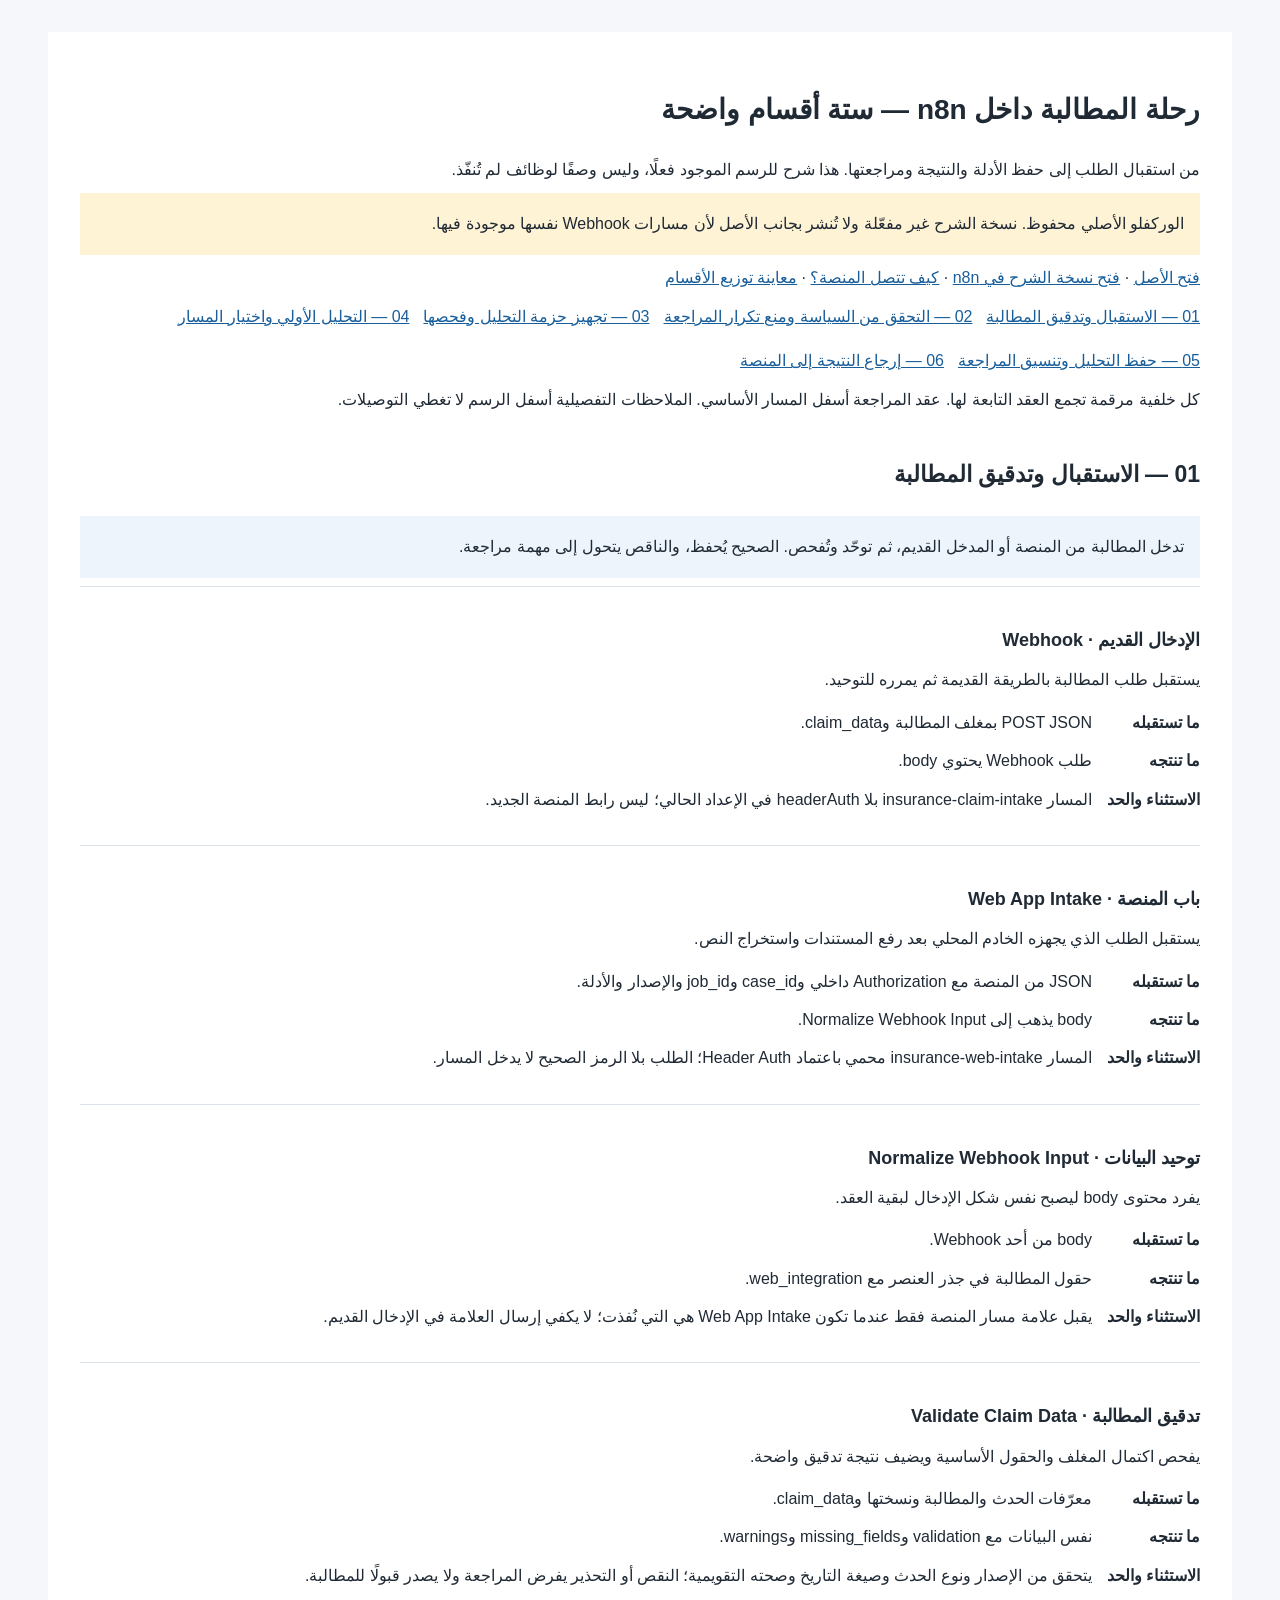
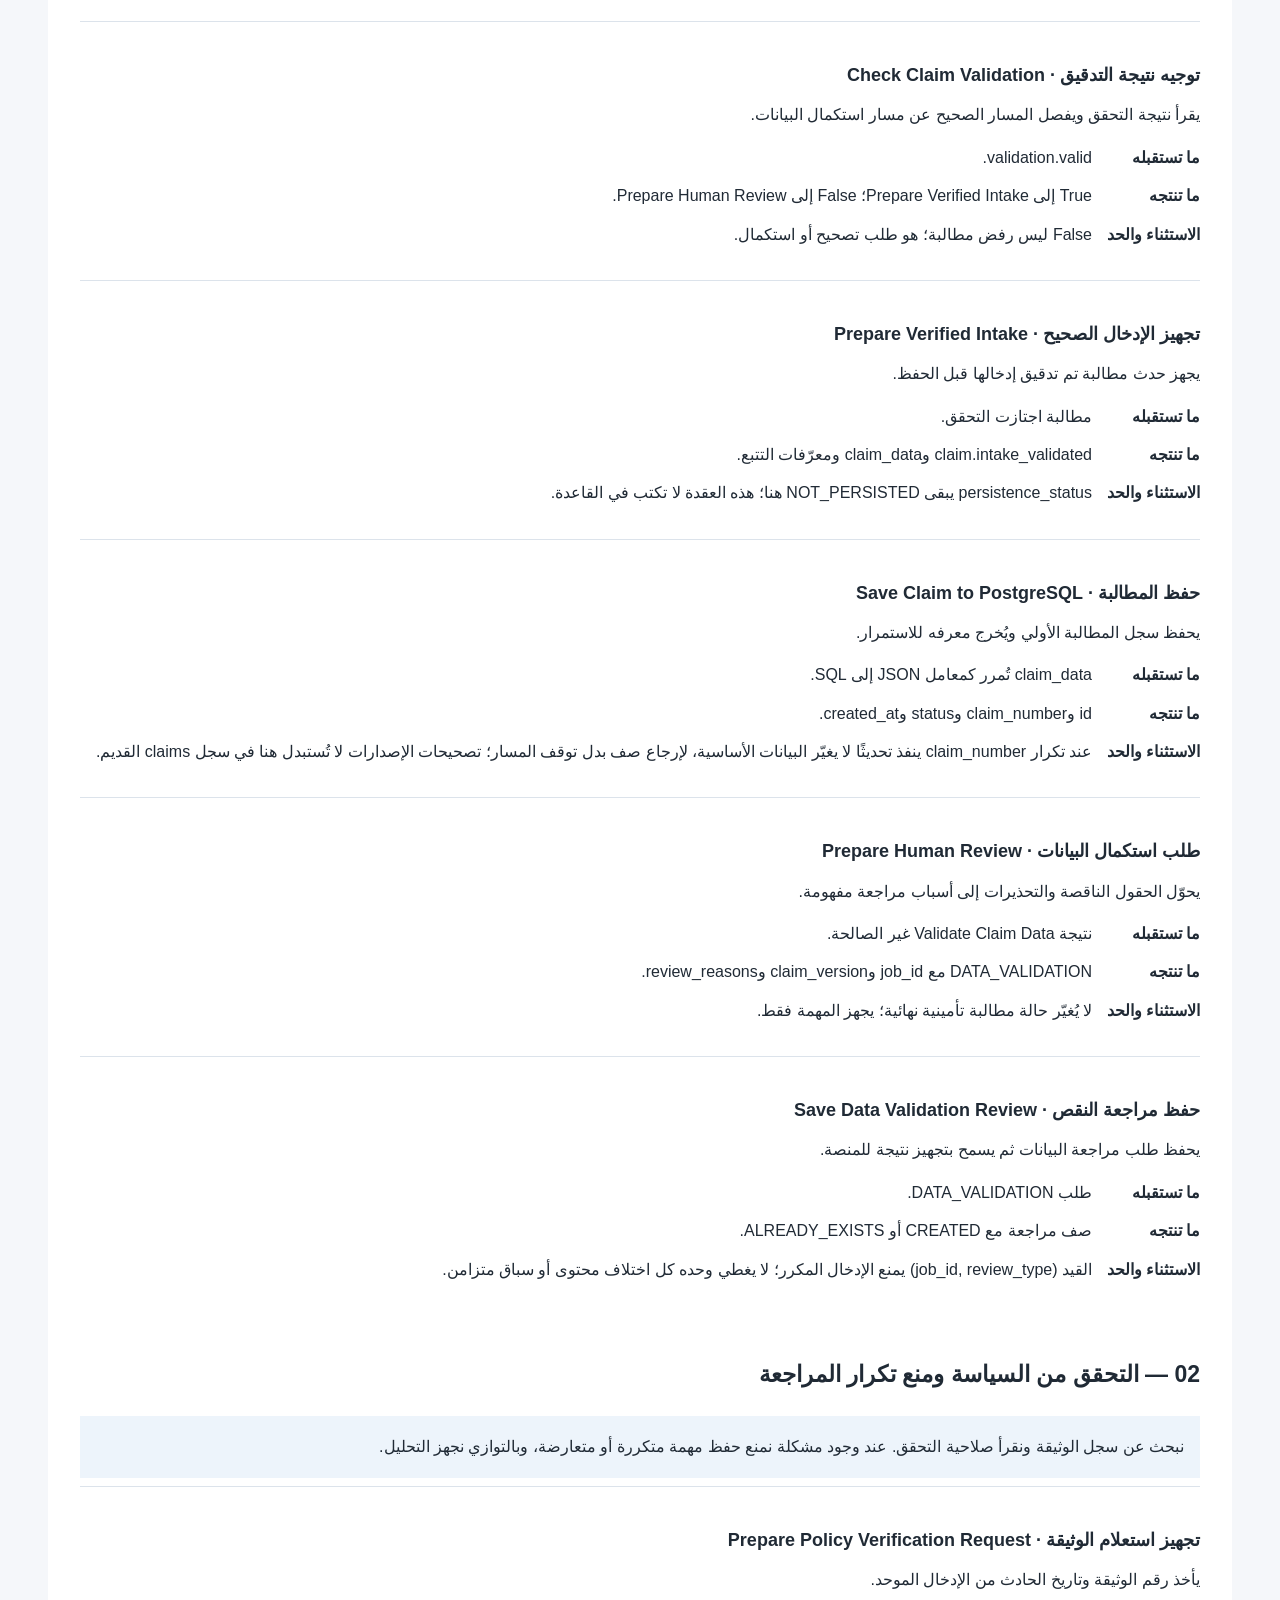
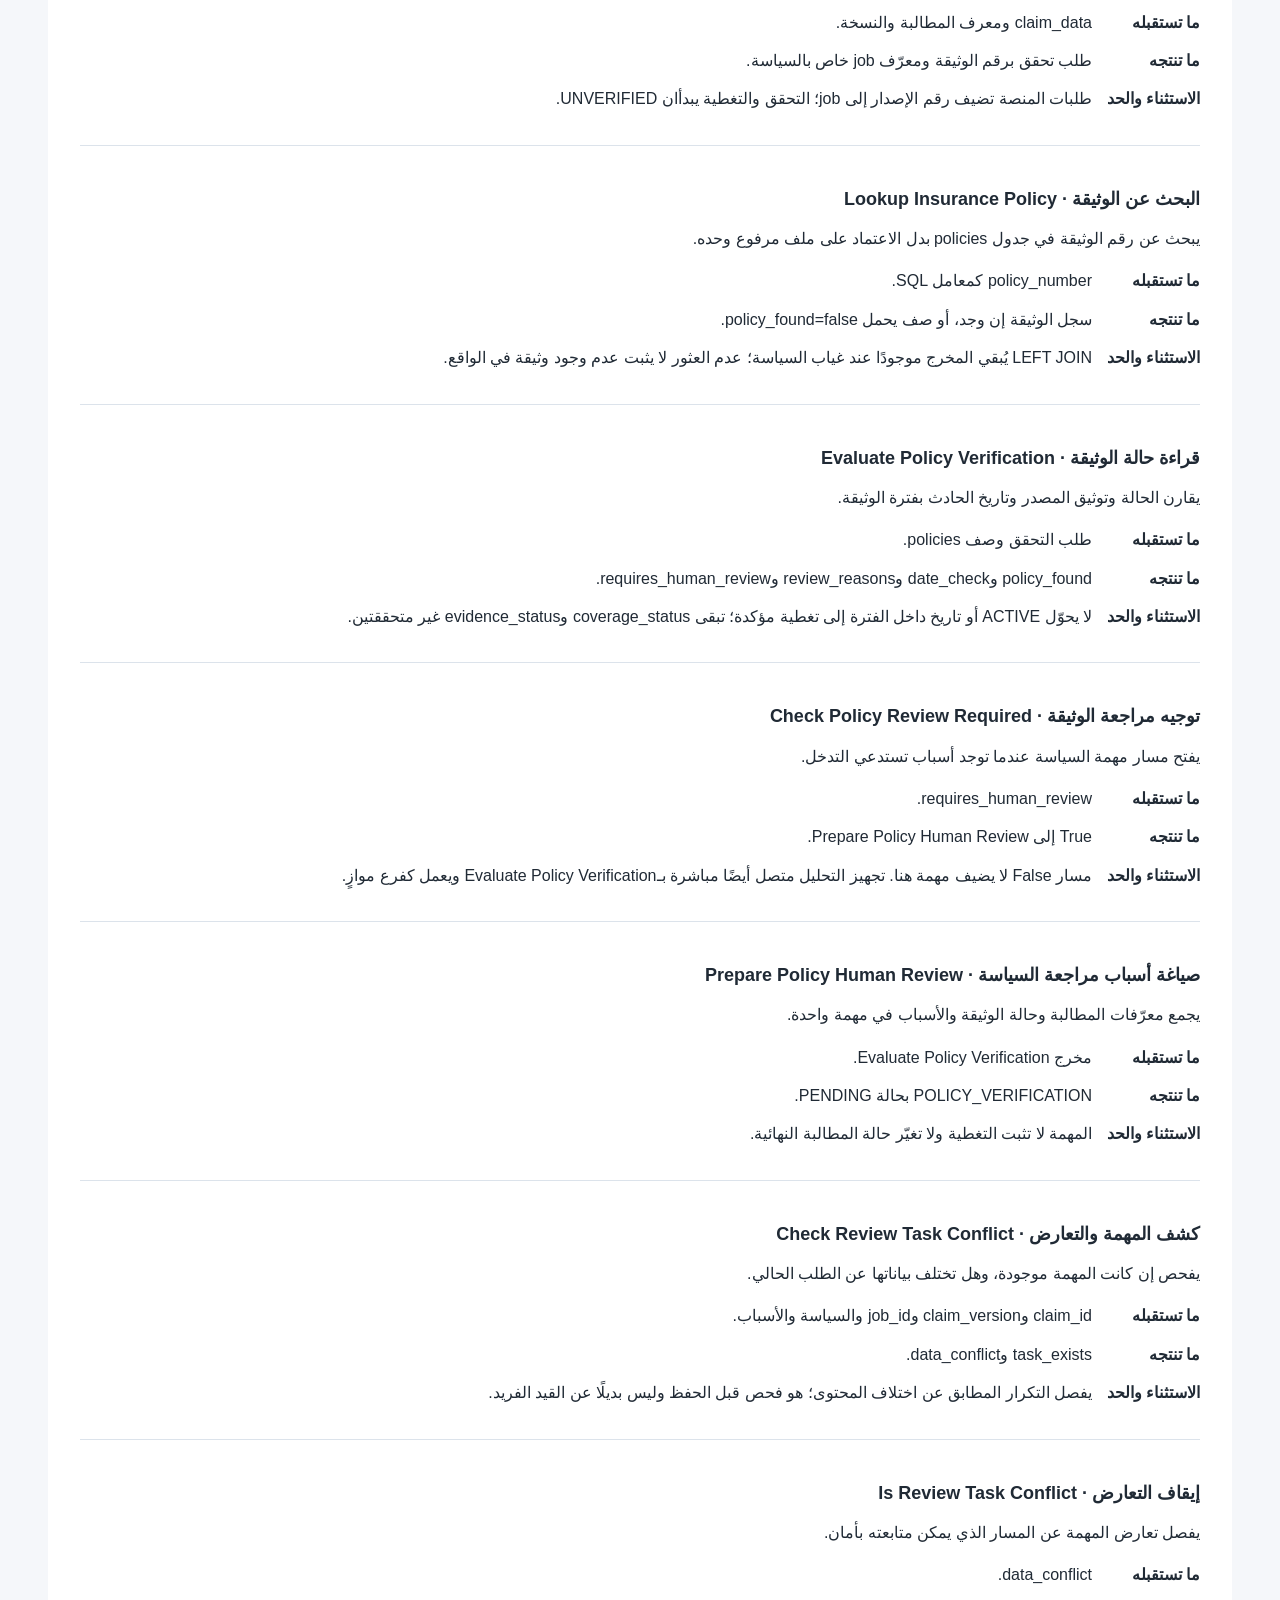
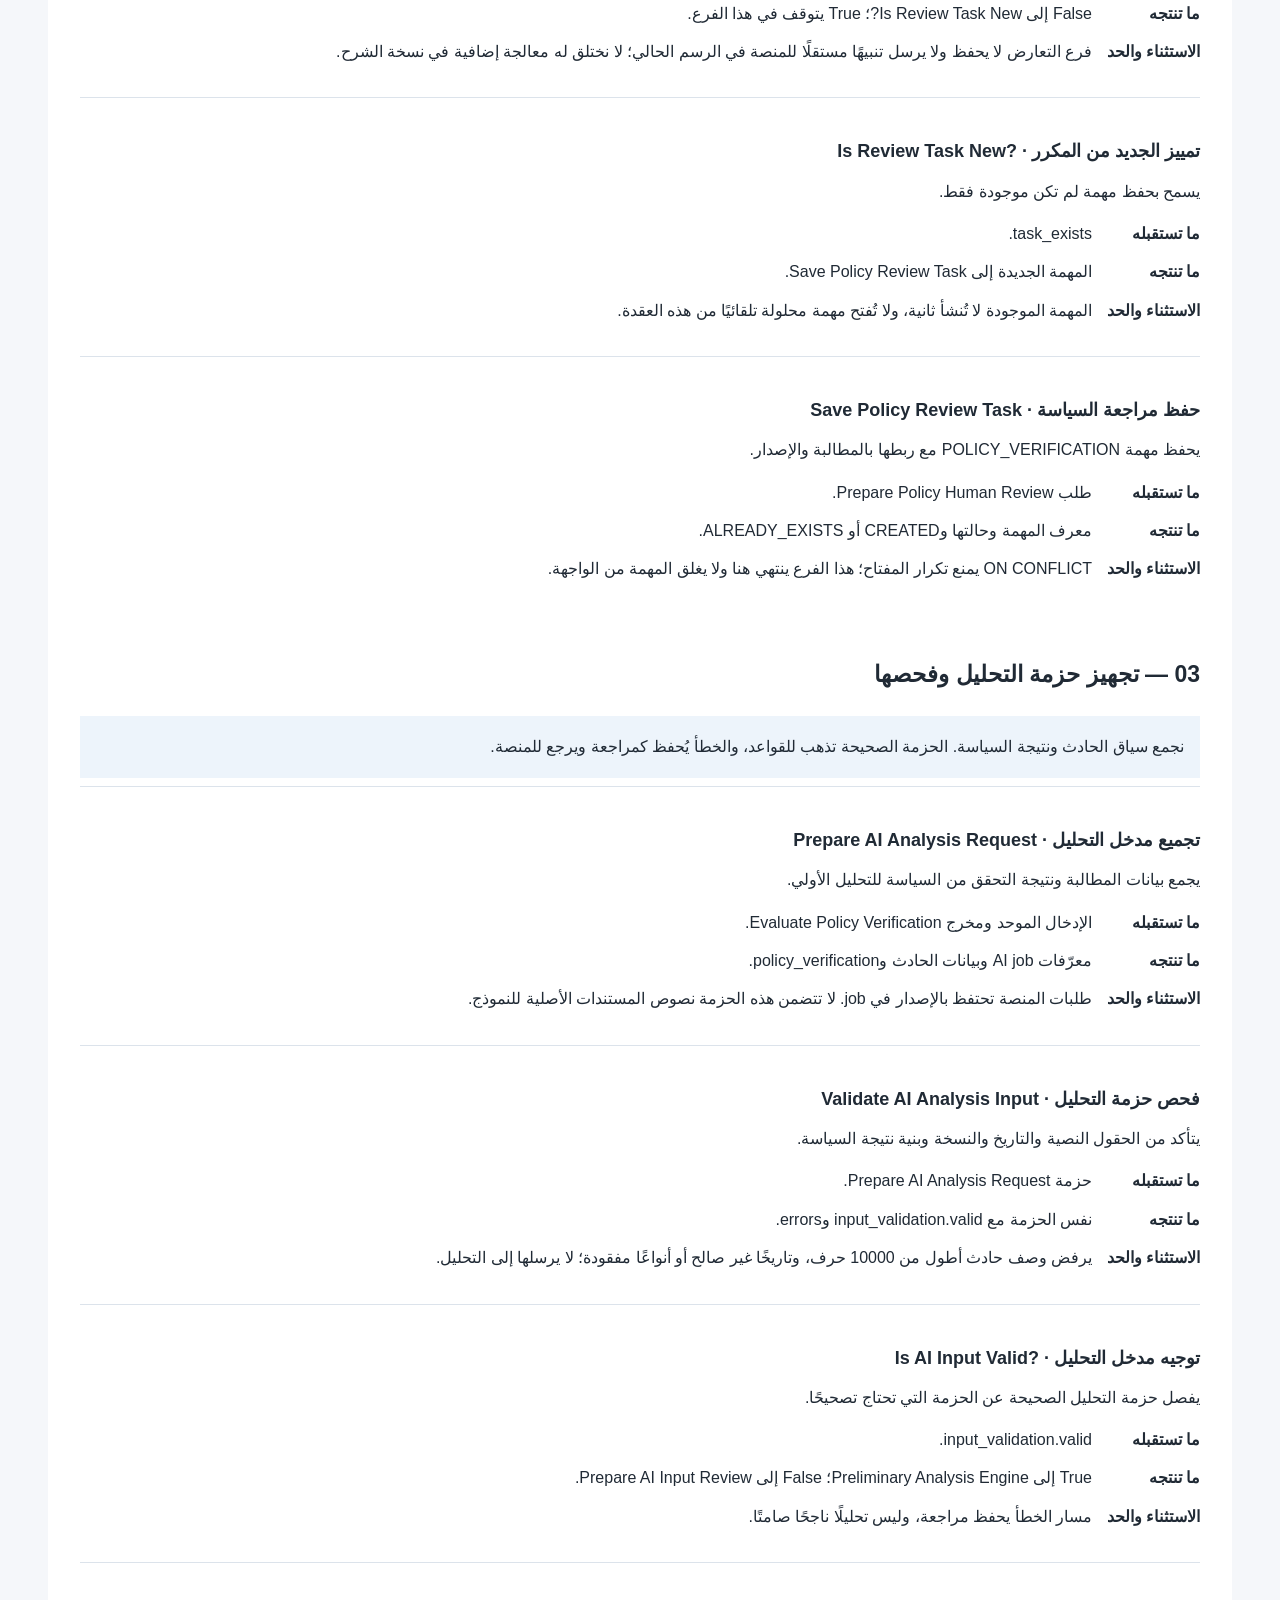
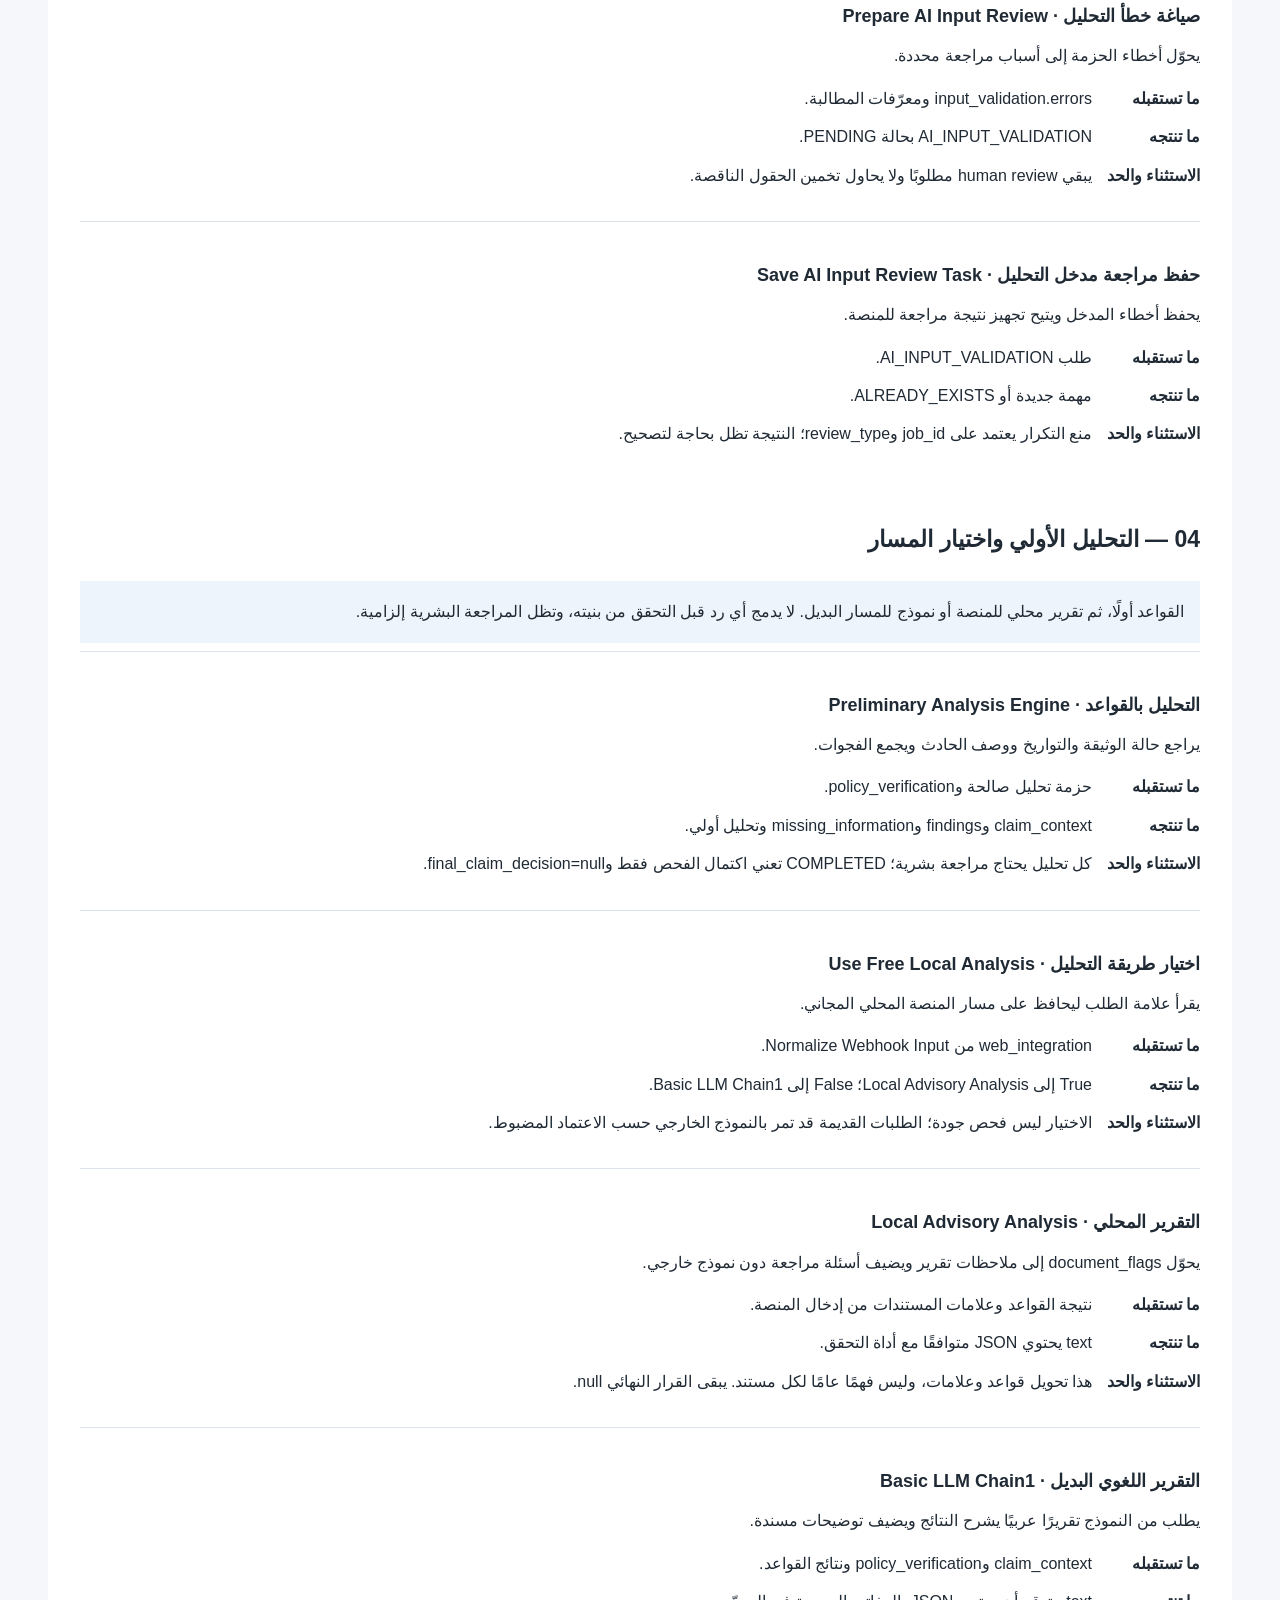
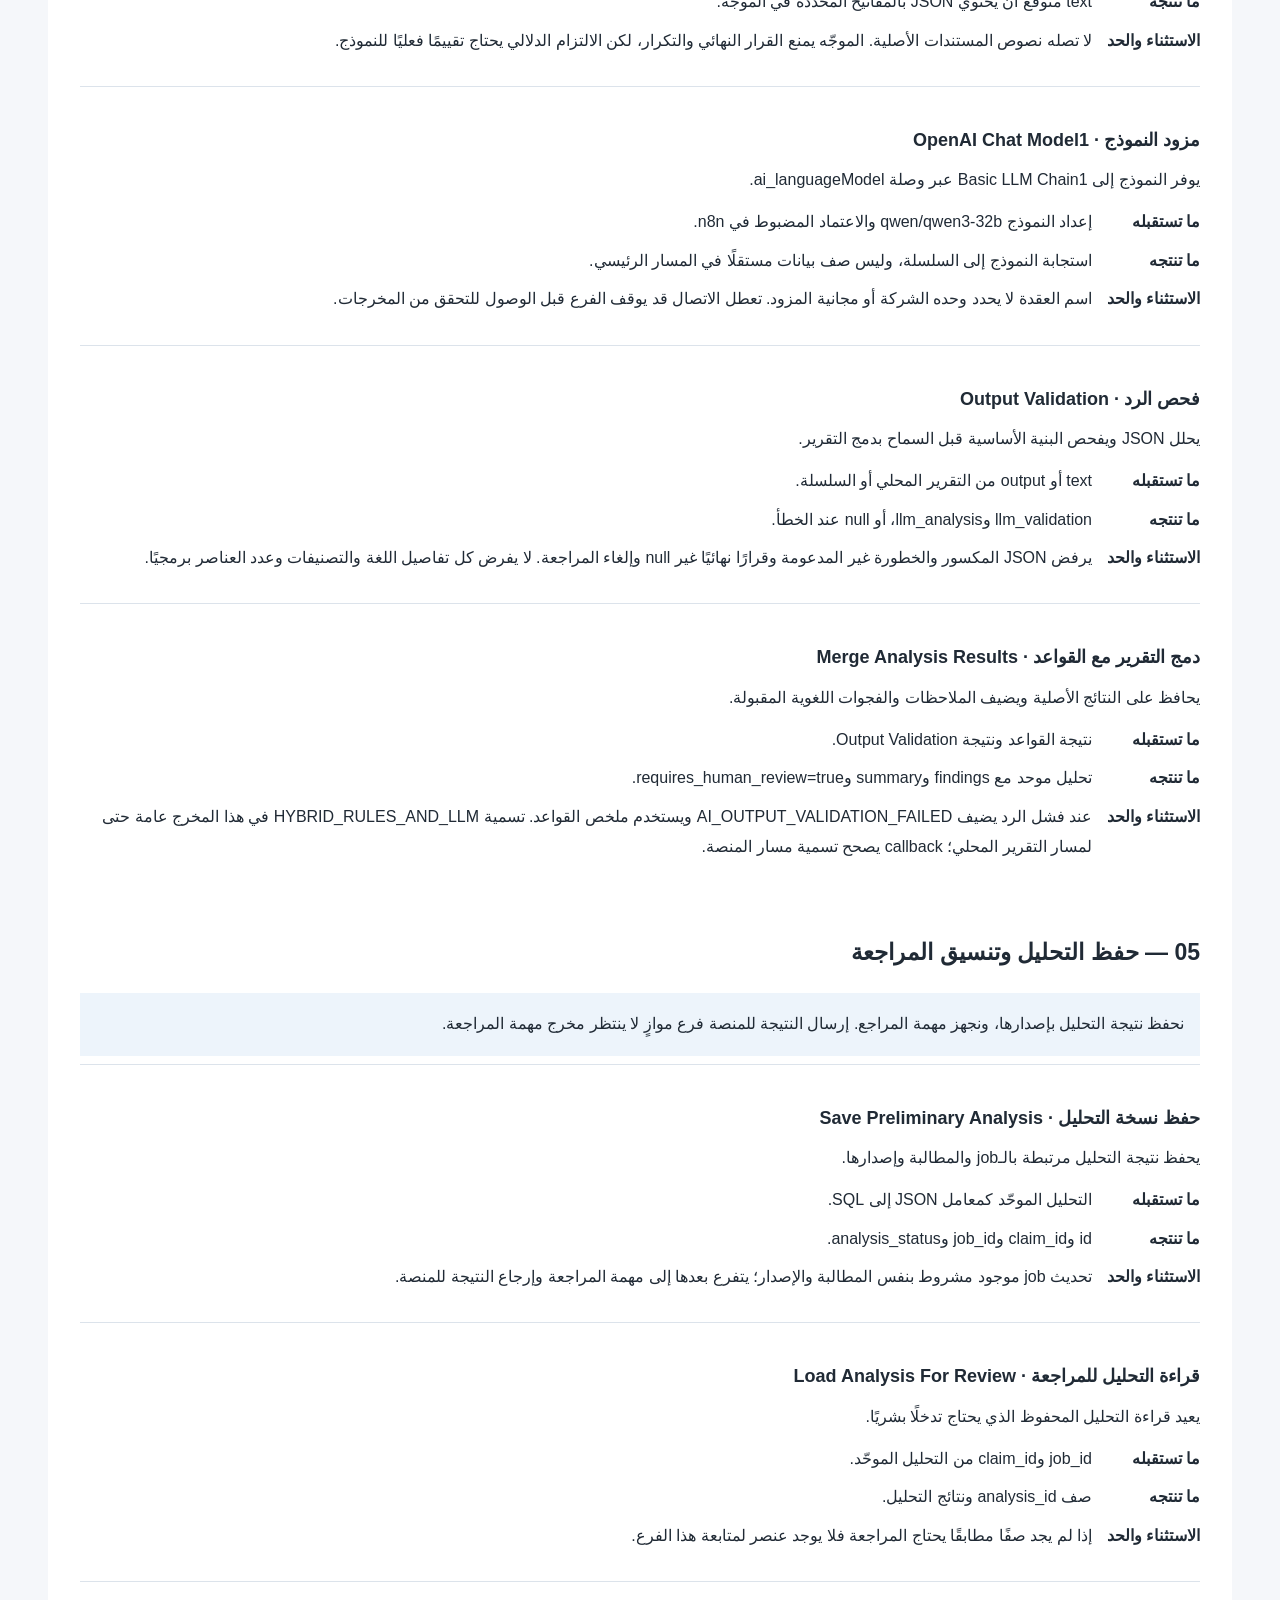
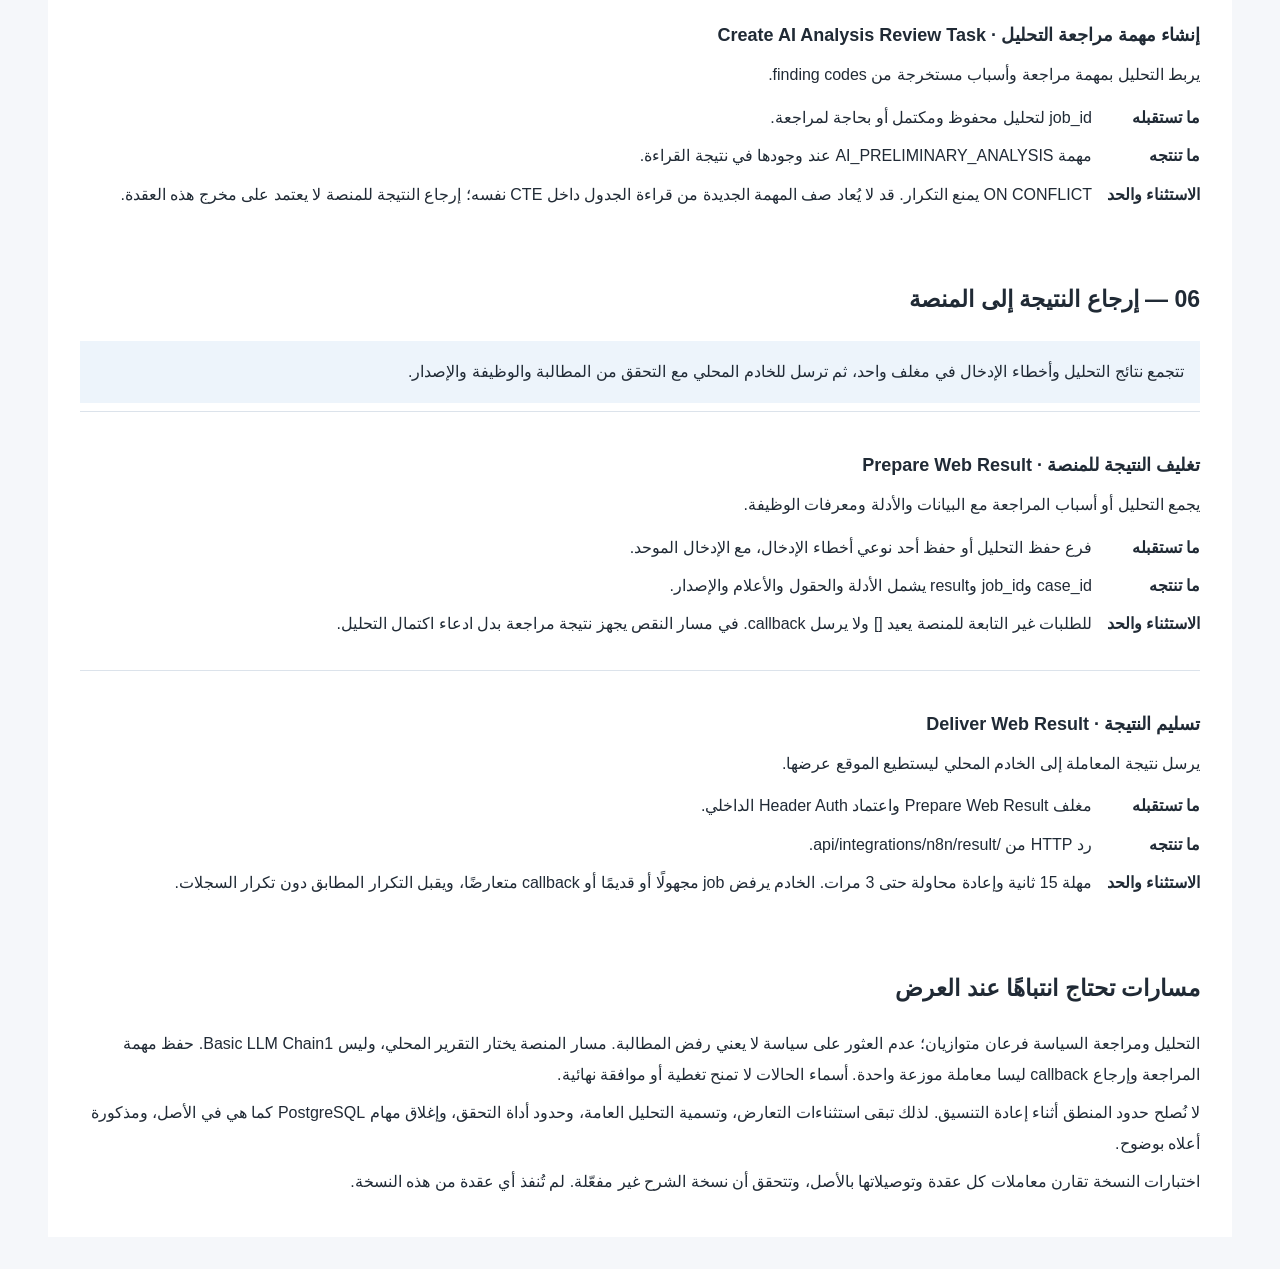
<file: docs/WORKFLOW_GUIDE_AR.html>
<!doctype html><html lang="ar" dir="rtl"><meta charset="utf-8"><meta name="viewport" content="width=device-width,initial-scale=1"><title>شرح وركفلو التأمين</title><style>body{font-family:Segoe UI,Tahoma,Arial,sans-serif;color:#202a35;background:#f5f7fa;line-height:1.9;margin:0}main{max-width:1120px;margin:32px auto;padding:32px;background:white}h1{font-size:28px}h2{font-size:23px;margin-top:38px}h3{font-size:18px;margin-bottom:6px}p{margin:8px 0}a{color:#185e9b}code,bdi{direction:ltr;unicode-bidi:isolate}code{overflow-wrap:anywhere}article{border-top:1px solid #dce3eb;padding:18px 0}dl{display:grid;grid-template-columns:100px 1fr;gap:8px;margin:12px 0}dt{font-weight:600}dd{margin:0}nav{display:flex;flex-wrap:wrap;gap:14px}.notice{background:#fff3d5;padding:16px}.summary{background:#edf4fb;padding:16px}table{width:100%;border-collapse:collapse}td,th{border-bottom:1px solid #dce3eb;text-align:right;padding:10px;vertical-align:top}@media(max-width:700px){main{margin:0;padding:18px}dl{grid-template-columns:1fr}}@media print{body{background:white}main{margin:0;padding:0}article{break-inside:avoid}a{color:inherit}nav{display:none}}</style><main><h1>رحلة المطالبة داخل n8n — ستة أقسام واضحة</h1><p>من استقبال الطلب إلى حفظ الأدلة والنتيجة ومراجعتها. هذا شرح للرسم الموجود فعلًا، وليس وصفًا لوظائف لم تُنفّذ.</p><p class="notice">الوركفلو الأصلي محفوظ. نسخة الشرح غير مفعّلة ولا تُنشر بجانب الأصل لأن مسارات Webhook نفسها موجودة فيها.</p><p><a href="http://localhost:5678/workflow/twp5T9wAHIFHFsJs">فتح الأصل</a> · <a href="http://localhost:5678/workflow/6711e34d242f4052">فتح نسخة الشرح في n8n</a> · <a href="PLATFORM_CONNECTION_AR.html">كيف تتصل المنصة؟</a> · <a href="LAYOUT_PREVIEW.html">معاينة توزيع الأقسام</a></p><nav><a href="#group01">01 — الاستقبال وتدقيق المطالبة</a><a href="#group02">02 — التحقق من السياسة ومنع تكرار المراجعة</a><a href="#group03">03 — تجهيز حزمة التحليل وفحصها</a><a href="#group04">04 — التحليل الأولي واختيار المسار</a><a href="#group05">05 — حفظ التحليل وتنسيق المراجعة</a><a href="#group06">06 — إرجاع النتيجة إلى المنصة</a></nav><p>كل خلفية مرقمة تجمع العقد التابعة لها. عقد المراجعة أسفل المسار الأساسي. الملاحظات التفصيلية أسفل الرسم لا تغطي التوصيلات.</p><section id="group01"><h2>01 — الاستقبال وتدقيق المطالبة</h2><p class="summary">تدخل المطالبة من المنصة أو المدخل القديم، ثم توحّد وتُفحص. الصحيح يُحفظ، والناقص يتحول إلى مهمة مراجعة.</p><article><h3>الإدخال القديم · <bdi>Webhook</bdi></h3><p>يستقبل طلب المطالبة بالطريقة القديمة ثم يمرره للتوحيد.</p><dl><dt>ما تستقبله</dt><dd>POST JSON بمغلف المطالبة وclaim_data.</dd><dt>ما تنتجه</dt><dd>طلب Webhook يحتوي body.</dd><dt>الاستثناء والحد</dt><dd>المسار insurance-claim-intake بلا headerAuth في الإعداد الحالي؛ ليس رابط المنصة الجديد.</dd></dl></article><article><h3>باب المنصة · <bdi>Web App Intake</bdi></h3><p>يستقبل الطلب الذي يجهزه الخادم المحلي بعد رفع المستندات واستخراج النص.</p><dl><dt>ما تستقبله</dt><dd>JSON من المنصة مع Authorization داخلي وcase_id وjob_id والإصدار والأدلة.</dd><dt>ما تنتجه</dt><dd>body يذهب إلى Normalize Webhook Input.</dd><dt>الاستثناء والحد</dt><dd>المسار insurance-web-intake محمي باعتماد Header Auth؛ الطلب بلا الرمز الصحيح لا يدخل المسار.</dd></dl></article><article><h3>توحيد البيانات · <bdi>Normalize Webhook Input</bdi></h3><p>يفرد محتوى body ليصبح نفس شكل الإدخال لبقية العقد.</p><dl><dt>ما تستقبله</dt><dd>body من أحد Webhook.</dd><dt>ما تنتجه</dt><dd>حقول المطالبة في جذر العنصر مع web_integration.</dd><dt>الاستثناء والحد</dt><dd>يقبل علامة مسار المنصة فقط عندما تكون Web App Intake هي التي نُفذت؛ لا يكفي إرسال العلامة في الإدخال القديم.</dd></dl></article><article><h3>تدقيق المطالبة · <bdi>Validate Claim Data</bdi></h3><p>يفحص اكتمال المغلف والحقول الأساسية ويضيف نتيجة تدقيق واضحة.</p><dl><dt>ما تستقبله</dt><dd>معرّفات الحدث والمطالبة ونسختها وclaim_data.</dd><dt>ما تنتجه</dt><dd>نفس البيانات مع validation وmissing_fields وwarnings.</dd><dt>الاستثناء والحد</dt><dd>يتحقق من الإصدار ونوع الحدث وصيغة التاريخ وصحته التقويمية؛ النقص أو التحذير يفرض المراجعة ولا يصدر قبولًا للمطالبة.</dd></dl></article><article><h3>توجيه نتيجة التدقيق · <bdi>Check Claim Validation</bdi></h3><p>يقرأ نتيجة التحقق ويفصل المسار الصحيح عن مسار استكمال البيانات.</p><dl><dt>ما تستقبله</dt><dd>validation.valid.</dd><dt>ما تنتجه</dt><dd>True إلى Prepare Verified Intake؛ False إلى Prepare Human Review.</dd><dt>الاستثناء والحد</dt><dd>False ليس رفض مطالبة؛ هو طلب تصحيح أو استكمال.</dd></dl></article><article><h3>تجهيز الإدخال الصحيح · <bdi>Prepare Verified Intake</bdi></h3><p>يجهز حدث مطالبة تم تدقيق إدخالها قبل الحفظ.</p><dl><dt>ما تستقبله</dt><dd>مطالبة اجتازت التحقق.</dd><dt>ما تنتجه</dt><dd>claim.intake_validated وclaim_data ومعرّفات التتبع.</dd><dt>الاستثناء والحد</dt><dd>persistence_status يبقى NOT_PERSISTED هنا؛ هذه العقدة لا تكتب في القاعدة.</dd></dl></article><article><h3>حفظ المطالبة · <bdi>Save Claim to PostgreSQL</bdi></h3><p>يحفظ سجل المطالبة الأولي ويُخرج معرفه للاستمرار.</p><dl><dt>ما تستقبله</dt><dd>claim_data تُمرر كمعامل JSON إلى SQL.</dd><dt>ما تنتجه</dt><dd>id وclaim_number وstatus وcreated_at.</dd><dt>الاستثناء والحد</dt><dd>عند تكرار claim_number ينفذ تحديثًا لا يغيّر البيانات الأساسية، لإرجاع صف بدل توقف المسار؛ تصحيحات الإصدارات لا تُستبدل هنا في سجل claims القديم.</dd></dl></article><article><h3>طلب استكمال البيانات · <bdi>Prepare Human Review</bdi></h3><p>يحوّل الحقول الناقصة والتحذيرات إلى أسباب مراجعة مفهومة.</p><dl><dt>ما تستقبله</dt><dd>نتيجة Validate Claim Data غير الصالحة.</dd><dt>ما تنتجه</dt><dd>DATA_VALIDATION مع job_id وclaim_version وreview_reasons.</dd><dt>الاستثناء والحد</dt><dd>لا يُغيّر حالة مطالبة تأمينية نهائية؛ يجهز المهمة فقط.</dd></dl></article><article><h3>حفظ مراجعة النقص · <bdi>Save Data Validation Review</bdi></h3><p>يحفظ طلب مراجعة البيانات ثم يسمح بتجهيز نتيجة للمنصة.</p><dl><dt>ما تستقبله</dt><dd>طلب DATA_VALIDATION.</dd><dt>ما تنتجه</dt><dd>صف مراجعة مع CREATED أو ALREADY_EXISTS.</dd><dt>الاستثناء والحد</dt><dd>القيد (job_id, review_type) يمنع الإدخال المكرر؛ لا يغطي وحده كل اختلاف محتوى أو سباق متزامن.</dd></dl></article></section><section id="group02"><h2>02 — التحقق من السياسة ومنع تكرار المراجعة</h2><p class="summary">نبحث عن سجل الوثيقة ونقرأ صلاحية التحقق. عند وجود مشكلة نمنع حفظ مهمة متكررة أو متعارضة، وبالتوازي نجهز التحليل.</p><article><h3>تجهيز استعلام الوثيقة · <bdi>Prepare Policy Verification Request</bdi></h3><p>يأخذ رقم الوثيقة وتاريخ الحادث من الإدخال الموحد.</p><dl><dt>ما تستقبله</dt><dd>claim_data ومعرف المطالبة والنسخة.</dd><dt>ما تنتجه</dt><dd>طلب تحقق برقم الوثيقة ومعرّف job خاص بالسياسة.</dd><dt>الاستثناء والحد</dt><dd>طلبات المنصة تضيف رقم الإصدار إلى job؛ التحقق والتغطية يبدأان UNVERIFIED.</dd></dl></article><article><h3>البحث عن الوثيقة · <bdi>Lookup Insurance Policy</bdi></h3><p>يبحث عن رقم الوثيقة في جدول policies بدل الاعتماد على ملف مرفوع وحده.</p><dl><dt>ما تستقبله</dt><dd>policy_number كمعامل SQL.</dd><dt>ما تنتجه</dt><dd>سجل الوثيقة إن وجد، أو صف يحمل policy_found=false.</dd><dt>الاستثناء والحد</dt><dd>LEFT JOIN يُبقي المخرج موجودًا عند غياب السياسة؛ عدم العثور لا يثبت عدم وجود وثيقة في الواقع.</dd></dl></article><article><h3>قراءة حالة الوثيقة · <bdi>Evaluate Policy Verification</bdi></h3><p>يقارن الحالة وتوثيق المصدر وتاريخ الحادث بفترة الوثيقة.</p><dl><dt>ما تستقبله</dt><dd>طلب التحقق وصف policies.</dd><dt>ما تنتجه</dt><dd>policy_found وdate_check وreview_reasons وrequires_human_review.</dd><dt>الاستثناء والحد</dt><dd>لا يحوّل ACTIVE أو تاريخ داخل الفترة إلى تغطية مؤكدة؛ تبقى coverage_status وevidence_status غير متحققتين.</dd></dl></article><article><h3>توجيه مراجعة الوثيقة · <bdi>Check Policy Review Required</bdi></h3><p>يفتح مسار مهمة السياسة عندما توجد أسباب تستدعي التدخل.</p><dl><dt>ما تستقبله</dt><dd>requires_human_review.</dd><dt>ما تنتجه</dt><dd>True إلى Prepare Policy Human Review.</dd><dt>الاستثناء والحد</dt><dd>مسار False لا يضيف مهمة هنا. تجهيز التحليل متصل أيضًا مباشرة بـEvaluate Policy Verification ويعمل كفرع موازٍ.</dd></dl></article><article><h3>صياغة أسباب مراجعة السياسة · <bdi>Prepare Policy Human Review</bdi></h3><p>يجمع معرّفات المطالبة وحالة الوثيقة والأسباب في مهمة واحدة.</p><dl><dt>ما تستقبله</dt><dd>مخرج Evaluate Policy Verification.</dd><dt>ما تنتجه</dt><dd>POLICY_VERIFICATION بحالة PENDING.</dd><dt>الاستثناء والحد</dt><dd>المهمة لا تثبت التغطية ولا تغيّر حالة المطالبة النهائية.</dd></dl></article><article><h3>كشف المهمة والتعارض · <bdi>Check Review Task Conflict</bdi></h3><p>يفحص إن كانت المهمة موجودة، وهل تختلف بياناتها عن الطلب الحالي.</p><dl><dt>ما تستقبله</dt><dd>claim_id وclaim_version وjob_id والسياسة والأسباب.</dd><dt>ما تنتجه</dt><dd>task_exists وdata_conflict.</dd><dt>الاستثناء والحد</dt><dd>يفصل التكرار المطابق عن اختلاف المحتوى؛ هو فحص قبل الحفظ وليس بديلًا عن القيد الفريد.</dd></dl></article><article><h3>إيقاف التعارض · <bdi>Is Review Task Conflict</bdi></h3><p>يفصل تعارض المهمة عن المسار الذي يمكن متابعته بأمان.</p><dl><dt>ما تستقبله</dt><dd>data_conflict.</dd><dt>ما تنتجه</dt><dd>False إلى Is Review Task New?؛ True يتوقف في هذا الفرع.</dd><dt>الاستثناء والحد</dt><dd>فرع التعارض لا يحفظ ولا يرسل تنبيهًا مستقلًا للمنصة في الرسم الحالي؛ لا نختلق له معالجة إضافية في نسخة الشرح.</dd></dl></article><article><h3>تمييز الجديد من المكرر · <bdi>Is Review Task New?</bdi></h3><p>يسمح بحفظ مهمة لم تكن موجودة فقط.</p><dl><dt>ما تستقبله</dt><dd>task_exists.</dd><dt>ما تنتجه</dt><dd>المهمة الجديدة إلى Save Policy Review Task.</dd><dt>الاستثناء والحد</dt><dd>المهمة الموجودة لا تُنشأ ثانية، ولا تُفتح مهمة محلولة تلقائيًا من هذه العقدة.</dd></dl></article><article><h3>حفظ مراجعة السياسة · <bdi>Save Policy Review Task</bdi></h3><p>يحفظ مهمة POLICY_VERIFICATION مع ربطها بالمطالبة والإصدار.</p><dl><dt>ما تستقبله</dt><dd>طلب Prepare Policy Human Review.</dd><dt>ما تنتجه</dt><dd>معرف المهمة وحالتها وCREATED أو ALREADY_EXISTS.</dd><dt>الاستثناء والحد</dt><dd>ON CONFLICT يمنع تكرار المفتاح؛ هذا الفرع ينتهي هنا ولا يغلق المهمة من الواجهة.</dd></dl></article></section><section id="group03"><h2>03 — تجهيز حزمة التحليل وفحصها</h2><p class="summary">نجمع سياق الحادث ونتيجة السياسة. الحزمة الصحيحة تذهب للقواعد، والخطأ يُحفظ كمراجعة ويرجع للمنصة.</p><article><h3>تجميع مدخل التحليل · <bdi>Prepare AI Analysis Request</bdi></h3><p>يجمع بيانات المطالبة ونتيجة التحقق من السياسة للتحليل الأولي.</p><dl><dt>ما تستقبله</dt><dd>الإدخال الموحد ومخرج Evaluate Policy Verification.</dd><dt>ما تنتجه</dt><dd>معرّفات AI job وبيانات الحادث وpolicy_verification.</dd><dt>الاستثناء والحد</dt><dd>طلبات المنصة تحتفظ بالإصدار في job. لا تتضمن هذه الحزمة نصوص المستندات الأصلية للنموذج.</dd></dl></article><article><h3>فحص حزمة التحليل · <bdi>Validate AI Analysis Input</bdi></h3><p>يتأكد من الحقول النصية والتاريخ والنسخة وبنية نتيجة السياسة.</p><dl><dt>ما تستقبله</dt><dd>حزمة Prepare AI Analysis Request.</dd><dt>ما تنتجه</dt><dd>نفس الحزمة مع input_validation.valid وerrors.</dd><dt>الاستثناء والحد</dt><dd>يرفض وصف حادث أطول من 10000 حرف، وتاريخًا غير صالح أو أنواعًا مفقودة؛ لا يرسلها إلى التحليل.</dd></dl></article><article><h3>توجيه مدخل التحليل · <bdi>Is AI Input Valid?</bdi></h3><p>يفصل حزمة التحليل الصحيحة عن الحزمة التي تحتاج تصحيحًا.</p><dl><dt>ما تستقبله</dt><dd>input_validation.valid.</dd><dt>ما تنتجه</dt><dd>True إلى Preliminary Analysis Engine؛ False إلى Prepare AI Input Review.</dd><dt>الاستثناء والحد</dt><dd>مسار الخطأ يحفظ مراجعة، وليس تحليلًا ناجحًا صامتًا.</dd></dl></article><article><h3>صياغة خطأ التحليل · <bdi>Prepare AI Input Review</bdi></h3><p>يحوّل أخطاء الحزمة إلى أسباب مراجعة محددة.</p><dl><dt>ما تستقبله</dt><dd>input_validation.errors ومعرّفات المطالبة.</dd><dt>ما تنتجه</dt><dd>AI_INPUT_VALIDATION بحالة PENDING.</dd><dt>الاستثناء والحد</dt><dd>يبقي human review مطلوبًا ولا يحاول تخمين الحقول الناقصة.</dd></dl></article><article><h3>حفظ مراجعة مدخل التحليل · <bdi>Save AI Input Review Task</bdi></h3><p>يحفظ أخطاء المدخل ويتيح تجهيز نتيجة مراجعة للمنصة.</p><dl><dt>ما تستقبله</dt><dd>طلب AI_INPUT_VALIDATION.</dd><dt>ما تنتجه</dt><dd>مهمة جديدة أو ALREADY_EXISTS.</dd><dt>الاستثناء والحد</dt><dd>منع التكرار يعتمد على job_id وreview_type؛ النتيجة تظل بحاجة لتصحيح.</dd></dl></article></section><section id="group04"><h2>04 — التحليل الأولي واختيار المسار</h2><p class="summary">القواعد أولًا، ثم تقرير محلي للمنصة أو نموذج للمسار البديل. لا يدمج أي رد قبل التحقق من بنيته، وتظل المراجعة البشرية إلزامية.</p><article><h3>التحليل بالقواعد · <bdi>Preliminary Analysis Engine</bdi></h3><p>يراجع حالة الوثيقة والتواريخ ووصف الحادث ويجمع الفجوات.</p><dl><dt>ما تستقبله</dt><dd>حزمة تحليل صالحة وpolicy_verification.</dd><dt>ما تنتجه</dt><dd>claim_context وfindings وmissing_information وتحليل أولي.</dd><dt>الاستثناء والحد</dt><dd>كل تحليل يحتاج مراجعة بشرية؛ COMPLETED تعني اكتمال الفحص فقط وfinal_claim_decision=null.</dd></dl></article><article><h3>اختيار طريقة التحليل · <bdi>Use Free Local Analysis</bdi></h3><p>يقرأ علامة الطلب ليحافظ على مسار المنصة المحلي المجاني.</p><dl><dt>ما تستقبله</dt><dd>web_integration من Normalize Webhook Input.</dd><dt>ما تنتجه</dt><dd>True إلى Local Advisory Analysis؛ False إلى Basic LLM Chain1.</dd><dt>الاستثناء والحد</dt><dd>الاختيار ليس فحص جودة؛ الطلبات القديمة قد تمر بالنموذج الخارجي حسب الاعتماد المضبوط.</dd></dl></article><article><h3>التقرير المحلي · <bdi>Local Advisory Analysis</bdi></h3><p>يحوّل document_flags إلى ملاحظات تقرير ويضيف أسئلة مراجعة دون نموذج خارجي.</p><dl><dt>ما تستقبله</dt><dd>نتيجة القواعد وعلامات المستندات من إدخال المنصة.</dd><dt>ما تنتجه</dt><dd>text يحتوي JSON متوافقًا مع أداة التحقق.</dd><dt>الاستثناء والحد</dt><dd>هذا تحويل قواعد وعلامات، وليس فهمًا عامًا لكل مستند. يبقى القرار النهائي null.</dd></dl></article><article><h3>التقرير اللغوي البديل · <bdi>Basic LLM Chain1</bdi></h3><p>يطلب من النموذج تقريرًا عربيًا يشرح النتائج ويضيف توضيحات مسندة.</p><dl><dt>ما تستقبله</dt><dd>claim_context وpolicy_verification ونتائج القواعد.</dd><dt>ما تنتجه</dt><dd>text متوقع أن يحتوي JSON بالمفاتيح المحددة في الموجّه.</dd><dt>الاستثناء والحد</dt><dd>لا تصله نصوص المستندات الأصلية. الموجّه يمنع القرار النهائي والتكرار، لكن الالتزام الدلالي يحتاج تقييمًا فعليًا للنموذج.</dd></dl></article><article><h3>مزود النموذج · <bdi>OpenAI Chat Model1</bdi></h3><p>يوفر النموذج إلى Basic LLM Chain1 عبر وصلة ai_languageModel.</p><dl><dt>ما تستقبله</dt><dd>إعداد النموذج qwen/qwen3-32b والاعتماد المضبوط في n8n.</dd><dt>ما تنتجه</dt><dd>استجابة النموذج إلى السلسلة، وليس صف بيانات مستقلًا في المسار الرئيسي.</dd><dt>الاستثناء والحد</dt><dd>اسم العقدة لا يحدد وحده الشركة أو مجانية المزود. تعطل الاتصال قد يوقف الفرع قبل الوصول للتحقق من المخرجات.</dd></dl></article><article><h3>فحص الرد · <bdi>Output Validation</bdi></h3><p>يحلل JSON ويفحص البنية الأساسية قبل السماح بدمج التقرير.</p><dl><dt>ما تستقبله</dt><dd>text أو output من التقرير المحلي أو السلسلة.</dd><dt>ما تنتجه</dt><dd>llm_validation وllm_analysis، أو null عند الخطأ.</dd><dt>الاستثناء والحد</dt><dd>يرفض JSON المكسور والخطورة غير المدعومة وقرارًا نهائيًا غير null وإلغاء المراجعة. لا يفرض كل تفاصيل اللغة والتصنيفات وعدد العناصر برمجيًا.</dd></dl></article><article><h3>دمج التقرير مع القواعد · <bdi>Merge Analysis Results</bdi></h3><p>يحافظ على النتائج الأصلية ويضيف الملاحظات والفجوات اللغوية المقبولة.</p><dl><dt>ما تستقبله</dt><dd>نتيجة القواعد ونتيجة Output Validation.</dd><dt>ما تنتجه</dt><dd>تحليل موحد مع findings وsummary وrequires_human_review=true.</dd><dt>الاستثناء والحد</dt><dd>عند فشل الرد يضيف AI_OUTPUT_VALIDATION_FAILED ويستخدم ملخص القواعد. تسمية HYBRID_RULES_AND_LLM في هذا المخرج عامة حتى لمسار التقرير المحلي؛ callback يصحح تسمية مسار المنصة.</dd></dl></article></section><section id="group05"><h2>05 — حفظ التحليل وتنسيق المراجعة</h2><p class="summary">نحفظ نتيجة التحليل بإصدارها، ونجهز مهمة المراجع. إرسال النتيجة للمنصة فرع موازٍ لا ينتظر مخرج مهمة المراجعة.</p><article><h3>حفظ نسخة التحليل · <bdi>Save Preliminary Analysis</bdi></h3><p>يحفظ نتيجة التحليل مرتبطة بالـjob والمطالبة وإصدارها.</p><dl><dt>ما تستقبله</dt><dd>التحليل الموحّد كمعامل JSON إلى SQL.</dd><dt>ما تنتجه</dt><dd>id وclaim_id وjob_id وanalysis_status.</dd><dt>الاستثناء والحد</dt><dd>تحديث job موجود مشروط بنفس المطالبة والإصدار؛ يتفرع بعدها إلى مهمة المراجعة وإرجاع النتيجة للمنصة.</dd></dl></article><article><h3>قراءة التحليل للمراجعة · <bdi>Load Analysis For Review</bdi></h3><p>يعيد قراءة التحليل المحفوظ الذي يحتاج تدخلًا بشريًا.</p><dl><dt>ما تستقبله</dt><dd>job_id وclaim_id من التحليل الموحّد.</dd><dt>ما تنتجه</dt><dd>صف analysis_id ونتائج التحليل.</dd><dt>الاستثناء والحد</dt><dd>إذا لم يجد صفًا مطابقًا يحتاج المراجعة فلا يوجد عنصر لمتابعة هذا الفرع.</dd></dl></article><article><h3>إنشاء مهمة مراجعة التحليل · <bdi>Create AI Analysis Review Task</bdi></h3><p>يربط التحليل بمهمة مراجعة وأسباب مستخرجة من finding codes.</p><dl><dt>ما تستقبله</dt><dd>job_id لتحليل محفوظ ومكتمل أو بحاجة لمراجعة.</dd><dt>ما تنتجه</dt><dd>مهمة AI_PRELIMINARY_ANALYSIS عند وجودها في نتيجة القراءة.</dd><dt>الاستثناء والحد</dt><dd>ON CONFLICT يمنع التكرار. قد لا يُعاد صف المهمة الجديدة من قراءة الجدول داخل CTE نفسه؛ إرجاع النتيجة للمنصة لا يعتمد على مخرج هذه العقدة.</dd></dl></article></section><section id="group06"><h2>06 — إرجاع النتيجة إلى المنصة</h2><p class="summary">تتجمع نتائج التحليل وأخطاء الإدخال في مغلف واحد، ثم ترسل للخادم المحلي مع التحقق من المطالبة والوظيفة والإصدار.</p><article><h3>تغليف النتيجة للمنصة · <bdi>Prepare Web Result</bdi></h3><p>يجمع التحليل أو أسباب المراجعة مع البيانات والأدلة ومعرفات الوظيفة.</p><dl><dt>ما تستقبله</dt><dd>فرع حفظ التحليل أو حفظ أحد نوعي أخطاء الإدخال، مع الإدخال الموحد.</dd><dt>ما تنتجه</dt><dd>case_id وjob_id وresult يشمل الأدلة والحقول والأعلام والإصدار.</dd><dt>الاستثناء والحد</dt><dd>للطلبات غير التابعة للمنصة يعيد [] ولا يرسل callback. في مسار النقص يجهز نتيجة مراجعة بدل ادعاء اكتمال التحليل.</dd></dl></article><article><h3>تسليم النتيجة · <bdi>Deliver Web Result</bdi></h3><p>يرسل نتيجة المعاملة إلى الخادم المحلي ليستطيع الموقع عرضها.</p><dl><dt>ما تستقبله</dt><dd>مغلف Prepare Web Result واعتماد Header Auth الداخلي.</dd><dt>ما تنتجه</dt><dd>رد HTTP من /api/integrations/n8n/result.</dd><dt>الاستثناء والحد</dt><dd>مهلة 15 ثانية وإعادة محاولة حتى 3 مرات. الخادم يرفض job مجهولًا أو قديمًا أو callback متعارضًا، ويقبل التكرار المطابق دون تكرار السجلات.</dd></dl></article></section><h2>مسارات تحتاج انتباهًا عند العرض</h2><p>التحليل ومراجعة السياسة فرعان متوازيان؛ عدم العثور على سياسة لا يعني رفض المطالبة. مسار المنصة يختار التقرير المحلي، وليس Basic LLM Chain1. حفظ مهمة المراجعة وإرجاع callback ليسا معاملة موزعة واحدة. أسماء الحالات لا تمنح تغطية أو موافقة نهائية.</p><p>لا نُصلح حدود المنطق أثناء إعادة التنسيق. لذلك تبقى استثناءات التعارض، وتسمية التحليل العامة، وحدود أداة التحقق، وإغلاق مهام PostgreSQL كما هي في الأصل، ومذكورة أعلاه بوضوح.</p><p>اختبارات النسخة تقارن معاملات كل عقدة وتوصيلاتها بالأصل، وتتحقق أن نسخة الشرح غير مفعّلة. لم تُنفذ أي عقدة من هذه النسخة.</p></main></html>
</file>
<file: demo/review-center.css>
.queue-heading{display:flex;justify-content:space-between;align-items:start;gap:18px;flex-wrap:wrap;margin-bottom:20px}.queue-heading h2{margin-bottom:6px}.queue-help{font-size:14px;line-height:1.8;color:#626975;margin:0;max-width:65ch}.queue-tools{display:grid;grid-template-columns:minmax(180px,1fr) minmax(170px,.5fr) auto;gap:12px;align-items:end;margin:22px 0}.queue-tools input,.queue-tools select{width:100%;padding:12px;border:1px solid #dddfe5;background:#fff;border-radius:11px}.queue-row{display:grid;grid-template-columns:minmax(190px,.85fr) minmax(220px,1.2fr) auto;gap:26px;align-items:center;padding:22px 4px;border-top:1px solid var(--line)}.queue-client{font-size:17px;font-weight:650;overflow-wrap:anywhere}.queue-ref{color:#626c7b;font-size:13px;margin-top:6px;overflow-wrap:anywhere}.queue-reason{font-size:14px;line-height:1.8;margin:0}.queue-more{font-size:13px;color:#66758c;margin:5px 0 0}.queue-action{white-space:nowrap}.queue-empty{padding:44px 20px;text-align:center;color:#606a78;line-height:1.9}.queue-footer{display:flex;justify-content:space-between;gap:16px;flex-wrap:wrap;color:#66707e;font-size:13px;border-top:1px solid var(--line);padding-top:18px}.review-back{display:inline-block;margin-bottom:18px;padding:8px 0;border:0;background:transparent;color:#48638a;text-decoration:underline;transform:none!important}.review-resolution{margin-top:24px;padding:22px;background:#faf9f9;border:1px solid var(--line);border-radius:20px;line-height:1.9}.review-resolution textarea{width:100%;border:1px solid #d9dce2;border-radius:12px;padding:13px;background:white}.review-resolution .resolution-actions{display:flex;gap:12px;flex-wrap:wrap;margin-top:16px}.queue-error{padding:20px;background:#f7ebdd;border-radius:12px;line-height:1.8}.queue-tools label{font-size:13px;color:#626975;display:grid;gap:6px}@media(max-width:900px){.queue-row{grid-template-columns:1fr;gap:14px}.queue-action{justify-self:start}.queue-tools{grid-template-columns:1fr}.queue-client{font-size:16px}}@media(prefers-reduced-motion:reduce){.review-back{scroll-behavior:auto}}
</file>
